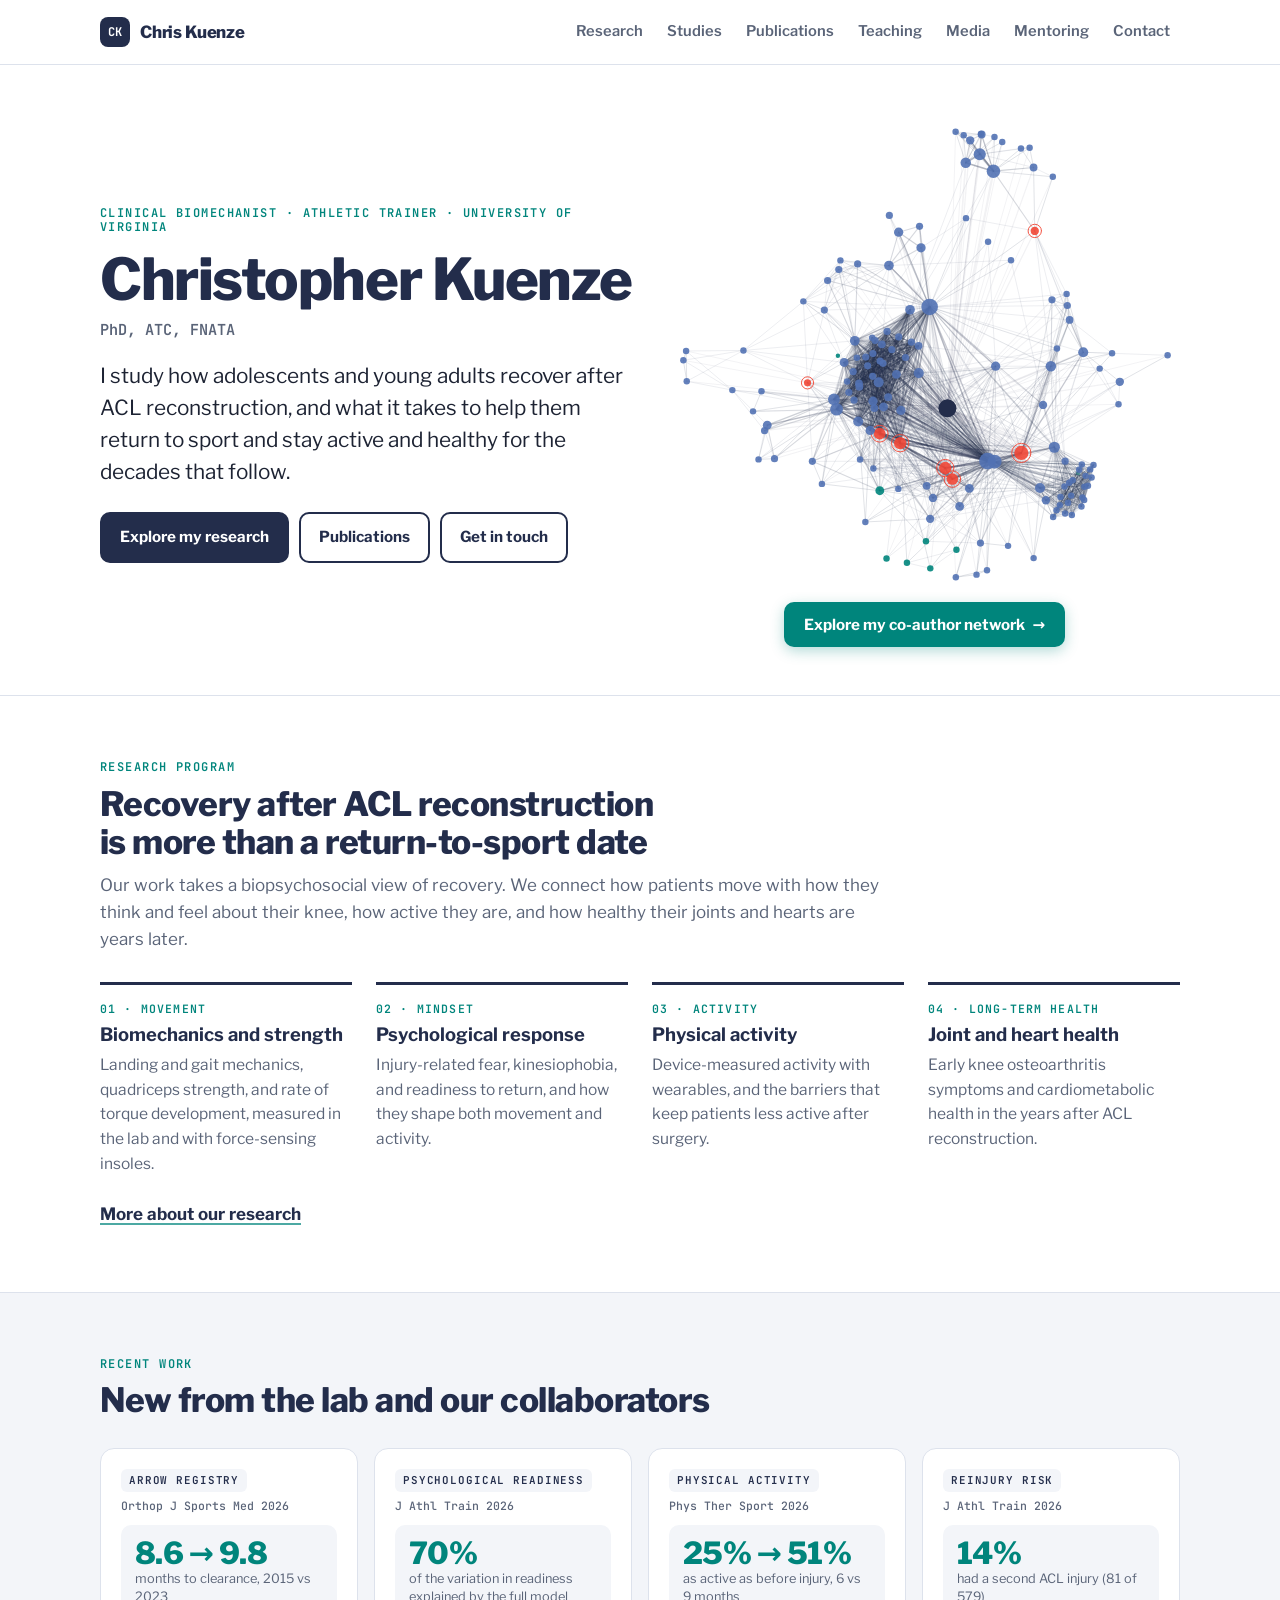
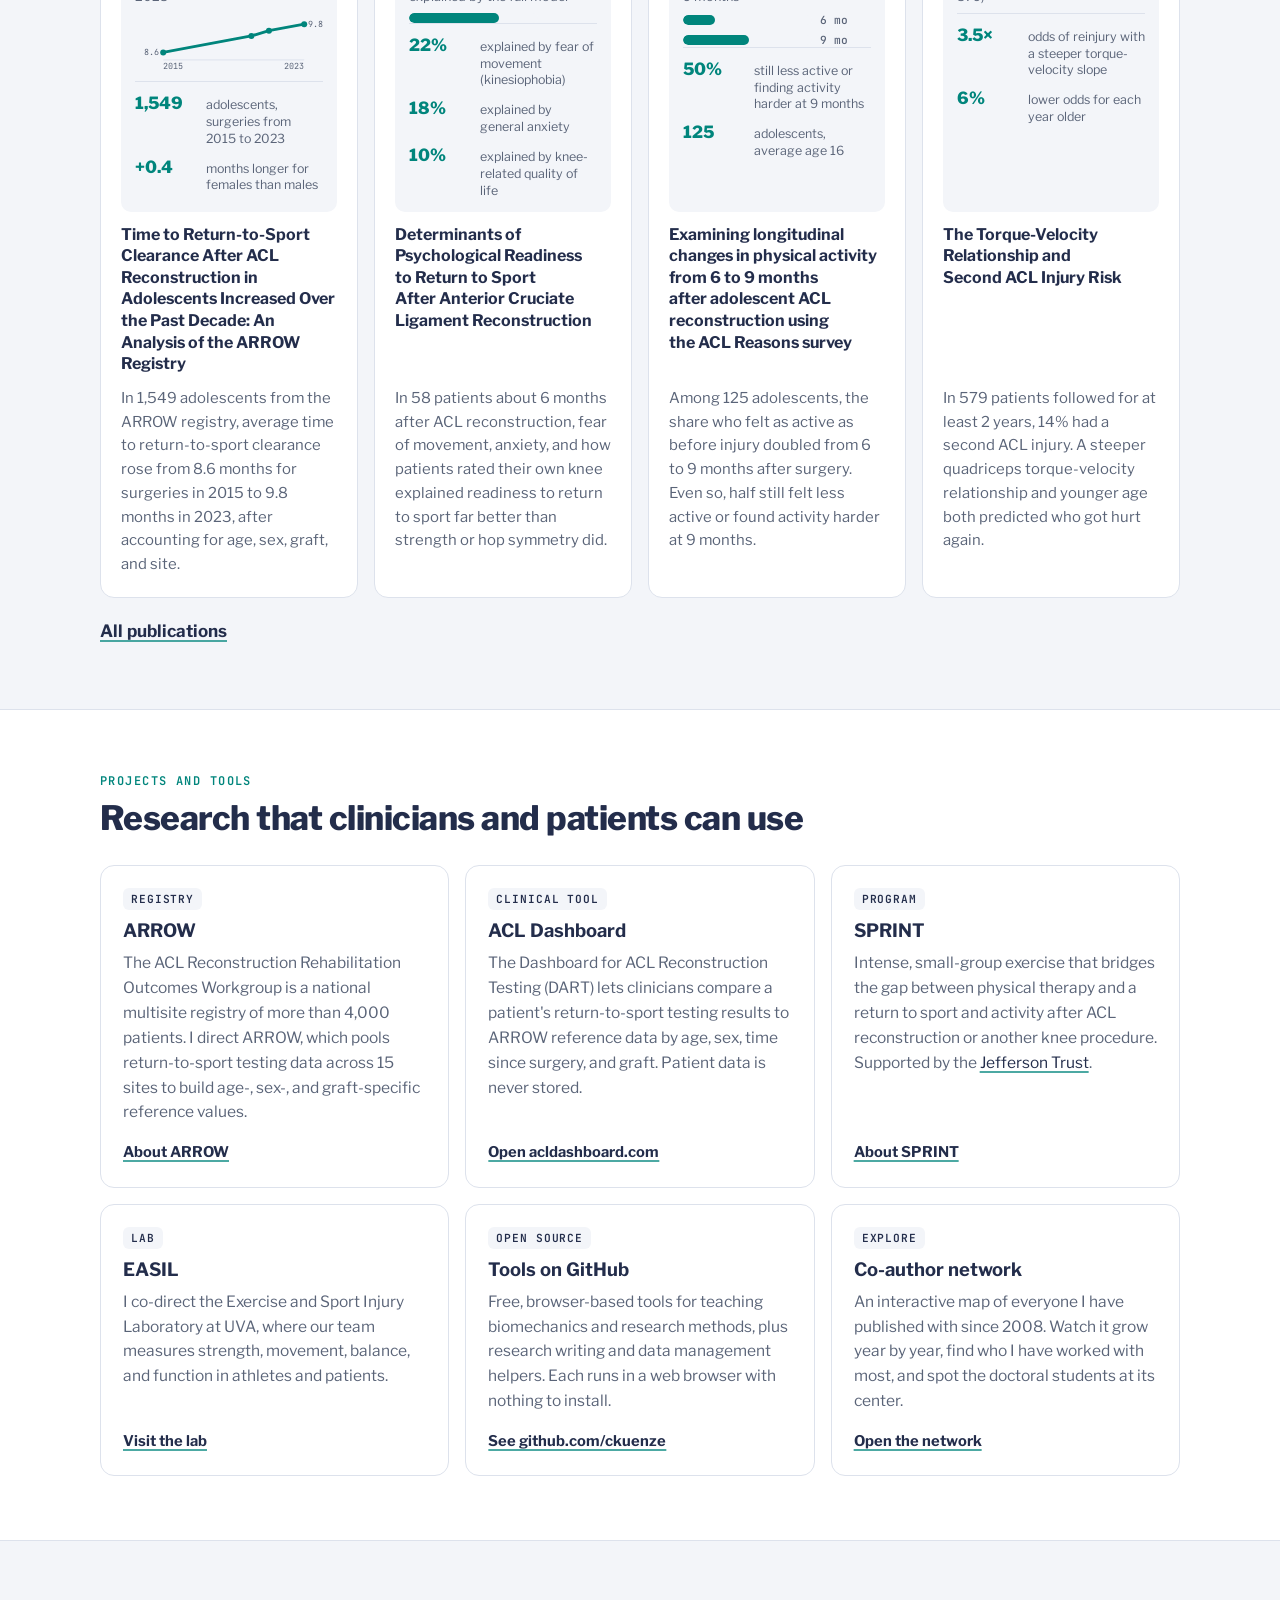
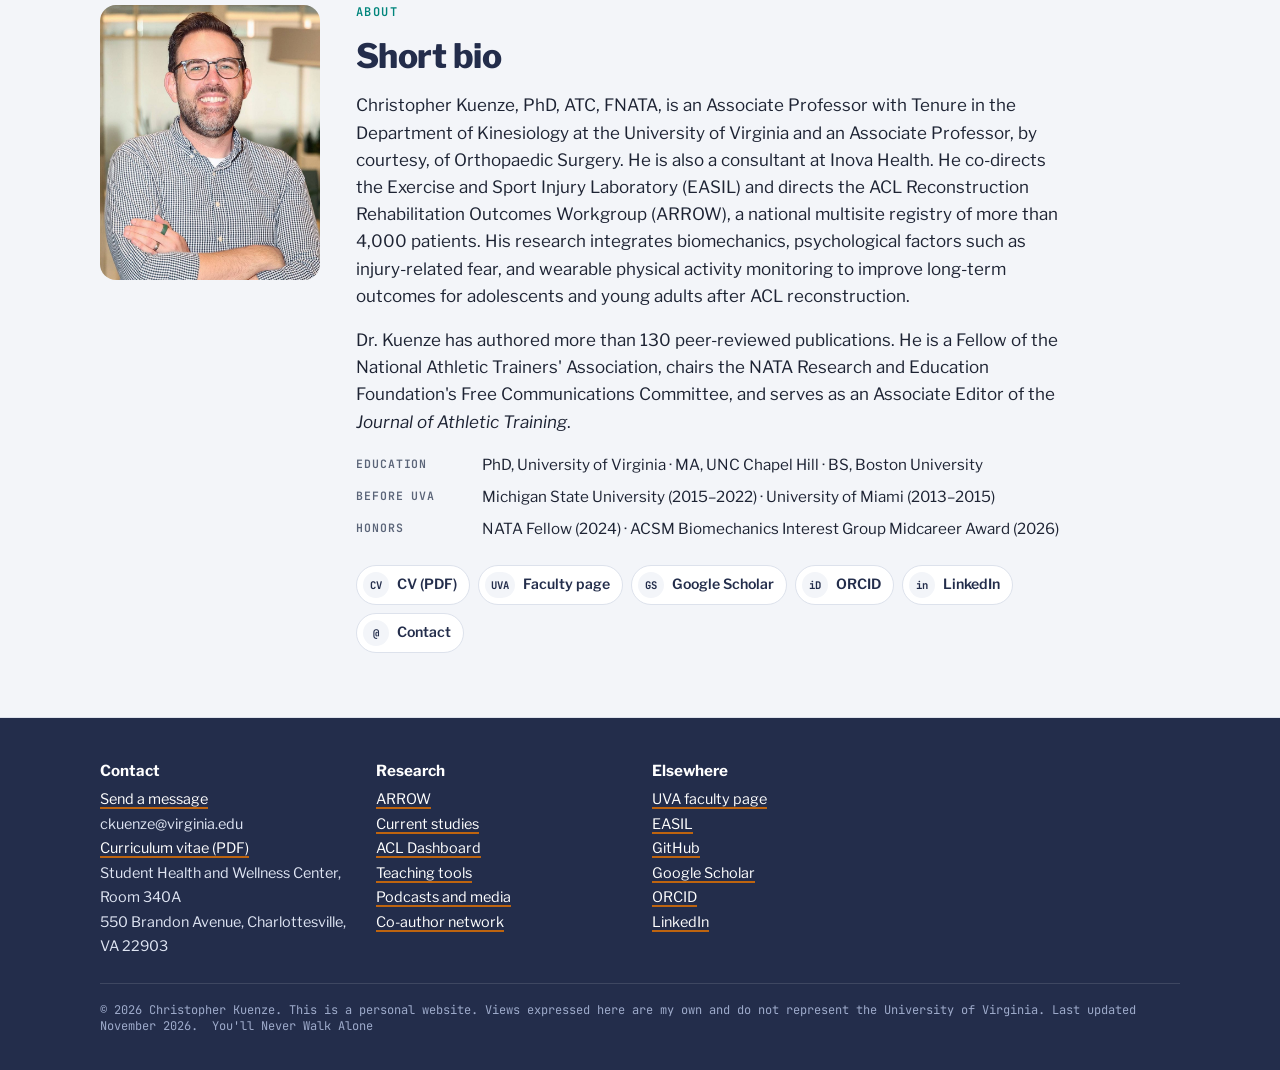
<file: index.html>
<!doctype html>
<html lang="en">
<head>
<meta charset="utf-8">
<meta name="viewport" content="width=device-width, initial-scale=1, viewport-fit=cover">
<title>Christopher Kuenze, PhD, ATC, FNATA</title>
<meta name="description" content="Christopher Kuenze studies recovery after ACL reconstruction at the University of Virginia, integrating biomechanics, psychological factors, and physical activity to improve long-term outcomes for young athletes.">
<meta property="og:title" content="Christopher Kuenze, PhD, ATC, FNATA">
<meta property="og:description" content="Research on recovery after ACL reconstruction: biomechanics, psychological readiness, physical activity, and long-term joint health.">
<meta property="og:type" content="website">
<meta property="og:url" content="https://chriskuenze.com/">
<meta property="og:site_name" content="Christopher Kuenze">
<meta property="og:image" content="https://chriskuenze.com/assets/og-image.png">
<meta property="og:image:width" content="1200">
<meta property="og:image:height" content="630">
<meta property="og:image:alt" content="Christopher Kuenze, PhD, ATC, FNATA. Recovery after ACL reconstruction.">
<meta name="twitter:card" content="summary_large_image">
<link rel="canonical" href="https://chriskuenze.com/">
<script type="application/ld+json">{"@context":"https://schema.org","@type":"Person","name":"Christopher Kuenze","honorificSuffix":"PhD, ATC, FNATA","url":"https://chriskuenze.com/","image":"https://chriskuenze.com/assets/headshot.jpg","jobTitle":"Associate Professor of Kinesiology","worksFor":{"@type":"CollegeOrUniversity","name":"University of Virginia"},"knowsAbout":["ACL reconstruction","Biomechanics","Return to sport","Physical activity","Psychological readiness","Knee osteoarthritis"],"sameAs":["https://orcid.org/0000-0001-9184-4636","https://scholar.google.com/citations?user=qaAtX5cAAAAJ","https://education.virginia.edu/about/directory/chris-kuenze","https://github.com/ckuenze","https://www.linkedin.com/in/chris-kuenze-a08b14a6/"]}</script>
<link rel="icon" href="assets/favicon.svg" type="image/svg+xml">
<link rel="preconnect" href="https://fonts.googleapis.com"><link rel="preconnect" href="https://fonts.gstatic.com" crossorigin>
<link rel="stylesheet" href="https://fonts.googleapis.com/css2?family=Libre+Franklin:wght@400;600;700;800&family=JetBrains+Mono:wght@500;600&display=swap">
<link rel="stylesheet" href="assets/site.css">
<script defer src="https://static.cloudflareinsights.com/beacon.min.js" data-cf-beacon='{"token": "7c189cdaad5f4b2d9b883b14133355eb"}'></script>
</head>
<body data-root="">
<header class="top">
  <div class="wrap">
    <a class="brand" href="./"><i>CK</i>Chris Kuenze</a>
    <nav class="nav" aria-label="Main">
      <a href="research.html">Research</a>
      <a href="studies.html">Studies</a>
      <a href="publications.html">Publications</a>
      <a href="teaching.html">Teaching</a>
      <a href="media.html">Media</a>
      <a href="mentoring.html">Mentoring</a>
      <a href="contact.html">Contact</a>
    </nav>
  </div>
</header>

<main>
  <section class="hero">
    <div class="wrap">
      <div>
        <div class="eyebrow">Clinical biomechanist · Athletic trainer · University of Virginia</div>
        <h1>Christopher Kuenze</h1>
        <div class="cred">PhD, ATC, FNATA</div>
        <p class="lede">I study how adolescents and young adults recover after ACL reconstruction, and what it takes to help them return to sport and stay active and healthy for the decades that follow.</p>
        <div class="btns">
          <a class="btn primary" href="research.html">Explore my research</a>
          <a class="btn" href="publications.html">Publications</a>
          <a class="btn" href="contact.html">Get in touch</a>
        </div>
      </div>
      <figure class="hero-art">
        <a href="network/" class="hero-art-link" aria-label="Explore my co-author network"><canvas id="constellation" aria-hidden="true"></canvas></a>
        <figcaption><a href="network/" class="net-cta">Explore my co-author network <span aria-hidden="true">→</span></a></figcaption>
      </figure>
    </div>
  </section>

  <section class="band">
    <div class="wrap">
      <div class="sec-head">
        <div class="eyebrow">Research program</div>
        <h2>Recovery after ACL reconstruction is more than a return-to-sport date</h2>
        <p class="muted">Our work takes a biopsychosocial view of recovery. We connect how patients move with how they think and feel about their knee, how active they are, and how healthy their joints and hearts are years later.</p>
      </div>
      <div class="grid four">
        <div class="theme"><div class="k">01 · Movement</div><h3>Biomechanics and strength</h3><p>Landing and gait mechanics, quadriceps strength, and rate of torque development, measured in the lab and with force-sensing insoles.</p></div>
        <div class="theme"><div class="k">02 · Mindset</div><h3>Psychological response</h3><p>Injury-related fear, kinesiophobia, and readiness to return, and how they shape both movement and activity.</p></div>
        <div class="theme"><div class="k">03 · Activity</div><h3>Physical activity</h3><p>Device-measured activity with wearables, and the barriers that keep patients less active after surgery.</p></div>
        <div class="theme"><div class="k">04 · Long-term health</div><h3>Joint and heart health</h3><p>Early knee osteoarthritis symptoms and cardiometabolic health in the years after ACL reconstruction.</p></div>
      </div>
      <p style="margin-top:24px"><a href="research.html"><b>More about our research</b></a></p>
    </div>
  </section>

  <section class="band alt">
    <div class="wrap">
      <div class="sec-head">
        <div class="eyebrow">Recent work</div>
        <h2>New from the lab and our collaborators</h2>
      </div>
      <div class="recent-grid" id="recent"></div>
      <p style="margin-top:20px"><a href="publications.html"><b>All publications</b></a></p>
    </div>
  </section>

  <section class="band">
    <div class="wrap">
      <div class="sec-head">
        <div class="eyebrow">Projects and tools</div>
        <h2>Research that clinicians and patients can use</h2>
      </div>
      <div class="grid two">
        <article class="project">
          <span class="tag">Registry</span>
          <h3>ARROW</h3>
          <p>The ACL Reconstruction Rehabilitation Outcomes Workgroup is a national multisite registry of more than 4,000 patients. I direct ARROW, which pools return-to-sport testing data across 15 sites to build age-, sex-, and graft-specific reference values.</p>
          <a class="more" href="research.html#arrow">About ARROW</a>
        </article>
        <article class="project">
          <span class="tag">Clinical tool</span>
          <h3>ACL Dashboard</h3>
          <p>The Dashboard for ACL Reconstruction Testing (DART) lets clinicians compare a patient's return-to-sport testing results to ARROW reference data by age, sex, time since surgery, and graft. Patient data is never stored.</p>
          <a class="more" href="https://acldashboard.com/" rel="noopener">Open acldashboard.com</a>
        </article>
        <article class="project">
          <span class="tag">Program</span>
          <h3>SPRINT</h3>
          <p>Intense, small-group exercise that bridges the gap between physical therapy and a return to sport and activity after ACL reconstruction or another knee procedure. Supported by the <a href="https://jeffersontrust.org/" rel="noopener">Jefferson Trust</a>.</p>
          <a class="more" href="studies.html#sprint">About SPRINT</a>
        </article>
        <article class="project">
          <span class="tag">Lab</span>
          <h3>EASIL</h3>
          <p>I co-direct the Exercise and Sport Injury Laboratory at UVA, where our team measures strength, movement, balance, and function in athletes and patients.</p>
          <a class="more" href="https://education.virginia.edu/research-initiatives/research-centers-labs/research-labs/exercise-and-sport-injury-laboratory" rel="noopener">Visit the lab</a>
        </article>
        <article class="project">
          <span class="tag">Open source</span>
          <h3>Tools on GitHub</h3>
          <p>Free, browser-based tools for teaching biomechanics and research methods, plus research writing and data management helpers. Each runs in a web browser with nothing to install.</p>
          <a class="more" href="https://github.com/ckuenze" rel="noopener">See github.com/ckuenze</a>
        </article>
        <article class="project">
          <span class="tag">Explore</span>
          <h3>Co-author network</h3>
          <p>An interactive map of everyone I have published with since 2008. Watch it grow year by year, find who I have worked with most, and spot the doctoral students at its center.</p>
          <a class="more" href="network/">Open the network</a>
        </article>
      </div>
    </div>
  </section>

  <section class="band alt" id="about">
    <div class="wrap about">
      <div class="portrait"><img src="assets/headshot.jpg" alt="Christopher Kuenze, smiling with arms crossed, in a checked shirt" width="800" height="1000" loading="lazy"></div>
      <div class="prose">
        <div class="eyebrow">About</div>
        <h2>Short bio</h2>
        <p>Christopher Kuenze, PhD, ATC, FNATA, is an Associate Professor with Tenure in the Department of Kinesiology at the University of Virginia and an Associate Professor, by courtesy, of Orthopaedic Surgery. He is also a consultant at Inova Health. He co-directs the Exercise and Sport Injury Laboratory (EASIL) and directs the ACL Reconstruction Rehabilitation Outcomes Workgroup (ARROW), a national multisite registry of more than 4,000 patients. His research integrates biomechanics, psychological factors such as injury-related fear, and wearable physical activity monitoring to improve long-term outcomes for adolescents and young adults after ACL reconstruction.</p>
        <p>Dr. Kuenze has authored more than 130 peer-reviewed publications. He is a Fellow of the National Athletic Trainers' Association, chairs the NATA Research and Education Foundation's Free Communications Committee, and serves as an Associate Editor of the <em>Journal of Athletic Training</em>.</p>
        <ul class="facts-list">
          <li><b>Education</b><span>PhD, University of Virginia · MA, UNC Chapel Hill · BS, Boston University</span></li>
          <li><b>Before UVA</b><span>Michigan State University (2015–2022) · University of Miami (2013–2015)</span></li>
          <li><b>Honors</b><span>NATA Fellow (2024) · ACSM Biomechanics Interest Group Midcareer Award (2026)</span></li>
        </ul>
        <nav class="profile-links" aria-label="Find my work online">
          <a href="assets/cv/Kuenze-CV.pdf"><i>CV</i>CV (PDF)</a>
          <a href="https://education.virginia.edu/about/directory/chris-kuenze" rel="noopener"><i>UVA</i>Faculty page</a>
          <a href="https://scholar.google.com/citations?user=qaAtX5cAAAAJ" rel="noopener"><i>GS</i>Google Scholar</a>
          <a href="https://orcid.org/0000-0001-9184-4636" rel="noopener"><i>iD</i>ORCID</a>
          <a href="https://www.linkedin.com/in/chris-kuenze-a08b14a6/" rel="noopener"><i>in</i>LinkedIn</a>
          <a href="contact.html"><i>@</i>Contact</a>
        </nav>
      </div>
    </div>
  </section>
</main>

<footer>
  <div class="wrap">
    <div>
      <h3>Contact</h3>
      <p><a href="contact.html">Send a message</a><br>ckuenze@virginia.edu<br><a href="assets/cv/Kuenze-CV.pdf">Curriculum vitae (PDF)</a></p>
      <p>Student Health and Wellness Center, Room 340A<br>550 Brandon Avenue, Charlottesville, VA 22903</p>
    </div>
    <div>
      <h3>Research</h3>
      <ul><li><a href="research.html#arrow">ARROW</a></li><li><a href="studies.html">Current studies</a></li><li><a href="https://acldashboard.com/" rel="noopener">ACL Dashboard</a></li><li><a href="teaching.html">Teaching tools</a></li><li><a href="media.html">Podcasts and media</a></li><li><a href="network/">Co-author network</a></li></ul>
    </div>
    <div>
      <h3>Elsewhere</h3>
      <ul><li><a href="https://education.virginia.edu/about/directory/chris-kuenze" rel="noopener">UVA faculty page</a></li><li><a href="https://education.virginia.edu/research-initiatives/research-centers-labs/research-labs/exercise-and-sport-injury-laboratory" rel="noopener">EASIL</a></li><li><a href="https://github.com/ckuenze" rel="noopener">GitHub</a></li><li><a href="https://scholar.google.com/citations?user=qaAtX5cAAAAJ" rel="noopener">Google Scholar</a></li><li><a href="https://orcid.org/0000-0001-9184-4636" rel="noopener">ORCID</a></li><li><a href="https://www.linkedin.com/in/chris-kuenze-a08b14a6/" rel="noopener">LinkedIn</a></li></ul>
    </div>
    <p class="fine">© <span data-year>2026</span> Christopher Kuenze. This is a personal website. Views expressed here are my own and do not represent the University of Virginia. Last updated <span data-updated>November 2026</span>. <a class="ynwa" href="https://www.youtube.com/watch?v=YhqiSO_UFxg" rel="noopener">You'll Never Walk Alone</a></p>
  </div>
</footer>
<script src="assets/site.js"></script>
</body>
</html>
</file>
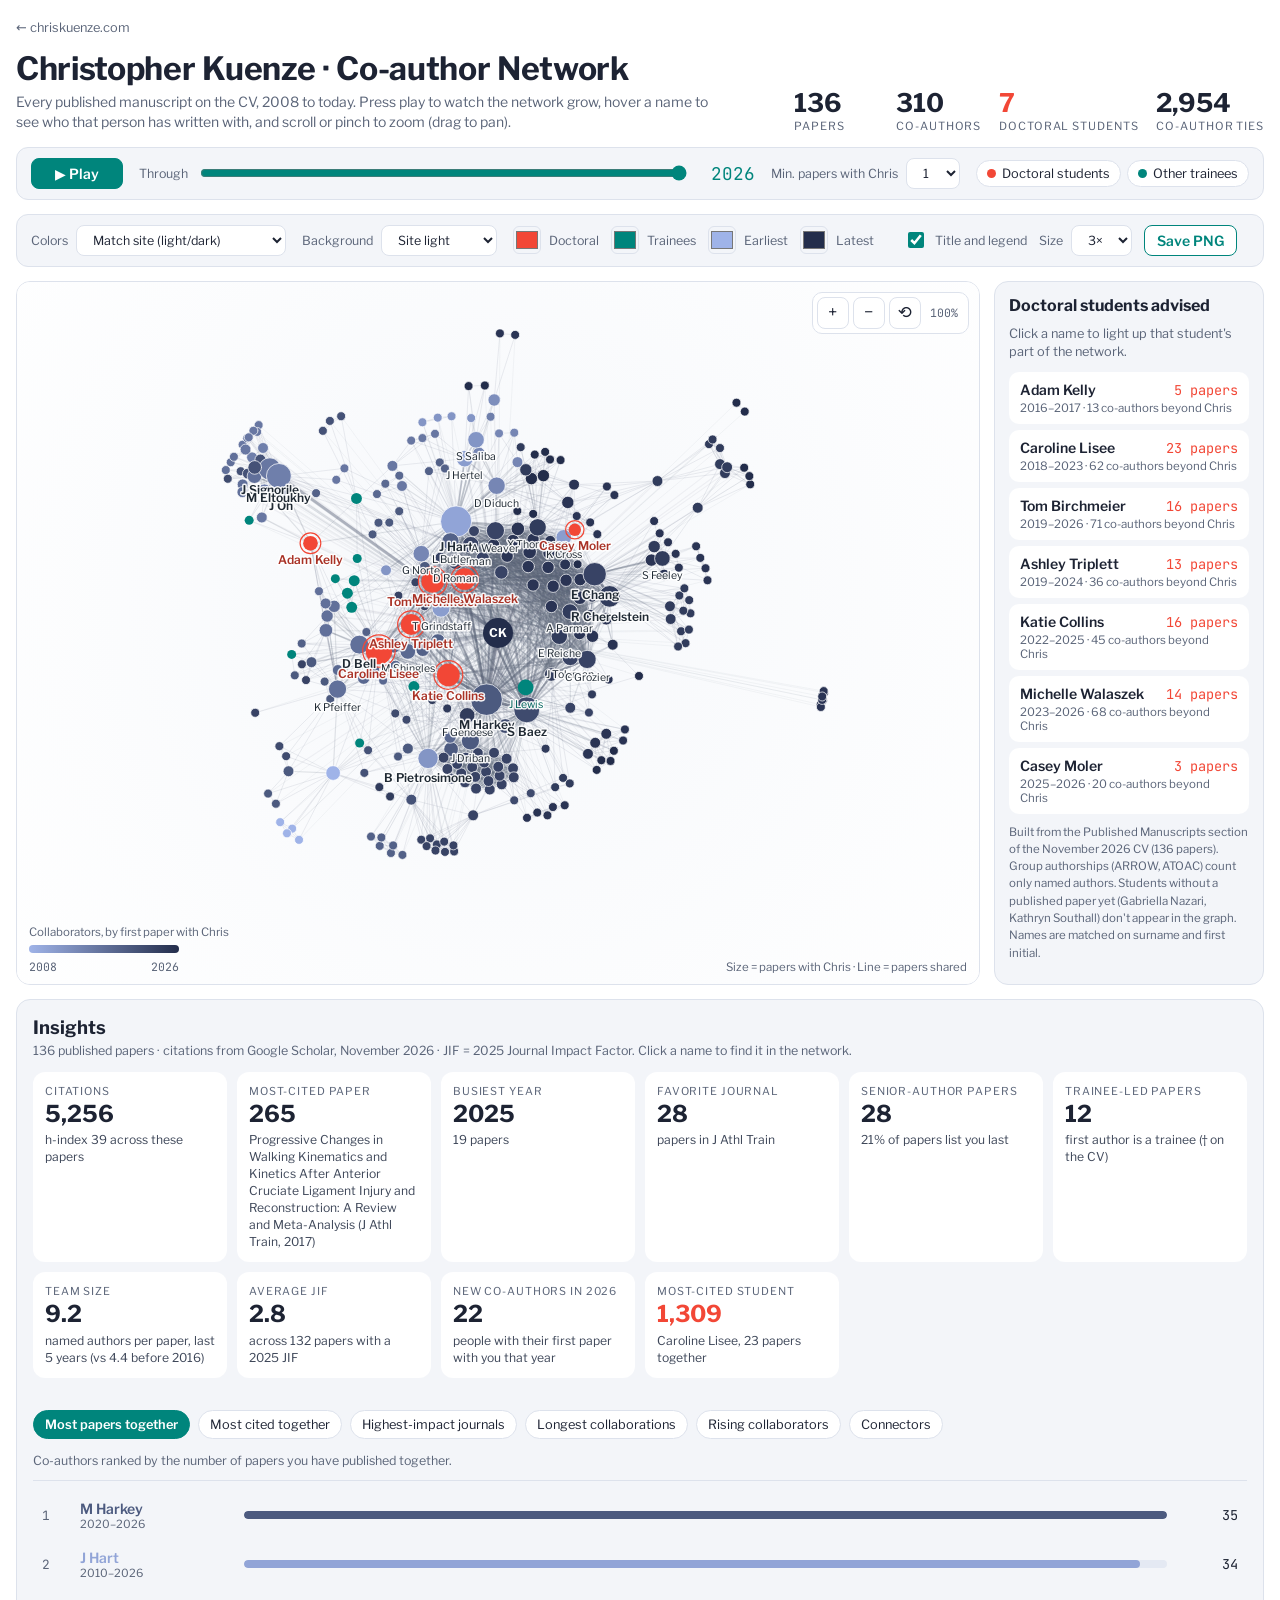
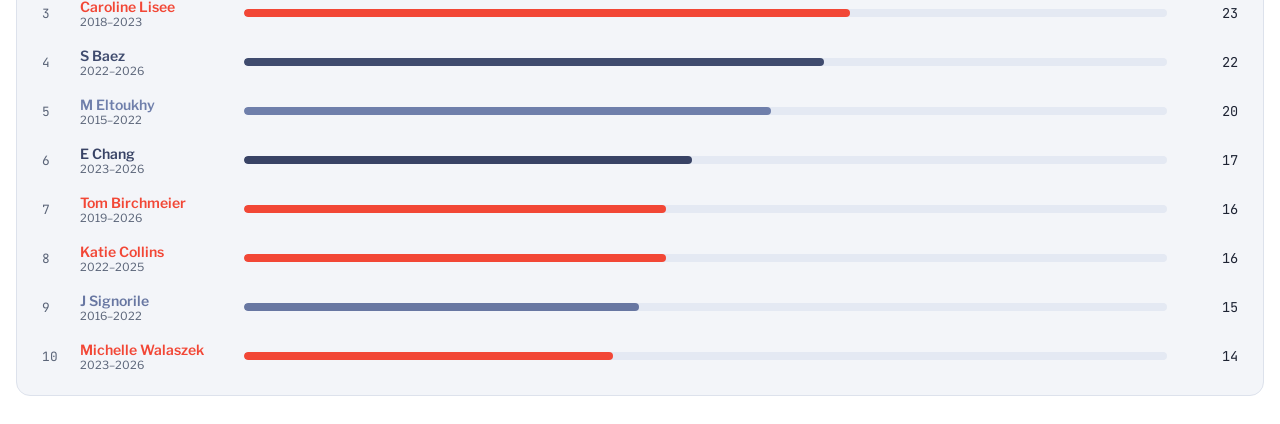
<file: network/index.html>
<!doctype html>
<html lang="en">
<head>
<meta charset="utf-8">
<meta name="viewport" content="width=device-width, initial-scale=1, viewport-fit=cover">
<style>body{margin:0;font-size:14px}[hidden]{display:none!important}</style>
<script defer src="https://static.cloudflareinsights.com/beacon.min.js" data-cf-beacon='{"token": "7c189cdaad5f4b2d9b883b14133355eb"}'></script>
</head>
<body>
<title>Kuenze Co-author Network</title>
<meta name="claude:viewport-fit-sides" content="cover">
<link rel="stylesheet" href="https://fonts.googleapis.com/css2?family=Libre+Franklin:wght@400;600;700;800&family=JetBrains+Mono:wght@400;500&display=swap">
<style>
/* Layout: the network canvas with a slim control bar above and a cohort panel beside it (stacks on phones).
   Theme: follows the viewer's light/dark setting with the same colors and type as chriskuenze.com. */
:root {
  --bg: #ffffff; --panel: #f3f5f9; --line: #dde2ec; --fg: #1d2333; --muted: #5a6478;
  --btn: #ffffff; --btnh: #b9c3d6; --soft: #ffffff; --chipon: #e4e9f3; --chiponline: #9fb0d3; --track: #e4e9f3;
  --factfg: #3d4658; --tipbg: rgba(255, 255, 255, 0.97); --tipline: #cfd6e4; --zoombg: rgba(255, 255, 255, 0.92);
  --stage0: #ffffff; --stage1: #f6f8fb; --ontint: #ffffff; --shadow: rgba(29, 35, 51, 0.12);
  --me: #232d4b; --phd: #f24736; --trainee: #00857c; --early: #9fb3e8; --late: #232d4b; --ui: #00857c;
  --display: "Libre Franklin", "Franklin Gothic Medium", "Segoe UI", system-ui, sans-serif; --body: "Libre Franklin", "Segoe UI", system-ui, sans-serif;
  --mono: "JetBrains Mono", Consolas, monospace;
}
@media (prefers-color-scheme: dark) { :root:not([data-theme="light"]) {
  --bg: #11172a; --panel: #171f36; --line: #2a3555; --fg: #e8ecf5; --muted: #9aa6c2;
  --btn: #1f2947; --btnh: #3a4a76; --soft: #1d2644; --chipon: #2a3760; --chiponline: #5a6da8; --track: #26314f;
  --factfg: #c3cbe0; --tipbg: rgba(13, 19, 38, 0.94); --tipline: #3a4a76; --zoombg: rgba(18, 26, 49, 0.85);
  --stage0: #11172a; --stage1: #1a2446; --ontint: #1a1205; --shadow: rgba(0, 0, 0, 0.4);
  --me: #ffffff; --phd: #f24736; --trainee: #3dd6c8; --early: #5272b4; --late: #c9d4f2; --ui: #3dd6c8; color-scheme: dark } }
:root[data-theme="dark"] {
  --bg: #11172a; --panel: #171f36; --line: #2a3555; --fg: #e8ecf5; --muted: #9aa6c2;
  --btn: #1f2947; --btnh: #3a4a76; --soft: #1d2644; --chipon: #2a3760; --chiponline: #5a6da8; --track: #26314f;
  --factfg: #c3cbe0; --tipbg: rgba(13, 19, 38, 0.94); --tipline: #3a4a76; --zoombg: rgba(18, 26, 49, 0.85);
  --stage0: #11172a; --stage1: #1a2446; --ontint: #1a1205; --shadow: rgba(0, 0, 0, 0.4);
  --me: #ffffff; --phd: #f24736; --trainee: #3dd6c8; --early: #5272b4; --late: #c9d4f2; --ui: #3dd6c8; color-scheme: dark }
* { box-sizing: border-box }
body { background: var(--bg); color: var(--fg); font-family: var(--body); }
.wrap { max-width: 1320px; margin: 0 auto; padding-block: 20px 28px;
  padding-left: max(16px, env(safe-area-inset-left, 0px)); padding-right: max(16px, env(safe-area-inset-right, 0px)); display: grid; gap: 14px }
.wrap > *, header > div { min-width: 0 }
header { display: flex; flex-wrap: wrap; align-items: end; justify-content: space-between; gap: 12px }
h1 { font-family: var(--display); font-size: clamp(1.4rem, 3vw, 2rem); margin: 0; letter-spacing: -0.01em; text-wrap: balance }
.sub { color: var(--muted); margin: 4px 0 0; max-width: 70ch; line-height: 1.45 }
.stats { display: flex; gap: 18px; flex-wrap: wrap }
.stat { min-width: 84px }
.stat b { display: block; font-family: var(--display); font-size: 1.6rem; font-variant-numeric: tabular-nums; line-height: 1 }
.stat span { font-size: 0.7rem; letter-spacing: 0.08em; text-transform: uppercase; color: var(--muted) }
.stat.phd b { color: var(--phd) }
.controls { display: flex; flex-wrap: wrap; gap: 10px 16px; align-items: center; background: var(--panel); border: 1px solid var(--line); border-radius: 12px; padding: 10px 14px }
.controls label { font-size: 0.78rem; color: var(--muted); display: flex; align-items: center; gap: 8px }
button, select { font: inherit; color: var(--fg); background: var(--btn); border: 1px solid var(--line); border-radius: 8px; padding: 6px 12px; cursor: pointer }
button:hover, select:hover { border-color: var(--btnh) }
button:focus-visible, select:focus-visible, input:focus-visible { outline: 2px solid var(--ui); outline-offset: 2px }
#play { background: var(--ui); color: var(--ontint); border-color: var(--ui); font-weight: 600; min-width: 92px }
.yearbox { display: flex; align-items: center; gap: 10px; flex: 1 1 260px; min-width: 0 }
#year { flex: 1; accent-color: var(--ui); min-width: 0 }
#yearLabel { font-family: var(--mono); font-size: 1.1rem; color: var(--ui); min-width: 3.2em; text-align: right }
.chips { display: flex; gap: 6px; flex-wrap: wrap }
.chip { display: inline-flex; align-items: center; gap: 6px; font-size: 0.8rem; padding: 5px 10px; border-radius: 999px }
.chip i { width: 9px; height: 9px; border-radius: 50%; display: inline-block }
.chip[aria-pressed="true"] { background: var(--chipon); border-color: var(--chiponline) }
.main { display: grid; grid-template-columns: minmax(0, 1fr) 270px; gap: 14px }
@media (max-width: 860px) { .main { grid-template-columns: 1fr } }
.stage { position: relative; background: radial-gradient(ellipse at 50% 45%, var(--stage1) 0%, var(--stage0) 70%); border: 1px solid var(--line); border-radius: 14px; overflow: hidden; min-width: 0 }
canvas { display: block; width: 100%; touch-action: none; user-select: none }
@media (max-width: 640px) { .hint { display: none } }
.muted { color: var(--muted) }
.insights { background: var(--panel); border: 1px solid var(--line); border-radius: 14px; padding: 16px; display: grid; gap: 14px; min-width: 0 }
.ins-head h2 { font-family: var(--display); font-size: 1.15rem; margin: 0 }
.ins-head h2 span { font-family: var(--mono); font-size: 0.85rem; font-weight: 400 }
.ins-head p { margin: 4px 0 0; font-size: 0.78rem }
.facts { display: grid; grid-template-columns: repeat(auto-fill, minmax(190px, 1fr)); gap: 10px }
.fact { background: var(--soft); border-radius: 12px; padding: 12px; display: grid; gap: 4px; align-content: start; min-width: 0 }
.fact b { font-family: var(--display); font-size: 1.45rem; font-variant-numeric: tabular-nums; line-height: 1.1; color: var(--fact, var(--fg)) }
.fact span { font-size: 0.68rem; letter-spacing: 0.08em; text-transform: uppercase; color: var(--muted) }
.fact small { font-size: 0.76rem; color: var(--factfg); line-height: 1.4; overflow-wrap: anywhere }
.boards { margin-top: 18px }
.tabs { display: flex; flex-wrap: wrap; gap: 8px }
.tabs button { font-size: 0.8rem; padding: 6px 11px; border-radius: 999px }
.tabs button[aria-selected="true"] { background: var(--ui); border-color: var(--ui); color: var(--ontint); font-weight: 600 }
.board-desc { margin: 14px 0 0; font-size: 0.78rem }
.board { list-style: none; margin: 12px 0 0; padding: 12px 0 0; border-top: 1px solid var(--line, rgba(127,127,127,.25)); display: grid; gap: 4px }
.board li button { width: 100%; display: grid; grid-template-columns: 2em minmax(0, 11em) minmax(60px, 1fr) auto; gap: 10px; align-items: center; text-align: left; background: transparent; border: 1px solid transparent; padding: 6px 8px }
.board li button:hover { background: var(--soft); border-color: var(--line) }
.board .rk { font-family: var(--mono); color: var(--muted); font-size: 0.8rem }
.board .nm { font-weight: 600; overflow: hidden; text-overflow: ellipsis; white-space: nowrap }
.board .nm small { display: block; font-weight: 400; color: var(--muted); font-size: 0.7rem; white-space: nowrap; overflow: hidden; text-overflow: ellipsis }
.board .bar { height: 8px; border-radius: 4px; background: var(--track); overflow: hidden }
.board .bar i { display: block; height: 100%; border-radius: 4px }
.board .vl { font-family: var(--mono); font-size: 0.85rem; font-variant-numeric: tabular-nums; min-width: 4.5em; text-align: right }
@media (max-width: 560px) { .board li button { grid-template-columns: 1.6em minmax(0, 1fr) auto } .board .bar { display: none } }
.swatches, .savegroup { display: flex; flex-wrap: wrap; align-items: center; gap: 8px 12px }
.savegroup { margin-left: auto }
input[type="color"] { width: 28px; height: 28px; padding: 0; border: 1px solid var(--line); border-radius: 6px; background: none; cursor: pointer }
input[type="checkbox"] { accent-color: var(--ui); width: 16px; height: 16px }
#savePng { background: var(--btn); border-color: var(--ui); color: var(--ui); font-weight: 600 }
#savePng:disabled { opacity: 0.45; cursor: not-allowed }
.note { font-size: 0.75rem; color: var(--muted); max-width: 32ch }

.stage[data-bg="none"] { background: repeating-conic-gradient(#d9dde5 0 25%, #ffffff 0 50%) 0 0 / 18px 18px }
.stage[data-bg="white"] .legend, .stage[data-bg="light"] .legend, .stage[data-bg="none"] .legend,
.stage[data-bg="white"] .hint, .stage[data-bg="light"] .hint, .stage[data-bg="none"] .hint { color: #52606d }
.zoom { position: absolute; top: 10px; right: 10px; display: flex; align-items: center; gap: 4px; background: var(--zoombg); border: 1px solid var(--line); border-radius: 10px; padding: 4px }
.zoom button { width: 32px; height: 32px; padding: 0; font-size: 1.05rem; line-height: 1 }
.zoom span { font-family: var(--mono); font-size: 0.72rem; color: var(--muted); min-width: 3.4em; text-align: center }
.tip { position: absolute; pointer-events: none; background: var(--tipbg); border: 1px solid var(--tipline); border-radius: 10px; padding: 10px 12px; font-size: 0.8rem; line-height: 1.45; max-width: 250px; box-shadow: 0 8px 24px var(--shadow) }
.tip h3 { margin: 0 0 2px; font-family: var(--display); font-size: 0.95rem }
.tip .role { font-size: 0.68rem; letter-spacing: 0.08em; text-transform: uppercase }
.tip .k { color: var(--muted) }
.legend { position: absolute; left: 12px; bottom: 10px; font-size: 0.72rem; color: var(--muted); display: grid; gap: 6px }
.ramp { width: 150px; height: 8px; border-radius: 4px; background: linear-gradient(90deg, var(--early), var(--late)) }
.ramprow { display: flex; justify-content: space-between; width: 150px; font-family: var(--mono) }
.hint { position: absolute; right: 12px; bottom: 10px; font-size: 0.72rem; color: var(--muted) }
aside { background: var(--panel); border: 1px solid var(--line); border-radius: 14px; padding: 14px; display: grid; gap: 10px; align-content: start; min-width: 0 }
aside h2 { font-family: var(--display); font-size: 1rem; margin: 0 }
aside p { margin: 0; color: var(--muted); font-size: 0.8rem; line-height: 1.45 }
.cohort { display: grid; gap: 6px }
.stu { display: grid; grid-template-columns: 1fr auto; gap: 2px 8px; text-align: left; padding: 8px 10px; background: var(--soft); border-radius: 10px; border: 1px solid transparent }
.stu:hover, .stu[aria-pressed="true"] { border-color: var(--ui) }
.stu b { font-weight: 600 }
.stu em { font-style: normal; font-family: var(--mono); color: var(--phd); font-size: 0.85rem }
.stu small { color: var(--muted); grid-column: 1 / -1; font-size: 0.72rem }
.stu.dim { opacity: 0.35 }
.foot { color: var(--muted); font-size: 0.72rem; line-height: 1.5 }
body.anfield .stat b { color: #e0182f }
body.anfield h1 { color: #e0182f }
body.anfield .stat.phd b { color: #e0182f }
/* Anfield view: its own fixed red look in both themes */
#anfieldView { display: grid; gap: 14px }
#anfieldView[hidden] { display: none }
.af-bar { display: flex; flex-wrap: wrap; gap: 10px 16px; align-items: center; background: #2a0710; border: 1px solid #5a1222; border-radius: 12px; padding: 10px 14px; color: #f3dfe2 }
.af-bar button { background: #c8102e; color: #fff; border-color: #c8102e; font-weight: 600 }
.af-bar button.ghost { background: transparent; color: #f3dfe2; border-color: #7a2234 }
.af-bar label { font-size: 0.78rem; color: #e3b8c0; display: flex; gap: 8px; align-items: center }
.af-bar input[type="range"] { accent-color: #c8102e; flex: 1; min-width: 0 }
.af-bar .yr { font-family: var(--mono); color: #ff6b7d; min-width: 3.2em; text-align: right }
.af-main { display: grid; grid-template-columns: minmax(0, 1fr) 270px; gap: 14px }
@media (max-width: 860px) { .af-main { grid-template-columns: 1fr } }
.af-stage { position: relative; border-radius: 14px; overflow: hidden; border: 1px solid #5a1222; background: #3a0510; min-width: 0 }
.af-stage canvas { display: block; width: 100% }
.af-tip { position: absolute; pointer-events: none; background: rgba(30, 4, 10, 0.95); color: #fff; border: 1px solid #7a2234; border-radius: 10px; padding: 9px 12px; font-size: 0.8rem; line-height: 1.45; max-width: 240px }
.af-tip b { display: block; font-size: 0.95rem }
.af-tip span { color: #e3b8c0 }
.af-legend { position: absolute; left: 12px; bottom: 10px; display: flex; flex-wrap: wrap; gap: 6px 14px; font-size: 0.72rem; color: #f3dfe2 }
.af-legend i { display: inline-block; width: 10px; height: 10px; border-radius: 50%; margin-right: 6px; vertical-align: -1px }
.af-side, .af-honours { background: #2a0710; border: 1px solid #5a1222; border-radius: 14px; padding: 14px; color: #f3dfe2; display: grid; gap: 8px; align-content: start; min-width: 0 }
.af-side h2, .af-honours h2 { font-family: var(--display); font-size: 1rem; margin: 0; color: #fff }
.af-side p, .af-honours p { margin: 0; font-size: 0.78rem; color: #e3b8c0; line-height: 1.45 }
.af-mgr { display: grid; grid-template-columns: 1fr auto; gap: 2px 8px; text-align: left; background: #3a0b16; color: #fff; border: 1px solid transparent; border-radius: 10px; padding: 7px 10px }
.af-mgr:hover, .af-mgr[aria-pressed="true"] { border-color: #00b2a9 }
.af-mgr em { font-style: normal; font-family: var(--mono); color: #4fd6cc; font-size: 0.8rem }
.af-honours .grid { display: grid; grid-template-columns: repeat(auto-fill, minmax(150px, 1fr)); gap: 10px }
.af-honours .h { background: #3a0b16; border-radius: 12px; padding: 12px; display: grid; gap: 2px }
.af-honours .h b { font-family: var(--display); font-size: 1.6rem; color: #ff4d5e; line-height: 1.1 }
.af-honours .h span { font-size: 0.68rem; letter-spacing: 0.08em; text-transform: uppercase; color: #e3b8c0 }
.af-top { list-style: none; margin: 0; padding: 0; display: grid; grid-template-columns: repeat(auto-fill, minmax(210px, 1fr)); gap: 4px 16px; font-size: 0.86rem }
.af-top li { display: grid; grid-template-columns: 2em minmax(0, 1fr) auto; gap: 8px; padding: 4px 0; border-bottom: 1px solid #4a0d1a }
.af-top .rk { font-family: var(--mono); color: #ff6b7d }
.af-top .yrs { font-family: var(--mono); color: #c99aa3; font-size: 0.74rem }
@media (prefers-reduced-motion: reduce) { * { transition: none !important } }
.sitelink{color:var(--muted);font-size:.8rem;text-decoration:none}.sitelink:hover{color:var(--fg)}</style>

<div class="wrap"><a class="sitelink" href="../">&larr; chriskuenze.com</a>
  <header>
    <div>
      <h1>Christopher Kuenze · Co-author Network</h1>
      <p class="sub">Every published manuscript on the CV, 2008 to today. Press play to watch the network grow, hover a name to see who that person has written with, and scroll or pinch to zoom (drag to pan).</p>
    </div>
    <div class="stats" aria-live="polite">
      <div class="stat"><b id="sPapers">0</b><span>Papers</span></div>
      <div class="stat"><b id="sAuthors">0</b><span>Co-authors</span></div>
      <div class="stat phd"><b id="sPhd">0</b><span>Doctoral students</span></div>
      <div class="stat"><b id="sTies">0</b><span>Co-author ties</span></div>
    </div>
  </header>

  <div class="controls">
    <button id="play" type="button">▶ Play</button>
    <div class="yearbox"><label for="year">Through</label><input id="year" type="range" min="2008" max="2026" step="1" value="2026"><span id="yearLabel">2026</span></div>
    <label for="minp">Min. papers with Chris
      <select id="minp"><option value="1">1</option><option value="2">2</option><option value="3">3</option><option value="5">5</option></select>
    </label>
    <div class="chips" role="group" aria-label="Spotlight">
      <button class="chip" id="cPhd" type="button" aria-pressed="false"><i style="background:var(--phd)"></i>Doctoral students</button>
      <button class="chip" id="cTr" type="button" aria-pressed="false"><i style="background:var(--trainee)"></i>Other trainees</button>
    </div>
  </div>

  <div class="controls export" role="group" aria-label="Colors and image">
    <label for="preset">Colors
      <select id="preset">
        <option value="site" selected>Match site (light/dark)</option>
        <option value="constellation">Constellation</option>
        <option value="classic">Classic green</option>
        <option value="uvablue">UVA Blue (secondary colors)</option>
        <option value="uva">UVA navy and orange</option>
        <option value="print">Print (gray and gold)</option>
        <option value="custom" hidden>Custom</option>
      </select>
    </label>
    <label for="bg">Background
      <select id="bg">
        <option value="sitelight">Site light</option>
        <option value="sitedark">Site dark</option>
        <option value="night">Night sky</option>
        <option value="uvablue">UVA Blue</option>
        <option value="navy">Navy</option>
        <option value="white">White</option>
        <option value="light">Light gray</option>
        <option value="none">Transparent</option>
      </select>
    </label>
    <div class="swatches">
      <label for="col-phd"><input type="color" id="col-phd" value="#ffb547">Doctoral</label>
      <label for="col-trainee"><input type="color" id="col-trainee" value="#ff6f91">Trainees</label>
      <label for="col-early"><input type="color" id="col-early" value="#2dd4bf">Earliest</label>
      <label for="col-late"><input type="color" id="col-late" value="#8b7bff">Latest</label>
    </div>
    <div class="savegroup">
      <label for="withLegend"><input type="checkbox" id="withLegend" checked>Title and legend</label>
      <label for="scale">Size
        <select id="scale"><option value="2">2×</option><option value="3" selected>3×</option><option value="4">4×</option></select>
      </label>
      <button id="savePng" type="button">Save PNG</button>
      <span id="saveNote" class="note" aria-live="polite"></span>
    </div>
  </div>

  <div class="main">
    <div class="stage" id="stage">
      <canvas id="cv" aria-label="Co-author network graph"></canvas>
      <div class="tip" id="tip" hidden></div>
      <div class="legend">
        <div>Collaborators, by first paper with Chris</div>
        <div class="ramp"></div>
        <div class="ramprow"><span>2008</span><span>2026</span></div>
      </div>
      <div class="hint">Size = papers with Chris · Line = papers shared</div>
      <div class="zoom" role="group" aria-label="Zoom">
        <button id="zIn" type="button" aria-label="Zoom in">+</button>
        <button id="zOut" type="button" aria-label="Zoom out">−</button>
        <button id="zReset" type="button" aria-label="Reset zoom">⟲</button>
        <span id="zoomLevel">100%</span>
      </div>
    </div>
    <aside>
      <h2>Doctoral students advised</h2>
      <p>Click a name to light up that student's part of the network.</p>
      <div class="cohort" id="cohort"></div>
      <p class="foot">Built from the Published Manuscripts section of the November 2026 CV (136 papers). Group authorships (ARROW, ATOAC) count only named authors. Students without a published paper yet (Gabriella Nazari, Kathryn Southall) don't appear in the graph. Names are matched on surname and first initial.</p>
    </aside>
  </div>

  <section class="insights" aria-labelledby="insH">
    <div class="ins-head">
      <h2 id="insH">Insights <span id="insYear" class="muted"></span></h2>
      <p class="muted" id="insNote"></p>
    </div>
    <div class="facts" id="facts"></div>
    <div class="boards">
      <div class="tabs" role="tablist" aria-label="Leaderboards" id="tabs"></div>
      <p class="muted board-desc" id="boardDesc"></p>
      <ol class="board" id="board"></ol>
    </div>
  </section>

  <section id="anfieldView" hidden aria-label="Anfield mode">
    <div class="af-bar">
      <button id="afPlay" type="button">▶ Play history</button>
      <label for="afYear" style="flex:1 1 240px">Through <input id="afYear" type="range" min="1896" max="2026" value="2026"></label>
      <span class="yr" id="afYearLabel">2026</span>
      <button id="afExit" type="button" class="ghost">Back to the research</button>
    </div>
    <div class="af-main">
      <div class="af-stage" id="afStage">
        <canvas id="afCanvas" aria-label="Network of Liverpool's greatest players and managers"></canvas>
        <div class="af-tip" id="afTip" hidden></div>
        <div class="af-legend"><span><i style="background:#ff4d5e"></i>Top 100 player</span><span><i style="background:#00b2a9"></i>Manager</span><span><i style="background:#ffffff"></i>Player and manager</span><span><i style="background:#ffa3b0"></i>Future all-timer</span></div>
      </div>
      <aside class="af-side">
        <h2>Managers</h2>
        <p>Click a manager to light up the players who played under them.</p>
        <div id="afManagers" style="display:grid;gap:6px"></div>
      </aside>
    </div>
    <section class="af-honours">
      <h2>Major honours</h2>
      <div class="grid" id="afHonours"></div>
      <h2 style="margin-top:8px">The Top 100, as voted in 2026</h2>
      <ol class="af-top" id="afTop"></ol>
      <p>Ranking from liverpoolfc.com, "Liverpool's Greatest: The results." Honours from liverpoolfc.com/history/honours. Years at the club are approximate.</p>
    </section>
  </section>
</div>

<script>
(async function () {
  // ---- colors and backgrounds (live view and PNG use the same settings) ----
  const PRESETS = {
    constellation: { phd: '#ffb547', trainee: '#ff6f91', early: '#2dd4bf', late: '#8b7bff', bg: 'night' },
    classic:       { phd: '#f0a020', trainee: '#e8506f', early: '#1f9e6e', late: '#1f9e6e', bg: 'white' },
    // UVA Blue ground; UVA Orange for doctoral students; UVA secondary Magenta, Green and Cyan (brand.virginia.edu)
    uvablue:       { phd: '#e57200', trainee: '#ef3f6b', early: '#62bb46', late: '#009fdf', bg: 'uvablue' },
    uva:           { phd: '#e57200', trainee: '#d6457a', early: '#4fb3e8', late: '#232d4b', bg: 'white' },
    print:         { phd: '#d99000', trainee: '#9b4d6b', early: '#b8bec9', late: '#3f4756', bg: 'white' },
  };
  const BGS = {
    night: { dark: true, paint: (g, w, h) => { const gr = g.createRadialGradient(w / 2, h * 0.45, 0, w / 2, h * 0.45, Math.max(w, h) * 0.7); gr.addColorStop(0, '#16224a'); gr.addColorStop(1, '#0b1020'); g.fillStyle = gr; g.fillRect(0, 0, w, h); } },
    uvablue: { dark: true, paint: (g, w, h) => { g.fillStyle = '#232d4b'; g.fillRect(0, 0, w, h); } },
    navy:  { dark: true, paint: (g, w, h) => { g.fillStyle = '#1b2547'; g.fillRect(0, 0, w, h); } },
    white: { dark: false, paint: (g, w, h) => { g.fillStyle = '#ffffff'; g.fillRect(0, 0, w, h); } },
    light: { dark: false, paint: (g, w, h) => { g.fillStyle = '#eef1f6'; g.fillRect(0, 0, w, h); } },
    none:  { dark: false, paint: null },
  };
  BGS.sitelight = { dark: false, paint: (g, w, h) => { const gr = g.createRadialGradient(w / 2, h * 0.45, 0, w / 2, h * 0.45, Math.max(w, h) * 0.7); gr.addColorStop(0, '#f6f8fb'); gr.addColorStop(1, '#ffffff'); g.fillStyle = gr; g.fillRect(0, 0, w, h); } };
  BGS.anfield = { dark: true, paint: (g, w, h) => { const gr = g.createRadialGradient(w / 2, h * 0.45, 0, w / 2, h * 0.45, Math.max(w, h) * 0.7); gr.addColorStop(0, '#a10d24'); gr.addColorStop(1, '#3a0510'); g.fillStyle = gr; g.fillRect(0, 0, w, h); } };
  BGS.sitedark = { dark: true, paint: (g, w, h) => { const gr = g.createRadialGradient(w / 2, h * 0.45, 0, w / 2, h * 0.45, Math.max(w, h) * 0.7); gr.addColorStop(0, '#1a2446'); gr.addColorStop(1, '#11172a'); g.fillStyle = gr; g.fillRect(0, 0, w, h); } };
  // "Match site": chriskuenze.com colors, switching with the viewer's light/dark setting
  const darkMQ = matchMedia('(prefers-color-scheme: dark)');
  const siteDark = () => { const t = document.documentElement.dataset.theme; return t ? t === 'dark' : darkMQ.matches; };
  const SITE = { light: { phd: '#f24736', trainee: '#00857c', early: '#9fb3e8', late: '#232d4b', bg: 'sitelight' },
                 dark:  { phd: '#f24736', trainee: '#3dd6c8', early: '#5272b4', late: '#c9d4f2', bg: 'sitedark' } };
  const presetFor = k => k === 'site' ? SITE[siteDark() ? 'dark' : 'light'] : PRESETS[k];
  const P = { ...presetFor('site') }; let bgKey = P.bg;
  const hex = h => [1, 3, 5].map(i => parseInt(h.slice(i, i + 2), 16));
  const mix = (a, b, f) => { const [x, y] = [hex(a), hex(b)]; return `rgb(${x.map((v, i) => Math.round(v + (y[i] - v) * f)).join(',')})`; };
  const ramp = f => mix(P.early, P.late, f);
  const ink = () => BGS[bgKey].dark
    ? { hub: '#ffffff', hubText: '#0b1020', edge: '#a9b6dc', label: '#dfe5f5', halo: 'rgba(11,16,32,0.85)', title: '#e8ecf7', muted: '#93a0bf', phdLabel: P.phd, trLabel: P.trainee }
    : { hub: '#232d4b', hubText: '#ffffff', edge: '#5b6478', label: '#1f2933', halo: 'rgba(255,255,255,0.92)', title: '#1f2933', muted: '#52606d', phdLabel: mix(P.phd, '#000000', 0.3), trLabel: mix(P.trainee, '#000000', 0.25) };
  const Y0 = 2008, Y1 = 2026;
  const inline = document.getElementById('netdata');
  const raw = inline ? JSON.parse(inline.textContent) : await (await fetch('network.json')).json();

  // n.yrs = publication years; n.x / n.y are layout coordinates
  const nodes = raw.nodes.map(n => ({ id: n.id, label: n.label, role: n.role, yrs: n.y, first: n.y[0] || Y1 }));
  const byId = new Map(nodes.map(n => [n.id, n]));
  const me = byId.get('Kuenze C');
  const links = raw.links.map(([s, t, y]) => ({ source: byId.get(s), target: byId.get(t), y, hub: s === me.id || t === me.id }));
  nodes.forEach(n => { n.nb = []; });
  links.forEach(l => { l.source.nb.push(l); l.target.nb.push(l); });
  const papersByYear = {}; (raw.paperYears || me.yrs).forEach(y => papersByYear[y] = (papersByYear[y] || 0) + 1);

  // Force layout, computed once on the full network (Fruchterman-Reingold). The hub is pinned at the center and
  // its own ties don't pull, so research groups spread out around it instead of collapsing onto it.
  (function layout() {
    const N = nodes.length, k = 2.2 / Math.sqrt(N);
    nodes.forEach((n, i) => { const a = i * 2.39996, r = Math.sqrt((i + 1) / N); n.x = r * Math.cos(a); n.y = r * Math.sin(a); n.i = i; });
    me.x = 0; me.y = 0;
    const E = links.filter(l => !l.hub).map(l => [l.source.i, l.target.i, Math.log1p(l.y.length)]);
    const dx = new Float64Array(N), dy = new Float64Array(N);
    let t = 0.25;
    for (let it = 0; it < 500; it++) {
      dx.fill(0); dy.fill(0);
      for (let i = 0; i < N; i++) for (let j = i + 1; j < N; j++) {
        const a = nodes[i], b = nodes[j]; let ex = a.x - b.x, ey = a.y - b.y; const d2 = ex * ex + ey * ey + 1e-9;
        const f = k * k / d2; dx[i] += ex * f; dy[i] += ey * f; dx[j] -= ex * f; dy[j] -= ey * f;
      }
      for (const [i, j, w] of E) {
        const a = nodes[i], b = nodes[j]; const ex = a.x - b.x, ey = a.y - b.y; const d = Math.hypot(ex, ey) + 1e-9;
        const f = w * d / k; dx[i] -= ex * f; dy[i] -= ey * f; dx[j] += ex * f; dy[j] += ey * f;
      }
      for (let i = 0; i < N; i++) {
        const n = nodes[i]; if (n === me) continue;
        const r = Math.hypot(n.x, n.y); dx[i] -= 0.08 * n.x * r; dy[i] -= 0.08 * n.y * r;
        const L = Math.hypot(dx[i], dy[i]) + 1e-9, s = Math.min(L, t) / L; n.x += dx[i] * s; n.y += dy[i] * s;
      }
      t = Math.max(0.002, t * 0.992);
    }
    // nudge apart overlapping circles
    const rad = n => 0.012 + 0.0045 * Math.sqrt(n.yrs.length);
    for (let it = 0; it < 120; it++) for (let i = 0; i < N; i++) for (let j = i + 1; j < N; j++) {
      const a = nodes[i], b = nodes[j]; const ex = a.x - b.x, ey = a.y - b.y, d = Math.hypot(ex, ey) + 1e-9, need = (rad(a) + rad(b)) * 1.5;
      if (d < need) { const p = (need - d) / d * 0.3; if (a !== me) { a.x += ex * p; a.y += ey * p; } if (b !== me) { b.x -= ex * p; b.y -= ey * p; } }
    }
  })();
  // spread the crowded core: scale to the 95th-percentile radius and apply a gentle radial fisheye
  {
    const rs = nodes.map(n => Math.hypot(n.x, n.y)).sort((a, b) => a - b), r95 = rs[Math.floor(rs.length * 0.95)] || 1;
    nodes.forEach(n => { const r = Math.hypot(n.x, n.y); if (!r) return; const rn = Math.pow(Math.min(1, r / r95), 0.6) * (r > r95 ? 1 + Math.min(0.08, (r - r95) / r95 * 0.05) : 1); n.x = n.x / r * rn; n.y = n.y / r * rn; });
  }
  const ext = 1.0;

  const cv = document.getElementById('cv'), stage = document.getElementById('stage'), tip = document.getElementById('tip');
  let ctx = cv.getContext('2d'), W = 0, H = 0, S = 1, dpr = 1;
  function resize() {
    W = stage.clientWidth; H = Math.max(420, Math.min(window.innerHeight * 0.78, W * 0.82));
    dpr = window.devicePixelRatio || 1; cv.width = W * dpr; cv.height = H * dpr; cv.style.height = H + 'px';
    S = (Math.min(W, H) / 2 - 34) / ext; draw();
  }
  let zk = 1, zx = 0, zy = 0; // zoom factor and pan offset (screen px)
  const sx = n => W / 2 + zx + n.x * S * zk, sy = n => H / 2 + zy + n.y * S * zk;

  let year = Y1, minP = 1, spot = null, hover = null, focus = null, born = new Map();
  const count = (n, yr) => { let c = 0; for (const y of n.yrs) if (y <= yr) c++; return c; };
  const lcount = (l, yr) => { let c = 0; for (const y of l.y) if (y <= yr) c++; return c; };
  const visible = n => n === me || count(n, year) >= minP;
  const colorOf = n => n.role === 'me' ? ink().hub : n.role === 'phd' ? P.phd : n.role === 'trainee' ? P.trainee : ramp((n.first - Y0) / (Y1 - Y0));
  const radius = n => (n === me ? 15 : 2.2 + Math.sqrt(count(n, year)) * 2.3) * Math.pow(zk, 0.35);

  function draw(t = performance.now()) {
    ctx.setTransform(dpr, 0, 0, dpr, 0, 0); ctx.clearRect(0, 0, W, H);
    const K = ink(), dark = BGS[bgKey].dark;
    if (BGS[bgKey].paint) BGS[bgKey].paint(ctx, W, H);
    const act = hover || focus;
    const nbSet = act ? new Set(act.nb.filter(l => lcount(l, year)).flatMap(l => [l.source, l.target])) : null;
    const lit = n => (!act || nbSet.has(n)) && (!spot || n === me || n.role === spot || (act && nbSet.has(n)));
    // ties
    ctx.lineCap = 'round';
    for (const l of links) {
      const c = lcount(l, year); if (!c || !visible(l.source) || !visible(l.target)) continue;
      const on = act ? (l.source === act || l.target === act) : true;
      let a = l.hub ? 0.05 + 0.012 * c : 0.07 + 0.05 * c;
      if (act) a = on ? 0.55 : 0.015;
      else if (spot) a = (l.source.role === spot || l.target.role === spot) ? Math.min(0.6, a * 3) : a * 0.25;
      ctx.strokeStyle = on && act ? colorOf(act === me ? (l.source === me ? l.target : l.source) : act) : K.edge;
      ctx.globalAlpha = Math.min(0.7, a); ctx.lineWidth = 0.4 + Math.sqrt(c) * 0.55;
      ctx.beginPath(); ctx.moveTo(sx(l.source), sy(l.source)); ctx.lineTo(sx(l.target), sy(l.target)); ctx.stroke();
    }
    // nodes
    const order = nodes.filter(visible).sort((a, b) => (a.role === 'collab') - (b.role === 'collab') || 0).reverse();
    for (const n of order) {
      const r = radius(n), on = lit(n), col = colorOf(n);
      const b = born.get(n); const age = b ? (t - b) / 900 : 9;
      ctx.globalAlpha = on ? 1 : 0.12;
      if (age < 1) { ctx.beginPath(); ctx.arc(sx(n), sy(n), r + 14 * age, 0, 7); ctx.strokeStyle = col; ctx.lineWidth = 2; ctx.globalAlpha = (1 - age) * 0.8; ctx.stroke(); ctx.globalAlpha = on ? 1 : 0.12; }
      if (dark && n.role !== 'collab' && on) { ctx.shadowColor = col; ctx.shadowBlur = (n === me ? 28 : 14) * dpr; }
      ctx.beginPath(); ctx.arc(sx(n), sy(n), r * Math.min(1, 0.3 + age), 0, 7); ctx.fillStyle = col; ctx.fill();
      ctx.shadowBlur = 0;
      if (!dark && n.role === 'collab') { ctx.strokeStyle = 'rgba(255,255,255,0.9)'; ctx.lineWidth = 0.8; ctx.stroke(); }
      if (n.role === 'phd') { ctx.beginPath(); ctx.arc(sx(n), sy(n), r + 3, 0, 7); ctx.strokeStyle = col; ctx.lineWidth = 1.2; ctx.stroke(); }
    }
    // labels
    ctx.textAlign = 'center'; ctx.textBaseline = 'top';
    for (const n of order) {
      if (n === me) continue;
      const c = count(n, year), on = lit(n);
      const show = (act && nbSet.has(n)) || (!act && on && (n.role === 'phd' || c >= Math.max(1, (W < 600 ? 10 : 6) / (zk * zk)) || (spot && n.role === spot)));
      if (!show) continue;
      const big = n.role === 'phd' || c >= 10;
      ctx.font = `${big ? 600 : 400} ${big ? 12 : 10.5}px "Libre Franklin", system-ui, sans-serif`;
      ctx.globalAlpha = 1; ctx.lineWidth = 3; ctx.lineJoin = 'round'; ctx.strokeStyle = K.halo;
      const y0 = sy(n) + radius(n) + 4; ctx.strokeText(n.label, sx(n), y0);
      ctx.fillStyle = n.role === 'phd' ? K.phdLabel : n.role === 'trainee' ? K.trLabel : K.label; ctx.fillText(n.label, sx(n), y0);
    }
    ctx.globalAlpha = 1; ctx.font = '700 12px "Libre Franklin", system-ui, sans-serif'; ctx.textBaseline = 'middle'; ctx.fillStyle = K.hubText;
    ctx.fillText('CK', sx(me), sy(me));
    if (!exporting && [...born.values()].some(b => t - b < 900)) requestAnimationFrame(() => draw());
  }

  // ---- PNG export: redraw the current view (zoom, year, highlights) at high resolution ----
  let exporting = false;
  function exportPng() {
    const scale = +document.getElementById('scale').value, withLegend = document.getElementById('withLegend').checked;
    const off = document.createElement('canvas'); off.width = Math.round(W * scale); off.height = Math.round(H * scale);
    const saved = [ctx, dpr]; ctx = off.getContext('2d'); dpr = scale; exporting = true;
    try {
      draw(performance.now() + 1e7);
      if (withLegend) drawLegend(ctx);
    } finally { [ctx, dpr] = saved; exporting = false; }
    const filename = `Kuenze-coauthor-network-${year}${bgKey === 'none' ? '-transparent' : ''}.png`;
    const note = document.getElementById('saveNote');
    off.toBlob(async blob => {
      const size = `${off.width} × ${off.height} px`;
      if (dl) { // inside claude.ai: the viewer confirms the save
        try { await dl.save({ filename, data: blob }); note.textContent = `Saved ${size}`; }
        catch (e) { note.textContent = e && e.code === 'declined' ? 'Save cancelled.' : e && e.code === 'rate_limited' ? 'Another save is open; try again in a moment.' : 'Saving isn’t available here. Use the standalone HTML file.'; }
        return;
      }
      const a = document.createElement('a'); a.href = URL.createObjectURL(blob); a.download = filename;
      document.body.appendChild(a); a.click(); a.remove(); setTimeout(() => URL.revokeObjectURL(a.href), 4000);
      note.textContent = `Saved ${size}`;
    }, 'image/png');
  }
  function drawLegend(g) {
    const K = ink(), vis = nodes.filter(n => n !== me && visible(n));
    let p = 0; for (const y in papersByYear) if (+y <= year) p += papersByYear[y];
    g.setTransform(dpr, 0, 0, dpr, 0, 0); g.globalAlpha = 1; g.textAlign = 'left'; g.textBaseline = 'top';
    g.fillStyle = K.title; g.font = '700 18px "Libre Franklin", system-ui, sans-serif'; g.fillText('Christopher Kuenze · Co-author Network', 18, 16);
    g.fillStyle = K.muted; g.font = '400 11.5px "Libre Franklin", system-ui, sans-serif';
    g.fillText(`${p} published papers, 2008–${year} · ${vis.length} co-authors · size = papers with Chris, line = papers shared`, 18, 42);
    const items = [[ink().hub, 'Dr. Kuenze'], [P.phd, 'Doctoral student advised'], [P.trainee, 'Other trainee']];
    let y = H - 92;
    for (const [c, t] of items) {
      g.beginPath(); g.arc(24, y + 6, 5.5, 0, 7); g.fillStyle = c; g.fill();
      if (!BGS[bgKey].dark) { g.strokeStyle = 'rgba(0,0,0,0.15)'; g.lineWidth = 0.6; g.stroke(); }
      g.fillStyle = K.label; g.font = '400 11px "Libre Franklin", system-ui, sans-serif'; g.fillText(t, 36, y); y += 18;
    }
    const gr = g.createLinearGradient(18, 0, 168, 0); gr.addColorStop(0, P.early); gr.addColorStop(1, P.late);
    g.fillStyle = gr; g.fillRect(18, y + 2, 150, 7);
    g.fillStyle = K.muted; g.font = '400 10px "Libre Franklin", system-ui, sans-serif';
    g.fillText('Collaborators by first paper:  2008', 18, y + 13); g.textAlign = 'right'; g.fillText('2026', 168, y + 13);
  }

  // ---- Insights: leaderboards + fun facts, recomputed for the selected year ----
  const PL = (raw.paperList || []).map(p => ({ ...p, au: p.a.map(id => byId.get(id)).filter(Boolean) }));
  const citesAsOf = (raw.meta && raw.meta.citesAsOf) || '';
  const esc = s => String(s).replace(/[&<>"']/g, c => ({ '&': '&amp;', '<': '&lt;', '>': '&gt;', '"': '&quot;', "'": '&#39;' }[c]));
  const BOARDS = [
    { key: 'papers', tab: 'Most papers together', desc: 'Co-authors ranked by the number of papers you have published together.',
      val: s => s.n, fmt: v => v, sub: s => `${s.y0}–${s.y1}` },
    { key: 'cites', tab: 'Most cited together', desc: () => `Total Google Scholar citations of the papers you share${citesAsOf ? ` (counts as of ${citesAsOf})` : ''}.`,
      val: s => s.c, fmt: v => v.toLocaleString(), sub: s => `${s.n} paper${s.n === 1 ? '' : 's'} · ${Math.round(s.c / s.n)} per paper` },
    { key: 'jif', tab: 'Highest-impact journals', desc: 'Average 2025 Journal Impact Factor of your shared papers (co-authors with 3 or more shared papers that have a JIF).',
      val: s => s.jn >= 3 ? s.js / s.jn : null, fmt: v => v.toFixed(1), sub: s => `${s.n} papers · top: ${s.topJ}` },
    { key: 'span', tab: 'Longest collaborations', desc: 'Years from your first to your most recent paper together.',
      val: s => s.y1 - s.y0 + 1, fmt: v => `${v} yr`, sub: s => `${s.y0}–${s.y1} · ${s.n} papers` },
    { key: 'rising', tab: 'Rising collaborators', desc: () => `Most papers together in the last three years (${year - 2}–${year}).`,
      val: s => s.recent || null, fmt: v => v, sub: s => `${s.n} total · since ${s.y0}` },
    { key: 'bridge', tab: 'Connectors', desc: 'How many of your other co-authors each person has also published with. Connectors tie your research groups together.',
      val: s => s.deg || null, fmt: v => v, sub: s => `${s.n} papers with you` },
  ];
  let board = 'papers';
  const tabs = document.getElementById('tabs');
  BOARDS.forEach(b => {
    const t = document.createElement('button'); t.type = 'button'; t.role = 'tab'; t.textContent = b.tab; t.dataset.key = b.key;
    t.setAttribute('aria-selected', String(b.key === board));
    t.addEventListener('click', () => { board = b.key; tabs.querySelectorAll('button').forEach(x => x.setAttribute('aria-selected', String(x === t))); renderInsights(); });
    tabs.appendChild(t);
  });
  function collabStats() {
    const ps = PL.filter(p => p.y && p.y <= year), S = new Map();
    for (const p of ps) for (const n of p.au) {
      if (n === me) continue;
      let s = S.get(n); if (!s) S.set(n, s = { node: n, n: 0, c: 0, js: 0, jn: 0, y0: 9999, y1: 0, recent: 0, jc: {}, co: new Set() });
      s.n++; s.c += p.c; if (p.f) { s.js += p.f; s.jn++; } s.y0 = Math.min(s.y0, p.y); s.y1 = Math.max(s.y1, p.y);
      if (p.y >= year - 2) s.recent++; if (p.j) s.jc[p.j] = (s.jc[p.j] || 0) + 1;
      for (const m of p.au) if (m !== n && m !== me) s.co.add(m);
    }
    for (const s of S.values()) { s.deg = s.co.size; s.topJ = Object.entries(s.jc).sort((a, b) => b[1] - a[1])[0]?.[0] || '—'; }
    return { ps, S };
  }
  function renderInsights() {
    const { ps, S } = collabStats();
    document.getElementById('insYear').textContent = year < Y1 ? `through ${year}` : '';
    document.getElementById('insNote').textContent = `${ps.length} published papers${citesAsOf ? ` · citations from Google Scholar, ${citesAsOf}` : ''} · JIF = 2025 Journal Impact Factor. Click a name to find it in the network.`;
    // leaderboard
    const B = BOARDS.find(b => b.key === board);
    document.getElementById('boardDesc').textContent = typeof B.desc === 'function' ? B.desc() : B.desc;
    const rows = [...S.values()].map(s => ({ s, v: B.val(s) })).filter(r => r.v != null && r.v > 0)
      .sort((a, b) => b.v - a.v || b.s.n - a.s.n).slice(0, 10);
    const max = rows.length ? rows[0].v : 1, ol = document.getElementById('board'); ol.innerHTML = '';
    rows.forEach((r, i) => {
      const li = document.createElement('li'), b = document.createElement('button'); b.type = 'button';
      const col = colorOf(r.s.node);
      b.innerHTML = `<span class="rk">${i + 1}</span><span class="nm" style="color:${col}">${esc(r.s.node.label)}<small>${esc(B.sub(r.s))}</small></span>`
        + `<span class="bar"><i style="width:${Math.max(4, r.v / max * 100)}%;background:${col}"></i></span><span class="vl">${esc(B.fmt(r.v))}</span>`;
      b.addEventListener('click', () => { focus = r.s.node; draw(); stage.scrollIntoView({ behavior: 'smooth', block: 'center' });
        document.querySelectorAll('.stu').forEach(x => x.setAttribute('aria-pressed', String(x.dataset.id === focus.id))); });
      li.appendChild(b); ol.appendChild(li);
    });
    if (!rows.length) ol.innerHTML = '<li class="muted" style="padding:8px">Not enough papers yet for this list.</li>';
    // fun facts
    const cites = ps.map(p => p.c).sort((a, b) => b - a), total = cites.reduce((a, b) => a + b, 0);
    let h = 0; while (h < cites.length && cites[h] >= h + 1) h++;
    const top = ps.slice().sort((a, b) => b.c - a.c)[0];
    const byYear = {}; ps.forEach(p => byYear[p.y] = (byYear[p.y] || 0) + 1);
    const busiest = Object.entries(byYear).sort((a, b) => b[1] - a[1] || b[0] - a[0])[0];
    const jc = {}; ps.forEach(p => { if (p.j) jc[p.j] = (jc[p.j] || 0) + 1; });
    const favJ = Object.entries(jc).sort((a, b) => b[1] - a[1])[0];
    const senior = ps.filter(p => p.s).length, trFirst = ps.filter(p => p.ft).length;
    const team = arr => arr.length ? (arr.reduce((a, p) => a + p.a.length, 0) / arr.length) : 0;
    const early = ps.filter(p => p.y < Y0 + 8), late = ps.filter(p => p.y > year - 5);
    const withJ = ps.filter(p => p.f), avgJ = withJ.length ? withJ.reduce((a, p) => a + p.f, 0) / withJ.length : 0;
    const newbies = [...S.values()].filter(s => s.y0 === year).length;
    const students = [...S.values()].filter(s => s.node.role === 'phd').sort((a, b) => b.c - a.c)[0];
    const F = [
      ['Citations', total.toLocaleString(), `h-index ${h} across these papers`],
      ['Most-cited paper', top ? top.c.toLocaleString() : '—', top ? `${top.t} (${top.j}, ${top.y})` : ''],
      ['Busiest year', busiest ? busiest[0] : '—', busiest ? `${busiest[1]} papers` : ''],
      ['Favorite journal', favJ ? favJ[1] : '—', favJ ? `papers in ${favJ[0]}` : ''],
      ['Senior-author papers', senior, `${ps.length ? Math.round(senior / ps.length * 100) : 0}% of papers list you last`],
      ['Trainee-led papers', trFirst, 'first author is a trainee († on the CV)'],
      ['Team size', team(late).toFixed(1), `named authors per paper, last 5 years (vs ${team(early).toFixed(1)} before ${Y0 + 8})`],
      ['Average JIF', avgJ.toFixed(1), `across ${withJ.length} papers with a 2025 JIF`],
      [`New co-authors in ${year}`, newbies, 'people with their first paper with you that year'],
      ['Most-cited student', students ? students.c.toLocaleString() : '—', students ? `${students.node.label}, ${students.n} papers together` : ''],
    ];
    const box = document.getElementById('facts'); box.innerHTML = '';
    F.forEach(([k, v, s], i) => {
      const d = document.createElement('div'); d.className = 'fact';
      if (i === 9) d.style.setProperty('--fact', P.phd);
      d.innerHTML = `<span>${esc(k)}</span><b>${esc(v)}</b><small>${esc(s)}</small>`; box.appendChild(d);
    });
  }

  // ---- color / background controls ----
  const root = document.documentElement;
  function applyColors() {
    for (const k of ['phd', 'trainee', 'early', 'late']) { root.style.setProperty('--' + k, P[k]); document.getElementById('col-' + k).value = P[k]; }
    stage.dataset.bg = bgKey; document.getElementById('bg').value = bgKey; draw(); renderInsights();
  }
  document.getElementById('preset').addEventListener('change', e => { const p = presetFor(e.target.value); Object.assign(P, p); bgKey = p.bg; applyColors(); });
  const followTheme = () => { if (document.getElementById('preset').value === 'site') { const p = presetFor('site'); Object.assign(P, p); bgKey = p.bg; applyColors(); } };
  darkMQ.addEventListener('change', followTheme);
  new MutationObserver(followTheme).observe(document.documentElement, { attributes: true, attributeFilter: ['data-theme'] });
  document.getElementById('bg').addEventListener('change', e => { bgKey = e.target.value; applyColors(); });
  for (const k of ['phd', 'trainee', 'early', 'late'])
    document.getElementById('col-' + k).addEventListener('input', e => { P[k] = e.target.value; document.getElementById('preset').value = 'custom'; applyColors(); });
  // standalone file: plain browser download. Inside claude.ai: the "downloads" capability (viewer confirms).
  let dl = null, inFrame = true; try { inFrame = window.top !== window.self; } catch (e) { inFrame = true; }
  const saveBtn = document.getElementById('savePng');
  saveBtn.addEventListener('click', exportPng);
  if (inFrame) {
    saveBtn.disabled = true;
    const off = () => { document.getElementById('saveNote').textContent = 'Saving isn’t available in this view. Use the standalone HTML file.'; };
    if (window.claude && window.claude.use) window.claude.use('downloads').then(d => { dl = d; if (d) saveBtn.disabled = false; else off(); }).catch(off);
    else off();
  }

  function stats() {
    const vis = nodes.filter(n => n !== me && visible(n));
    let p = 0; for (const y in papersByYear) if (+y <= year) p += papersByYear[y];
    const ties = links.filter(l => lcount(l, year) && visible(l.source) && visible(l.target)).length;
    const set = (id, v) => { document.getElementById(id).textContent = v; };
    set('sPapers', p); set('sAuthors', vis.length); set('sPhd', vis.filter(n => n.role === 'phd').length); set('sTies', ties.toLocaleString());
    document.querySelectorAll('.stu').forEach(b => b.classList.toggle('dim', !visible(byId.get(b.dataset.id))));
    if (anfield) LFC.forEach(([v, k], i) => { const s = document.querySelectorAll('header .stat')[i]; s.querySelector('b').textContent = v; s.querySelector('span').textContent = k; });
  }

  // ---- hidden: Anfield mode. Click the CK node three times quickly (or type "ynwa") to switch; again to switch back. ----
  // Liverpool FC honours as listed at liverpoolfc.com/history/honours (checked Nov 2026).
  const LFC = [['1892', 'Founded'], ['20', 'League titles'], ['6', 'European Cups'], ['52', 'Major honours']];
  const STAT_LABELS = [...document.querySelectorAll('header .stat span')].map(s => s.textContent);
  let anfield = false, beforeAnfield = null;
  function setAnfield(on) {
    if (on === anfield) return;
    const h1 = document.querySelector('header h1'), sub = document.querySelector('header .sub');
    if (on) {
      beforeAnfield = { h1: h1.textContent, sub: sub.textContent };
      h1.textContent = 'This is Anfield';
      sub.textContent = "You'll Never Walk Alone. The club's 100 greatest players (2026 fan poll) and eleven great managers, linked when their years at Liverpool overlapped.";
    } else {
      h1.textContent = beforeAnfield.h1; sub.textContent = beforeAnfield.sub;
      document.querySelectorAll('header .stat span').forEach((s, i) => s.textContent = STAT_LABELS[i]);
    }
    anfield = on; document.body.classList.toggle('anfield', on);
    // swap every panel: research panels hide, the Anfield view shows
    document.querySelectorAll('.wrap > .controls, .wrap > .main, .wrap > .insights').forEach(el => el.hidden = on);
    document.getElementById('anfieldView').hidden = !on;
    document.dispatchEvent(new CustomEvent('anfield', { detail: on }));
    stats(); if (!on) { resize(); }
  }
  document.addEventListener('anfield-exit', () => setAnfield(false));
  let hubClicks = [], typed = '';
  window.addEventListener('keydown', ev => {
    if (ev.target.closest && ev.target.closest('input, select, textarea')) return;
    typed = (typed + ev.key.toLowerCase()).slice(-4); if (typed === 'ynwa') { setAnfield(!anfield); typed = ''; }
  });
  function setYear(y, animate) {
    const before = new Set(nodes.filter(visible));
    year = y; document.getElementById('year').value = y; document.getElementById('yearLabel').textContent = y;
    if (animate) { const t = performance.now(); nodes.filter(visible).forEach(n => { if (!before.has(n)) born.set(n, t); }); }
    stats(); draw(); renderInsights();
  }

  // cohort panel
  const cohort = document.getElementById('cohort');
  nodes.filter(n => n.role === 'phd').sort((a, b) => a.first - b.first).forEach(n => {
    const b = document.createElement('button'); b.className = 'stu'; b.type = 'button'; b.dataset.id = n.id; b.setAttribute('aria-pressed', 'false');
    const co = new Set(n.nb.flatMap(l => [l.source, l.target])); co.delete(n); co.delete(me);
    b.innerHTML = `<b>${n.label}</b><em>${n.yrs.length} papers</em><small>${n.first}–${n.yrs[n.yrs.length - 1]} · ${co.size} co-authors beyond Chris</small>`;
    b.addEventListener('click', () => { focus = focus === n ? null : n; document.querySelectorAll('.stu').forEach(x => x.setAttribute('aria-pressed', String(x === b && !!focus))); draw(); });
    cohort.appendChild(b);
  });

  // hover / tap
  function pick(ev) {
    const r = cv.getBoundingClientRect(), x = ev.clientX - r.left, y = ev.clientY - r.top;
    let best = null, bd = 14;
    for (const n of nodes) { if (!visible(n)) continue; const d = Math.hypot(sx(n) - x, sy(n) - y) - radius(n); if (d < bd) { bd = d; best = n; } }
    return { n: best, x, y };
  }
  function showTip({ n, x, y }) {
    if (!n) { tip.hidden = true; return; }
    const c = count(n, year), yrs = n.yrs.filter(v => v <= year);
    const roleTxt = { me: 'Hub', phd: 'Doctoral student', trainee: 'Trainee', collab: 'Collaborator' }[n.role];
    const top = n.nb.filter(l => !l.hub && lcount(l, year)).sort((a, b) => lcount(b, year) - lcount(a, year)).slice(0, 3)
      .map(l => (l.source === n ? l.target : l.source).label);
    tip.innerHTML = n === me
      ? `<h3>Christopher Kuenze</h3><div class="k">${nodes.filter(v => v !== me && visible(v)).length} co-authors through ${year}</div>`
      : `<div class="role" style="color:${colorOf(n)}">${roleTxt}</div><h3>${n.label}</h3>
         <div>${c} paper${c === 1 ? '' : 's'} with Chris <span class="k">(${yrs[0]}–${yrs[yrs.length - 1]})</span></div>
         ${top.length ? `<div class="k">Most often also with: ${top.join(', ')}</div>` : ''}`;
    tip.hidden = false;
    const tw = tip.offsetWidth, th = tip.offsetHeight;
    tip.style.left = Math.min(W - tw - 8, Math.max(8, x + 14)) + 'px';
    tip.style.top = Math.min(H - th - 8, Math.max(8, y + 14)) + 'px';
  }
  // zoom and pan: wheel / pinch / buttons zoom around a point; drag pans; double-click zooms in
  const ZMIN = 1, ZMAX = 14;
  function zoomAt(f, px, py) {
    const nk = Math.max(ZMIN, Math.min(ZMAX, zk * f)); if (nk === zk) return;
    const ox = px - W / 2, oy = py - H / 2;
    zx = ox - (ox - zx) * nk / zk; zy = oy - (oy - zy) * nk / zk; zk = nk;
    if (zk === 1) { zx = 0; zy = 0; }
    clampPan(); document.getElementById('zoomLevel').textContent = Math.round(zk * 100) + '%'; draw();
  }
  function clampPan() { const lim = Math.min(W, H) / 2 * zk; zx = Math.max(-lim, Math.min(lim, zx)); zy = Math.max(-lim, Math.min(lim, zy)); }
  const local = ev => { const r = cv.getBoundingClientRect(); return [ev.clientX - r.left, ev.clientY - r.top]; };
  cv.addEventListener('wheel', ev => { ev.preventDefault(); const [x, y] = local(ev); zoomAt(Math.exp(-ev.deltaY * 0.0018), x, y); }, { passive: false });
  cv.addEventListener('dblclick', ev => { const [x, y] = local(ev); zoomAt(ev.shiftKey ? 0.5 : 2, x, y); });
  document.getElementById('zIn').addEventListener('click', () => zoomAt(1.6, W / 2, H / 2));
  document.getElementById('zOut').addEventListener('click', () => zoomAt(1 / 1.6, W / 2, H / 2));
  document.getElementById('zReset').addEventListener('click', () => { zk = 1; zx = 0; zy = 0; document.getElementById('zoomLevel').textContent = '100%'; draw(); });

  const ptrs = new Map(); let drag = null, pinch = null, moved = false;
  cv.addEventListener('pointerdown', ev => {
    cv.setPointerCapture(ev.pointerId); ptrs.set(ev.pointerId, local(ev)); moved = false;
    if (ptrs.size === 1) drag = { start: local(ev), zx, zy };
    if (ptrs.size === 2) { const [a, b] = [...ptrs.values()]; pinch = { d: Math.hypot(a[0] - b[0], a[1] - b[1]), k: zk }; drag = null; }
  });
  cv.addEventListener('pointermove', ev => {
    const p = local(ev);
    if (ptrs.has(ev.pointerId)) ptrs.set(ev.pointerId, p);
    if (pinch && ptrs.size === 2) {
      const [a, b] = [...ptrs.values()], d = Math.hypot(a[0] - b[0], a[1] - b[1]);
      zoomAt(pinch.k * d / pinch.d / zk, (a[0] + b[0]) / 2, (a[1] + b[1]) / 2); moved = true; tip.hidden = true; return;
    }
    if (drag) {
      const dx = p[0] - drag.start[0], dy = p[1] - drag.start[1];
      if (Math.hypot(dx, dy) > 4) moved = true;
      if (moved && zk > 1) { zx = drag.zx + dx; zy = drag.zy + dy; clampPan(); tip.hidden = true; cv.style.cursor = 'grabbing'; draw(); return; }
    }
    const q = pick(ev); if (q.n !== hover) { hover = q.n; draw(); } showTip(q); cv.style.cursor = q.n ? 'pointer' : (zk > 1 ? 'grab' : 'default');
  });
  const endPtr = ev => { ptrs.delete(ev.pointerId); if (ptrs.size < 2) pinch = null; if (!ptrs.size) drag = null; };
  cv.addEventListener('pointerup', endPtr); cv.addEventListener('pointercancel', endPtr);
  cv.addEventListener('pointerleave', () => { hover = null; tip.hidden = true; draw(); });
  cv.addEventListener('click', ev => { if (moved) return; const p = pick(ev);
    if (p.n === me) { const t = performance.now(); hubClicks = hubClicks.filter(c => t - c < 1200).concat(t); if (hubClicks.length >= 3) { hubClicks = []; setAnfield(!anfield); return; } }
    focus = p.n && p.n !== focus ? p.n : null; hover = null; draw(); showTip(p);
    document.querySelectorAll('.stu').forEach(x => x.setAttribute('aria-pressed', String(!!focus && x.dataset.id === focus.id))); });
  window.addEventListener('keydown', ev => {
    if (ev.target.closest && ev.target.closest('input, select')) return;
    if (ev.key === '+' || ev.key === '=') zoomAt(1.4, W / 2, H / 2);
    else if (ev.key === '-' || ev.key === '_') zoomAt(1 / 1.4, W / 2, H / 2);
    else if (ev.key === '0') document.getElementById('zReset').click();
  });

  // controls
  document.getElementById('year').addEventListener('input', e => { stopPlay(); setYear(+e.target.value, true); });
  document.getElementById('minp').addEventListener('change', e => { minP = +e.target.value; stats(); draw(); });
  const chip = (id, role) => document.getElementById(id).addEventListener('click', e => {
    spot = spot === role ? null : role;
    document.querySelectorAll('.chip').forEach(c => c.setAttribute('aria-pressed', 'false'));
    if (spot) e.currentTarget.setAttribute('aria-pressed', 'true'); draw(); });
  chip('cPhd', 'phd'); chip('cTr', 'trainee');
  let timer = null; const playBtn = document.getElementById('play');
  function stopPlay() { clearInterval(timer); timer = null; playBtn.textContent = '▶ Play'; }
  playBtn.addEventListener('click', () => {
    if (timer) return stopPlay();
    playBtn.textContent = '❚❚ Pause';
    if (year >= Y1) setYear(Y0, false);
    timer = setInterval(() => { if (year >= Y1) return stopPlay(); setYear(year + 1, true); }, 900);
  });

  new ResizeObserver(resize).observe(stage);
  resize(); setYear(Y1, false); applyColors();
})();
</script>

<script>
// ---- Anfield mode: Liverpool's 100 greatest players (2026 fan poll, liverpoolfc.com) and eleven great managers ----
// Linked when their years at the club overlapped (weight = overlapping seasons). Years are approximate.
(function () {
  const RANKED = [
    ['Steven Gerrard',1998,2015],['Kenny Dalglish',1977,1990],['Ian Rush',1980,1996],['Mohamed Salah',2017,2026],['John Barnes',1987,1997],
    ['Graeme Souness',1978,1984],['Alan Hansen',1977,1991],['Virgil van Dijk',2018,2026],['Roger Hunt',1958,1969],['Ian Callaghan',1960,1978],
    ['Billy Liddell',1938,1961],['Robbie Fowler',1993,2001],['Ray Clemence',1967,1981],['Kevin Keegan',1971,1977],['Luis Suarez',2011,2014],
    ['Alisson Becker',2018,2026],['Emlyn Hughes',1967,1979],['Phil Neal',1974,1985],['Sadio Mane',2016,2022],['Ian St John',1961,1971],
    ['Phil Thompson',1971,1985],['Roberto Firmino',2015,2023],['Jamie Carragher',1996,2013],['Michael Owen',1996,2004],['Jordan Henderson',2011,2023],
    ['Andy Robertson',2017,2026],['Ron Yeats',1961,1971],['Trent Alexander-Arnold',2016,2025],['Sami Hyypia',1999,2009],['Steve Heighway',1970,1981],
    ['Gordon Hodgson',1925,1936],['Elisha Scott',1912,1934],['Ronnie Whelan',1979,1994],['Terry McDermott',1974,1982],['Mark Lawrenson',1981,1988],
    ['Ray Kennedy',1974,1982],['Tommy Smith',1962,1978],['Steve McManaman',1990,1999],['Alan Kennedy',1978,1985],['Harry Chambers',1919,1928],
    ['Steve Nicol',1981,1994],['Bruce Grobbelaar',1981,1994],['Jan Molby',1984,1996],['Fernando Torres',2007,2011],['Chris Lawler',1960,1975],
    ['Steve McMahon',1985,1991],['Alex Raisbeck',1898,1909],['James Milner',2015,2023],['Jimmy Case',1973,1981],['John Toshack',1970,1978],
    ['Jack Balmer',1935,1952],['Donald MacKinlay',1910,1928],['Peter Beardsley',1987,1991],['Xabi Alonso',2004,2009],['Divock Origi',2014,2022],
    ['Jamie Redknapp',1991,2002],['Diogo Jota',2020,2025],['Bob Paisley',1939,1954],['Sammy Lee',1976,1986],['Ephraim Longworth',1910,1928],
    ['Craig Johnston',1981,1988],['Peter Thompson',1963,1974],['John Arne Riise',2001,2008],['Pepe Reina',2005,2014],['John Aldridge',1987,1989],
    ['Joe Gomez',2015,2026],['David Fairclough',1975,1983],['Fabinho',2018,2023],['Georginio Wijnaldum',2016,2021],['Albert Stubbins',1946,1953],
    ['Emile Heskey',2000,2004],['Joel Matip',2016,2024],['Tom Bromilow',1919,1930],['Dietmar Hamann',1999,2006],["Alan A'Court",1952,1964],
    ['Luis Diaz',2022,2025],['Ronnie Moran',1952,1965],['Tommy Lawrence',1957,1971],['Daniel Sturridge',2013,2019],['Ray Houghton',1987,1992],
    ['Dirk Kuyt',2006,2012],['Matt Busby',1936,1940],['Vladimir Smicer',1999,2005],['Gerry Byrne',1955,1969],['Phil Taylor',1936,1954],
    ['Jerzy Dudek',2001,2007],['Philippe Coutinho',2013,2018],['Sam Raybould',1900,1907],['Jack Parkinson',1903,1914],['David Johnson',1976,1982],
    ['Danny Murphy',1997,2004],['Dick Forshaw',1919,1927],['Curtis Jones',2019,2026],['Lucas Leiva',2007,2017],['Adam Lallana',2014,2020],
    ['Bobby Robinson',1904,1912],['Jack Cox',1898,1909],['Luis Garcia',2004,2007],['Dominik Szoboszlai',2023,2026],['Alexis Mac Allister',2023,2026],
  ];
  const MANAGERS = [ // name, from, to (managerial spell); Paisley and Dalglish merge with their player nodes
    ['Tom Watson',1896,1915],['George Kay',1936,1951],['Bill Shankly',1959,1974],['Bob Paisley',1974,1983],['Joe Fagan',1983,1985],
    ['Kenny Dalglish',1985,1991],['Gerard Houllier',1998,2004],['Rafael Benitez',2004,2010],['Jurgen Klopp',2015,2024],['Arne Slot',2024,2026],['Andoni Iraola',2026,2027,'current'],
  ];
  const HONOURS = [['20','League titles'],['6','European Cups'],['8','FA Cups'],['10','League Cups'],['3','UEFA Cups'],['4','UEFA Super Cups'],['1','Club World Cup'],['16','Charity / Community Shields']];
  const RED = '#ff4d5e', DEEP = '#c8102e', GREEN = '#00b2a9', WHITE = '#ffffff';

  const nodes = RANKED.map(([name, a, b], i) => ({ name, rank: i + 1, pa: a, pb: b, ma: null, mb: null }));
  const byName = new Map(nodes.map(n => [n.name, n]));
  // Current squad (ESPN 2026-27 squad page): Top 100 players still at the club play on under Iraola.
  const CURRENT = ['Virgil van Dijk', 'Alisson Becker', 'Joe Gomez', 'Dominik Szoboszlai', 'Alexis Mac Allister'];
  CURRENT.forEach(name => { const n = byName.get(name); if (n) { n.pb = 2027; n.cur = true; } });
  // Chris's picks: future all-timers (current squad, not yet in the Top 100)
  const FUTURE = [['Florian Wirtz', 2025], ['Jérémy Jacquet', 2026], ['Rio Ngumoha', 2025]];
  FUTURE.forEach(([name, a]) => { const n = { name, rank: null, pa: a, pb: 2027, ma: null, mb: null, cur: true, future: true }; nodes.push(n); byName.set(name, n); });
  for (const [name, a, b, cur] of MANAGERS) {
    const n = byName.get(name);
    if (n) { n.ma = a; n.mb = b; n.mcur = !!cur; } else { const m = { name, rank: null, pa: null, pb: null, ma: a, mb: b, mcur: !!cur }; nodes.push(m); byName.set(name, m); }
  }
  nodes.forEach(n => { n.a = Math.min(...[n.pa, n.ma].filter(v => v != null)); n.b = Math.max(...[n.pb, n.mb].filter(v => v != null));
    n.kind = n.future ? 'future' : n.rank && n.ma ? 'both' : n.rank ? 'player' : 'manager'; });
  const ov = (a1, b1, a2, b2) => (a1 == null || a2 == null) ? 0 : Math.min(b1, b2) - Math.max(a1, a2);
  const links = [];
  for (let i = 0; i < nodes.length; i++) for (let j = i + 1; j < nodes.length; j++) {
    const x = nodes[i], y = nodes[j];
    const team = ov(x.pa, x.pb, y.pa, y.pb), boss = Math.max(ov(x.ma, x.mb, y.pa, y.pb), ov(y.ma, y.mb, x.pa, x.pb));
    const w = Math.max(team, boss); if (w >= 1) links.push({ s: x, t: y, w, boss: boss >= 1 && boss >= team });
  }
  nodes.forEach(n => n.nb = links.filter(l => l.s === n || l.t === n));

  // layout: a timeline. x = middle of the person's years at the club (1896 -> 2026); managers ride along the top,
  // players spread vertically (higher-ranked nearer the middle) and are nudged apart so nobody overlaps.
  (function layout() {
    const X0 = 1893, X1 = 2029;
    nodes.forEach((n, i) => {
      n.x = ((n.a + n.b) / 2 - X0) / (X1 - X0) * 2 - 1;
      n.y = n.kind === 'manager' ? (MANAGERS.findIndex(m => m[0] === n.name) % 2 ? -0.7 : -0.9) : n.kind === 'both' ? -0.52 : ((i % 2 ? 1 : -1) * (0.05 + (n.rank || 50) / 100 * 0.55));
    });
    const r = n => (n.kind !== 'player' ? 0.05 : 0.022 + (101 - n.rank) / 100 * 0.03);
    for (let it = 0; it < 400; it++) for (let i = 0; i < nodes.length; i++) for (let j = i + 1; j < nodes.length; j++) {
      const p = nodes[i], q = nodes[j], dx = (p.x - q.x) * 1.6, dy = p.y - q.y, d = Math.hypot(dx, dy) + 1e-9, need = r(p) + r(q) + 0.03;
      if (d < need) { const m = (need - d) / 2, uy = dy / d || (i % 2 ? 1 : -1);
        if (p.kind !== 'manager') p.y = Math.max(-0.95, Math.min(0.95, p.y + uy * m));
        if (q.kind !== 'manager') q.y = Math.max(-0.95, Math.min(0.95, q.y - uy * m)); }
    }
  })();

  const cv = document.getElementById('afCanvas'), ctx = cv.getContext('2d'), stage = document.getElementById('afStage'), tip = document.getElementById('afTip');
  let W = 0, H = 0, dpr = 1, year = 2026, hover = null, focus = null, timer = null, built = false;
  const sx = n => W / 2 + n.x * (W / 2 - 60), sy = n => H / 2 + 6 + n.y * (H / 2 - 44);
  const vis = n => n.a <= year;
  const FUT = '#ffa3b0';
  const rad = n => n.kind === 'future' ? 6.5 : n.kind !== 'player' ? 9 : 3 + (101 - n.rank) / 100 * 7;
  const col = n => n.kind === 'future' ? FUT : n.kind === 'manager' ? GREEN : n.kind === 'both' ? WHITE : n.rank <= 25 ? RED : DEEP;
  function resize() { W = stage.clientWidth; H = Math.max(420, Math.min(innerHeight * 0.75, W * 0.8)); dpr = devicePixelRatio || 1;
    cv.width = W * dpr; cv.height = H * dpr; cv.style.height = H + 'px'; draw(); }
  function draw() {
    if (!W) return;
    ctx.setTransform(dpr, 0, 0, dpr, 0, 0);
    const g = ctx.createRadialGradient(W / 2, H * 0.45, 0, W / 2, H * 0.45, Math.max(W, H) * 0.7); g.addColorStop(0, '#a10d24'); g.addColorStop(1, '#3a0510');
    ctx.fillStyle = g; ctx.fillRect(0, 0, W, H);
    ctx.font = '500 10px "JetBrains Mono", monospace'; ctx.textAlign = 'center'; ctx.textBaseline = 'top';
    for (let y = 1900; y <= 2020; y += 20) { const x = sx({ x: ((y - 1893) / 136) * 2 - 1 }); ctx.globalAlpha = 0.18; ctx.strokeStyle = '#ffd6dc'; ctx.lineWidth = 1; ctx.beginPath(); ctx.moveTo(x, 22); ctx.lineTo(x, H - 30); ctx.stroke(); ctx.globalAlpha = 0.7; ctx.fillStyle = '#ffd6dc'; ctx.fillText(y, x, 6); }
    ctx.globalAlpha = 1;
    const act = hover || focus, nb = act ? new Set(act.nb.flatMap(l => [l.s, l.t])) : null;
    for (const l of links) { if (!vis(l.s) || !vis(l.t)) continue;
      const on = act ? (l.s === act || l.t === act) : true;
      ctx.globalAlpha = act ? (on ? 0.6 : 0.03) : Math.min(0.3, 0.03 + 0.015 * l.w);
      ctx.strokeStyle = l.boss ? GREEN : '#ffd6dc'; ctx.lineWidth = 0.4 + Math.sqrt(l.w) * 0.35;
      ctx.beginPath(); ctx.moveTo(sx(l.s), sy(l.s)); ctx.lineTo(sx(l.t), sy(l.t)); ctx.stroke(); }
    for (const n of nodes) { if (!vis(n)) continue; ctx.globalAlpha = !act || nb.has(n) ? 1 : 0.15;
      ctx.beginPath(); ctx.arc(sx(n), sy(n), rad(n), 0, 7); ctx.fillStyle = col(n); ctx.fill();
      if (n.kind !== 'player') { ctx.beginPath(); ctx.arc(sx(n), sy(n), rad(n) + 3, 0, 7); ctx.strokeStyle = col(n); ctx.lineWidth = 1.2; ctx.stroke(); } }
    ctx.textAlign = 'center'; ctx.textBaseline = 'top';
    for (const n of nodes) { if (!vis(n)) continue;
      const show = act ? nb.has(n) : (n.kind !== 'player' || n.rank <= 20 || n.cur);
      if (!show) continue; const big = n.kind !== 'player' || n.rank <= 10;
      ctx.globalAlpha = 1; ctx.font = `${big ? 700 : 500} ${big ? 12 : 10.5}px "Libre Franklin", system-ui, sans-serif`;
      ctx.lineWidth = 3; ctx.strokeStyle = 'rgba(40,4,12,0.85)'; const y0 = sy(n) + rad(n) + 4;
      ctx.strokeText(n.name, sx(n), y0); ctx.fillStyle = n.kind === 'manager' ? '#7ff0e6' : '#ffffff'; ctx.fillText(n.name, sx(n), y0); }
    ctx.globalAlpha = 1;
  }
  function pick(ev) { const r = cv.getBoundingClientRect(), x = ev.clientX - r.left, y = ev.clientY - r.top; let best = null, bd = 12;
    for (const n of nodes) { if (!vis(n)) continue; const d = Math.hypot(sx(n) - x, sy(n) - y) - rad(n); if (d < bd) { bd = d; best = n; } } return { n: best, x, y }; }
  const pyrs = n => n.pa == null ? '' : n.cur ? `${n.pa}–present` : `${n.pa}–${n.pb}`;
  const myrs = n => n.mcur ? `${n.ma}–present` : `${n.ma}–${n.mb}`;
  function showTip({ n, x, y }) { if (!n) { tip.hidden = true; return; }
    const lines = [];
    if (n.rank) lines.push(`No. ${n.rank} in the Top 100 · player ${pyrs(n)}`);
    if (n.future) lines.push(`Future all-timer · at Liverpool ${pyrs(n)}`);
    if (n.ma) lines.push(`Manager ${myrs(n)}`);
    lines.push(`${n.nb.length} connections`);
    tip.innerHTML = ''; const b = document.createElement('b'); b.textContent = n.name; tip.appendChild(b);
    lines.forEach(t => { const s = document.createElement('span'); s.textContent = t; tip.appendChild(document.createElement('br')); tip.appendChild(s); });
    tip.hidden = false; tip.style.left = Math.min(W - tip.offsetWidth - 8, x + 14) + 'px'; tip.style.top = Math.min(H - tip.offsetHeight - 8, y + 14) + 'px'; }
  cv.addEventListener('pointermove', ev => { const p = pick(ev); if (p.n !== hover) { hover = p.n; draw(); } showTip(p); cv.style.cursor = p.n ? 'pointer' : 'default'; });
  cv.addEventListener('pointerleave', () => { hover = null; tip.hidden = true; draw(); });
  cv.addEventListener('click', ev => { const p = pick(ev); focus = p.n && p.n !== focus ? p.n : null; draw(); markMgr(); });

  function setYear(y) { year = y; document.getElementById('afYear').value = y; document.getElementById('afYearLabel').textContent = y; draw(); }
  document.getElementById('afYear').addEventListener('input', e => { stop(); setYear(+e.target.value); });
  const playBtn = document.getElementById('afPlay');
  function stop() { clearInterval(timer); timer = null; playBtn.textContent = '▶ Play history'; }
  playBtn.addEventListener('click', () => { if (timer) return stop(); playBtn.textContent = '❚❚ Pause'; if (year >= 2026) setYear(1896);
    timer = setInterval(() => { if (year >= 2026) return stop(); setYear(Math.min(2026, year + 2)); }, 220); });
  document.getElementById('afExit').addEventListener('click', () => { stop(); document.dispatchEvent(new CustomEvent('anfield-exit')); });

  const mgrBox = document.getElementById('afManagers');
  function markMgr() { mgrBox.querySelectorAll('button').forEach(b => b.setAttribute('aria-pressed', String(!!focus && b.dataset.name === focus.name))); }
  function build() {
    if (built) return; built = true;
    nodes.filter(n => n.ma).sort((a, b) => a.ma - b.ma).forEach(n => {
      const b = document.createElement('button'); b.type = 'button'; b.className = 'af-mgr'; b.dataset.name = n.name;
      const nm = document.createElement('b'); nm.textContent = n.name; const em = document.createElement('em'); em.textContent = myrs(n);
      b.append(nm, em); b.addEventListener('click', () => { focus = focus === n ? null : n; draw(); markMgr(); }); mgrBox.appendChild(b); });
    const hg = document.getElementById('afHonours');
    HONOURS.forEach(([v, k]) => { const d = document.createElement('div'); d.className = 'h'; const b = document.createElement('b'); b.textContent = v; const s = document.createElement('span'); s.textContent = k; d.append(b, s); hg.appendChild(d); });
    const top = document.getElementById('afTop');
    nodes.filter(n => n.rank).sort((a, b) => a.rank - b.rank).forEach(n => { const li = document.createElement('li');
      li.innerHTML = '<span class="rk"></span><span class="nm"></span><span class="yrs"></span>';
      li.children[0].textContent = n.rank; li.children[1].textContent = n.name; li.children[2].textContent = pyrs(n); top.appendChild(li); });
    const fut = document.createElement('p'); fut.style.marginTop = '6px';
    fut.textContent = 'Future all-timers: ' + nodes.filter(n => n.future).map(n => n.name).join(', ') + '.';
    top.after(fut);
    new ResizeObserver(resize).observe(stage);
  }
  document.addEventListener('anfield', e => { if (e.detail) { build(); requestAnimationFrame(resize); } else { stop(); focus = hover = null; } });
})();
</script>

</body>
</html>
</file>
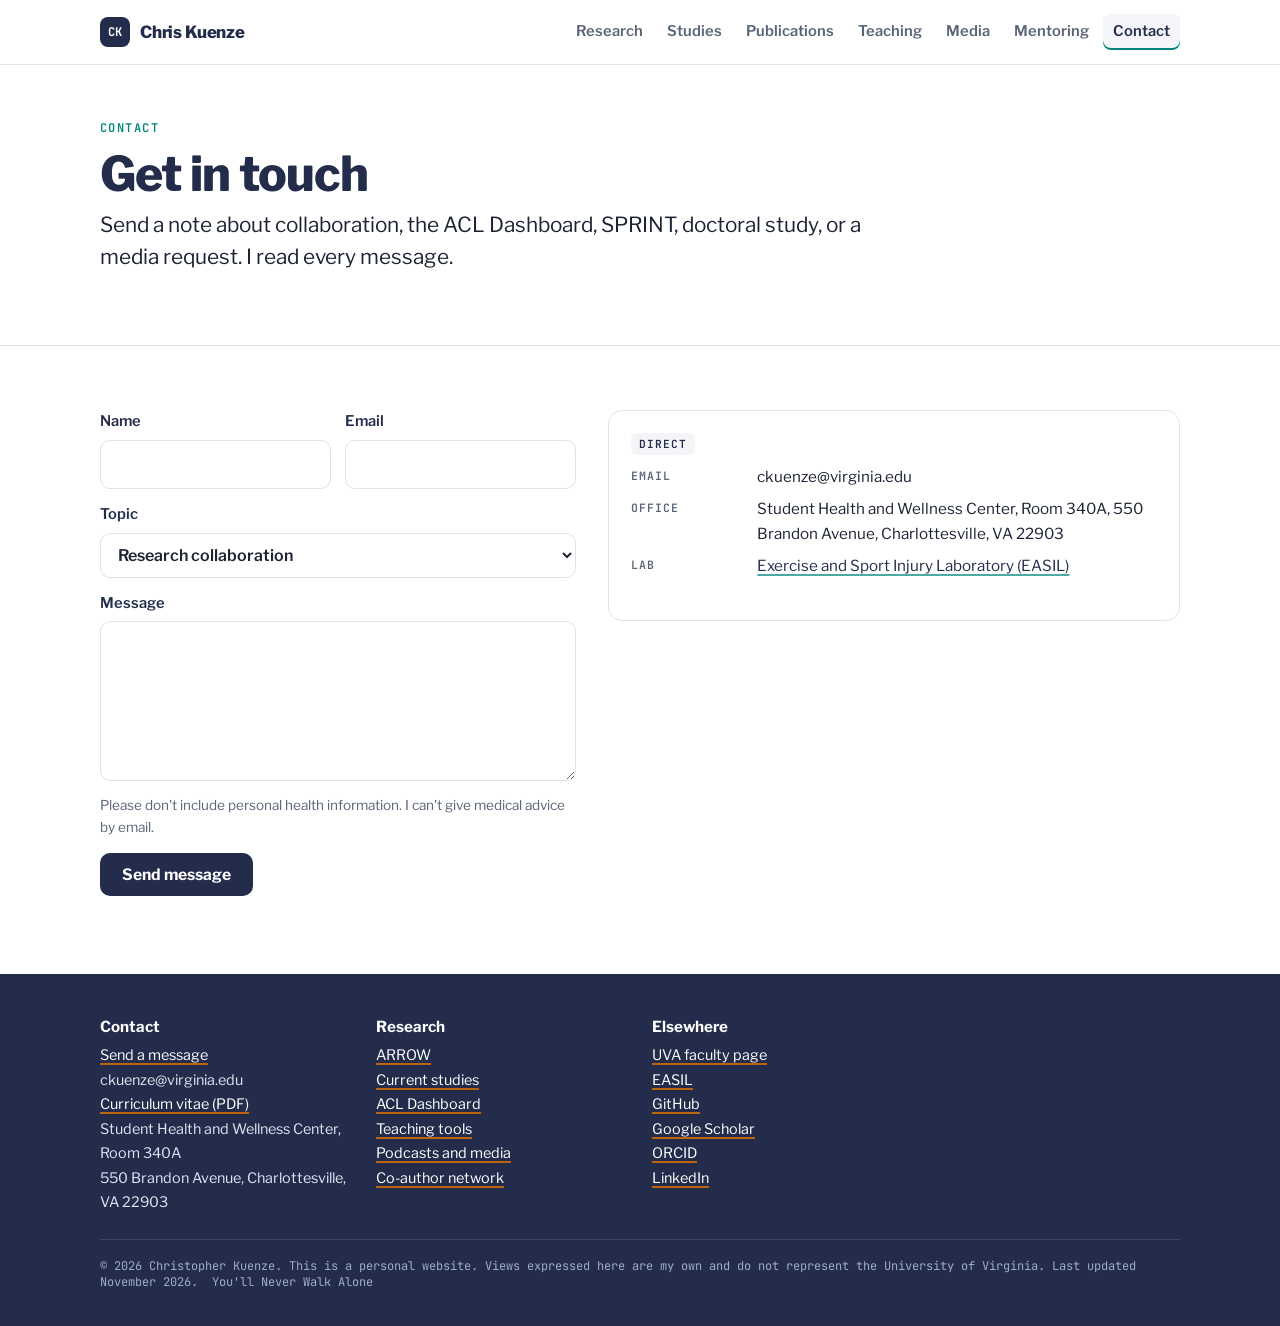
<file: contact.html>
<!doctype html>
<html lang="en">
<head>
<meta charset="utf-8">
<meta name="viewport" content="width=device-width, initial-scale=1, viewport-fit=cover">
<title>Contact · Christopher Kuenze</title>
<meta name="description" content="Contact Christopher Kuenze about research collaboration, the ACL Dashboard, the SPRINT program, prospective doctoral study, or media requests.">
<meta property="og:title" content="Contact · Christopher Kuenze">
<meta property="og:description" content="Contact Christopher Kuenze about research collaboration, the ACL Dashboard, the SPRINT program, prospective doctoral study, or media requests.">
<meta property="og:type" content="website">
<meta property="og:url" content="https://chriskuenze.com/contact.html">
<meta property="og:site_name" content="Christopher Kuenze">
<meta property="og:image" content="https://chriskuenze.com/assets/og-image.png">
<meta property="og:image:width" content="1200">
<meta property="og:image:height" content="630">
<meta property="og:image:alt" content="Christopher Kuenze, PhD, ATC, FNATA. Recovery after ACL reconstruction.">
<meta name="twitter:card" content="summary_large_image">
<link rel="canonical" href="https://chriskuenze.com/contact.html">
<link rel="icon" href="assets/favicon.svg" type="image/svg+xml">
<link rel="preconnect" href="https://fonts.googleapis.com"><link rel="preconnect" href="https://fonts.gstatic.com" crossorigin>
<link rel="stylesheet" href="https://fonts.googleapis.com/css2?family=Libre+Franklin:wght@400;600;700;800&family=JetBrains+Mono:wght@500;600&display=swap">
<link rel="stylesheet" href="assets/site.css">
<script defer src="https://static.cloudflareinsights.com/beacon.min.js" data-cf-beacon='{"token": "7c189cdaad5f4b2d9b883b14133355eb"}'></script>
</head>
<body data-root="">
<header class="top">
  <div class="wrap">
    <a class="brand" href="./"><i>CK</i>Chris Kuenze</a>
    <nav class="nav" aria-label="Main">
      <a href="research.html">Research</a>
      <a href="studies.html">Studies</a>
      <a href="publications.html">Publications</a>
      <a href="teaching.html">Teaching</a>
      <a href="media.html">Media</a>
      <a href="mentoring.html">Mentoring</a>
      <a href="contact.html" aria-current="page">Contact</a>
    </nav>
  </div>
</header>

<main>
<section class="hero">
  <div class="wrap" style="grid-template-columns:1fr">
    <div>
      <div class="eyebrow">Contact</div>
      <h1 style="font-size:clamp(2rem,4.4vw,3rem)">Get in touch</h1>
      <p class="lede">Send a note about collaboration, the ACL Dashboard, SPRINT, doctoral study, or a media request. I read every message.</p>
    </div>
  </div>
</section>
<section class="band">
  <div class="wrap figure-row" style="align-items:start">
    <form class="form" id="contactForm" action="https://chriskuenze-contact.cmk7sq.workers.dev/" method="POST">
      <div class="row2">
        <label for="cname">Name<input id="cname" name="name" autocomplete="name" required></label>
        <label for="cemail">Email<input id="cemail" name="email" type="email" autocomplete="email" required></label>
      </div>
      <label for="ctopic">Topic
        <select id="ctopic" name="topic">
          <option value="collaboration">Research collaboration</option>
          <option value="student">Prospective doctoral student</option>
          <option value="dashboard">ACL Dashboard</option>
          <option value="sprint">SPRINT program</option>
          <option value="mind">Mind in Motion study</option>
          <option value="media">Media or speaking request</option>
          <option value="other">Something else</option>
        </select>
      </label>
      <label for="cmsg">Message<textarea id="cmsg" name="message" required></textarea></label>
      <input class="hp" type="text" name="hpx_7c" tabindex="-1" autocomplete="off" aria-hidden="true">
      <p class="muted" style="font-size:.85rem">Please don't include personal health information. I can't give medical advice by email.</p>
      <button type="submit">Send message</button>
      <p class="form-status" id="formStatus" aria-live="polite"></p>
    </form>
    <div class="project">
      <span class="tag">Direct</span>
      <ul class="facts-list">
        <li><b>Email</b><span>ckuenze@virginia.edu</span></li>
        <li><b>Office</b><span>Student Health and Wellness Center, Room 340A, 550 Brandon Avenue, Charlottesville, VA 22903</span></li>
        <li><b>Lab</b><span><a href="https://education.virginia.edu/research-initiatives/research-centers-labs/research-labs/exercise-and-sport-injury-laboratory" rel="noopener">Exercise and Sport Injury Laboratory (EASIL)</a></span></li>
      </ul>
    </div>
  </div>
</section>
<script>
(function () {
  const f = document.getElementById('contactForm'), s = document.getElementById('formStatus');
  const t = new URLSearchParams(location.search).get('topic'); if (t) { const o = f.topic.querySelector(`option[value="${CSS.escape(t)}"]`); if (o) f.topic.value = t; }
  // Sends to Chris's UVA email through the Cloudflare Worker "chriskuenze-contact" (source: tools/website/contact-worker.js).
  f.addEventListener('submit', async e => {
    e.preventDefault();
    const btn = f.querySelector('button[type="submit"]');
    const data = Object.fromEntries(new FormData(f));
    data.topic_label = f.topic.options[f.topic.selectedIndex].text;
    s.textContent = 'Sending…'; btn.disabled = true;
    try {
      const r = await fetch(f.action, { method: 'POST', headers: { 'Content-Type': 'application/json' }, body: JSON.stringify(data) });
      const j = await r.json().catch(() => ({}));
      if (r.ok && j.success === true) { f.reset(); s.textContent = 'Thanks. Your message was sent.'; }
      else s.textContent = (j.message && r.status === 400 ? j.message + ' ' : '') + (r.status === 400 ? '' : 'Your message could not be delivered right now. Please email ckuenze@virginia.edu instead.');
    } catch { s.textContent = 'Could not send. Please email ckuenze@virginia.edu instead.'; }
    btn.disabled = false;
  });
})();
</script>
</main>

<footer>
  <div class="wrap">
    <div>
      <h3>Contact</h3>
      <p><a href="contact.html">Send a message</a><br>ckuenze@virginia.edu<br><a href="assets/cv/Kuenze-CV.pdf">Curriculum vitae (PDF)</a></p>
      <p>Student Health and Wellness Center, Room 340A<br>550 Brandon Avenue, Charlottesville, VA 22903</p>
    </div>
    <div>
      <h3>Research</h3>
      <ul><li><a href="research.html#arrow">ARROW</a></li><li><a href="studies.html">Current studies</a></li><li><a href="https://acldashboard.com/" rel="noopener">ACL Dashboard</a></li><li><a href="teaching.html">Teaching tools</a></li><li><a href="media.html">Podcasts and media</a></li><li><a href="network/">Co-author network</a></li></ul>
    </div>
    <div>
      <h3>Elsewhere</h3>
      <ul><li><a href="https://education.virginia.edu/about/directory/chris-kuenze" rel="noopener">UVA faculty page</a></li><li><a href="https://education.virginia.edu/research-initiatives/research-centers-labs/research-labs/exercise-and-sport-injury-laboratory" rel="noopener">EASIL</a></li><li><a href="https://github.com/ckuenze" rel="noopener">GitHub</a></li><li><a href="https://scholar.google.com/citations?user=qaAtX5cAAAAJ" rel="noopener">Google Scholar</a></li><li><a href="https://orcid.org/0000-0001-9184-4636" rel="noopener">ORCID</a></li><li><a href="https://www.linkedin.com/in/chris-kuenze-a08b14a6/" rel="noopener">LinkedIn</a></li></ul>
    </div>
    <p class="fine">© <span data-year>2026</span> Christopher Kuenze. This is a personal website. Views expressed here are my own and do not represent the University of Virginia. Last updated <span data-updated>November 2026</span>. <a class="ynwa" href="https://www.youtube.com/watch?v=YhqiSO_UFxg" rel="noopener">You'll Never Walk Alone</a></p>
  </div>
</footer>
<script src="assets/site.js"></script>
</body>
</html>
</file>
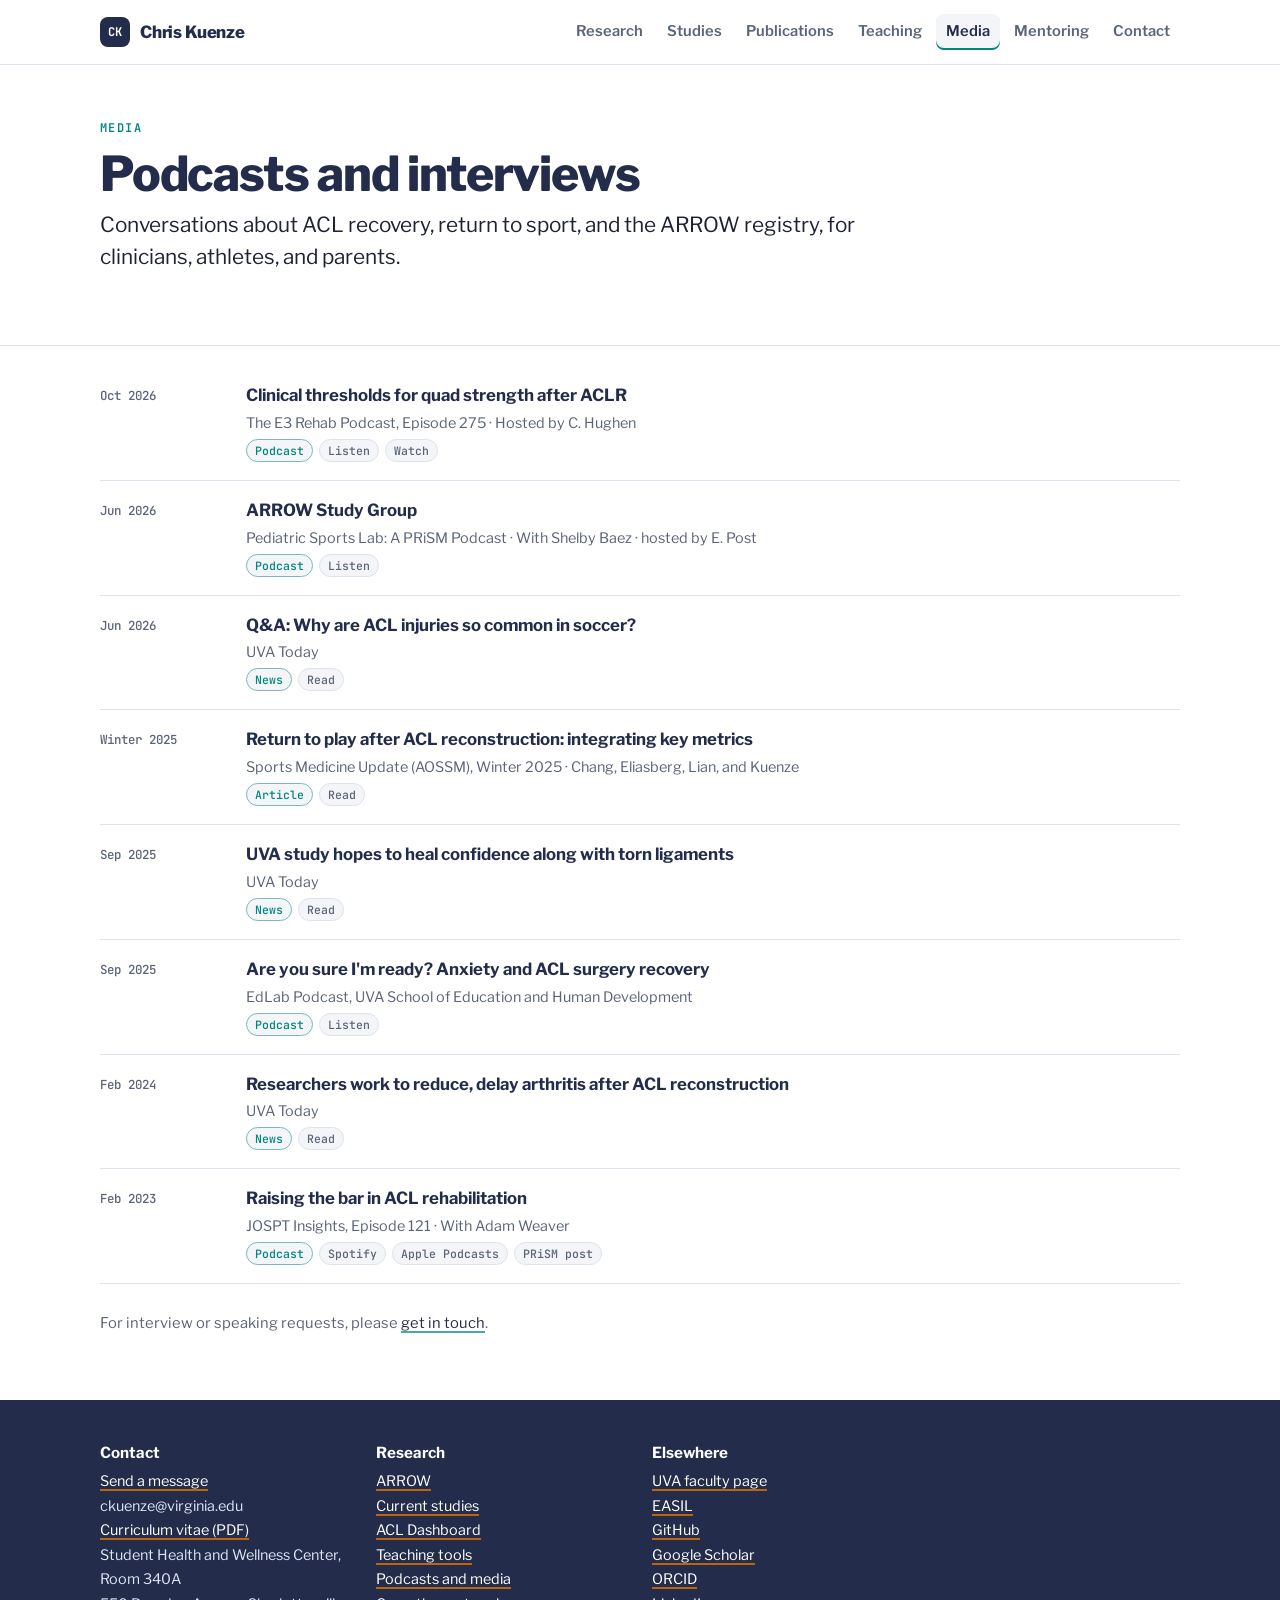
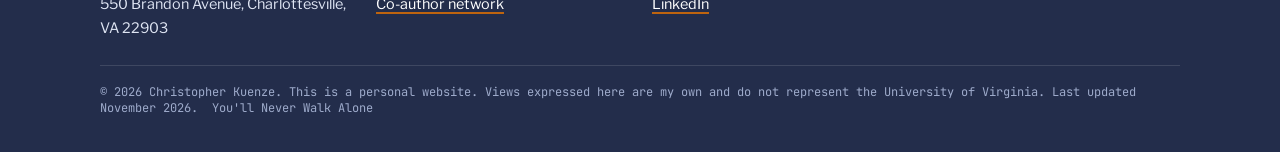
<file: media.html>
<!doctype html>
<html lang="en">
<head>
<meta charset="utf-8">
<meta name="viewport" content="width=device-width, initial-scale=1, viewport-fit=cover">
<title>Media · Christopher Kuenze</title>
<meta name="description" content="Podcasts, interviews, and news stories featuring Christopher Kuenze's research on ACL reconstruction recovery.">
<meta property="og:title" content="Media · Christopher Kuenze">
<meta property="og:description" content="Podcasts, interviews, and news stories featuring Christopher Kuenze's research on ACL reconstruction recovery.">
<meta property="og:type" content="website">
<meta property="og:url" content="https://chriskuenze.com/media.html">
<meta property="og:site_name" content="Christopher Kuenze">
<meta property="og:image" content="https://chriskuenze.com/assets/og-image.png">
<meta property="og:image:width" content="1200">
<meta property="og:image:height" content="630">
<meta property="og:image:alt" content="Christopher Kuenze, PhD, ATC, FNATA. Recovery after ACL reconstruction.">
<meta name="twitter:card" content="summary_large_image">
<link rel="canonical" href="https://chriskuenze.com/media.html">
<link rel="icon" href="assets/favicon.svg" type="image/svg+xml">
<link rel="preconnect" href="https://fonts.googleapis.com"><link rel="preconnect" href="https://fonts.gstatic.com" crossorigin>
<link rel="stylesheet" href="https://fonts.googleapis.com/css2?family=Libre+Franklin:wght@400;600;700;800&family=JetBrains+Mono:wght@500;600&display=swap">
<link rel="stylesheet" href="assets/site.css">
<script defer src="https://static.cloudflareinsights.com/beacon.min.js" data-cf-beacon='{"token": "7c189cdaad5f4b2d9b883b14133355eb"}'></script>
</head>
<body data-root="">
<header class="top">
  <div class="wrap">
    <a class="brand" href="./"><i>CK</i>Chris Kuenze</a>
    <nav class="nav" aria-label="Main">
      <a href="research.html">Research</a>
      <a href="studies.html">Studies</a>
      <a href="publications.html">Publications</a>
      <a href="teaching.html">Teaching</a>
      <a href="media.html" aria-current="page">Media</a>
      <a href="mentoring.html">Mentoring</a>
      <a href="contact.html">Contact</a>
    </nav>
  </div>
</header>

<main>
<section class="hero">
  <div class="wrap" style="grid-template-columns:1fr">
    <div>
      <div class="eyebrow">Media</div>
      <h1 style="font-size:clamp(2rem,4.4vw,3rem)">Podcasts and interviews</h1>
      <p class="lede">Conversations about ACL recovery, return to sport, and the ARROW registry, for clinicians, athletes, and parents.</p>
    </div>
  </div>
</section>
<section class="band" style="padding-top:20px">
  <div class="wrap">
    <div id="medialist"></div>
    <p class="muted" style="margin-top:28px;font-size:.92rem">For interview or speaking requests, please <a href="contact.html?topic=media">get in touch</a>.</p>
  </div>
</section>
</main>

<footer>
  <div class="wrap">
    <div>
      <h3>Contact</h3>
      <p><a href="contact.html">Send a message</a><br>ckuenze@virginia.edu<br><a href="assets/cv/Kuenze-CV.pdf">Curriculum vitae (PDF)</a></p>
      <p>Student Health and Wellness Center, Room 340A<br>550 Brandon Avenue, Charlottesville, VA 22903</p>
    </div>
    <div>
      <h3>Research</h3>
      <ul><li><a href="research.html#arrow">ARROW</a></li><li><a href="studies.html">Current studies</a></li><li><a href="https://acldashboard.com/" rel="noopener">ACL Dashboard</a></li><li><a href="teaching.html">Teaching tools</a></li><li><a href="media.html">Podcasts and media</a></li><li><a href="network/">Co-author network</a></li></ul>
    </div>
    <div>
      <h3>Elsewhere</h3>
      <ul><li><a href="https://education.virginia.edu/about/directory/chris-kuenze" rel="noopener">UVA faculty page</a></li><li><a href="https://education.virginia.edu/research-initiatives/research-centers-labs/research-labs/exercise-and-sport-injury-laboratory" rel="noopener">EASIL</a></li><li><a href="https://github.com/ckuenze" rel="noopener">GitHub</a></li><li><a href="https://scholar.google.com/citations?user=qaAtX5cAAAAJ" rel="noopener">Google Scholar</a></li><li><a href="https://orcid.org/0000-0001-9184-4636" rel="noopener">ORCID</a></li><li><a href="https://www.linkedin.com/in/chris-kuenze-a08b14a6/" rel="noopener">LinkedIn</a></li></ul>
    </div>
    <p class="fine">© <span data-year>2026</span> Christopher Kuenze. This is a personal website. Views expressed here are my own and do not represent the University of Virginia. Last updated <span data-updated>November 2026</span>. <a class="ynwa" href="https://www.youtube.com/watch?v=YhqiSO_UFxg" rel="noopener">You'll Never Walk Alone</a></p>
  </div>
</footer>
<script src="assets/site.js"></script>
</body>
</html>
</file>
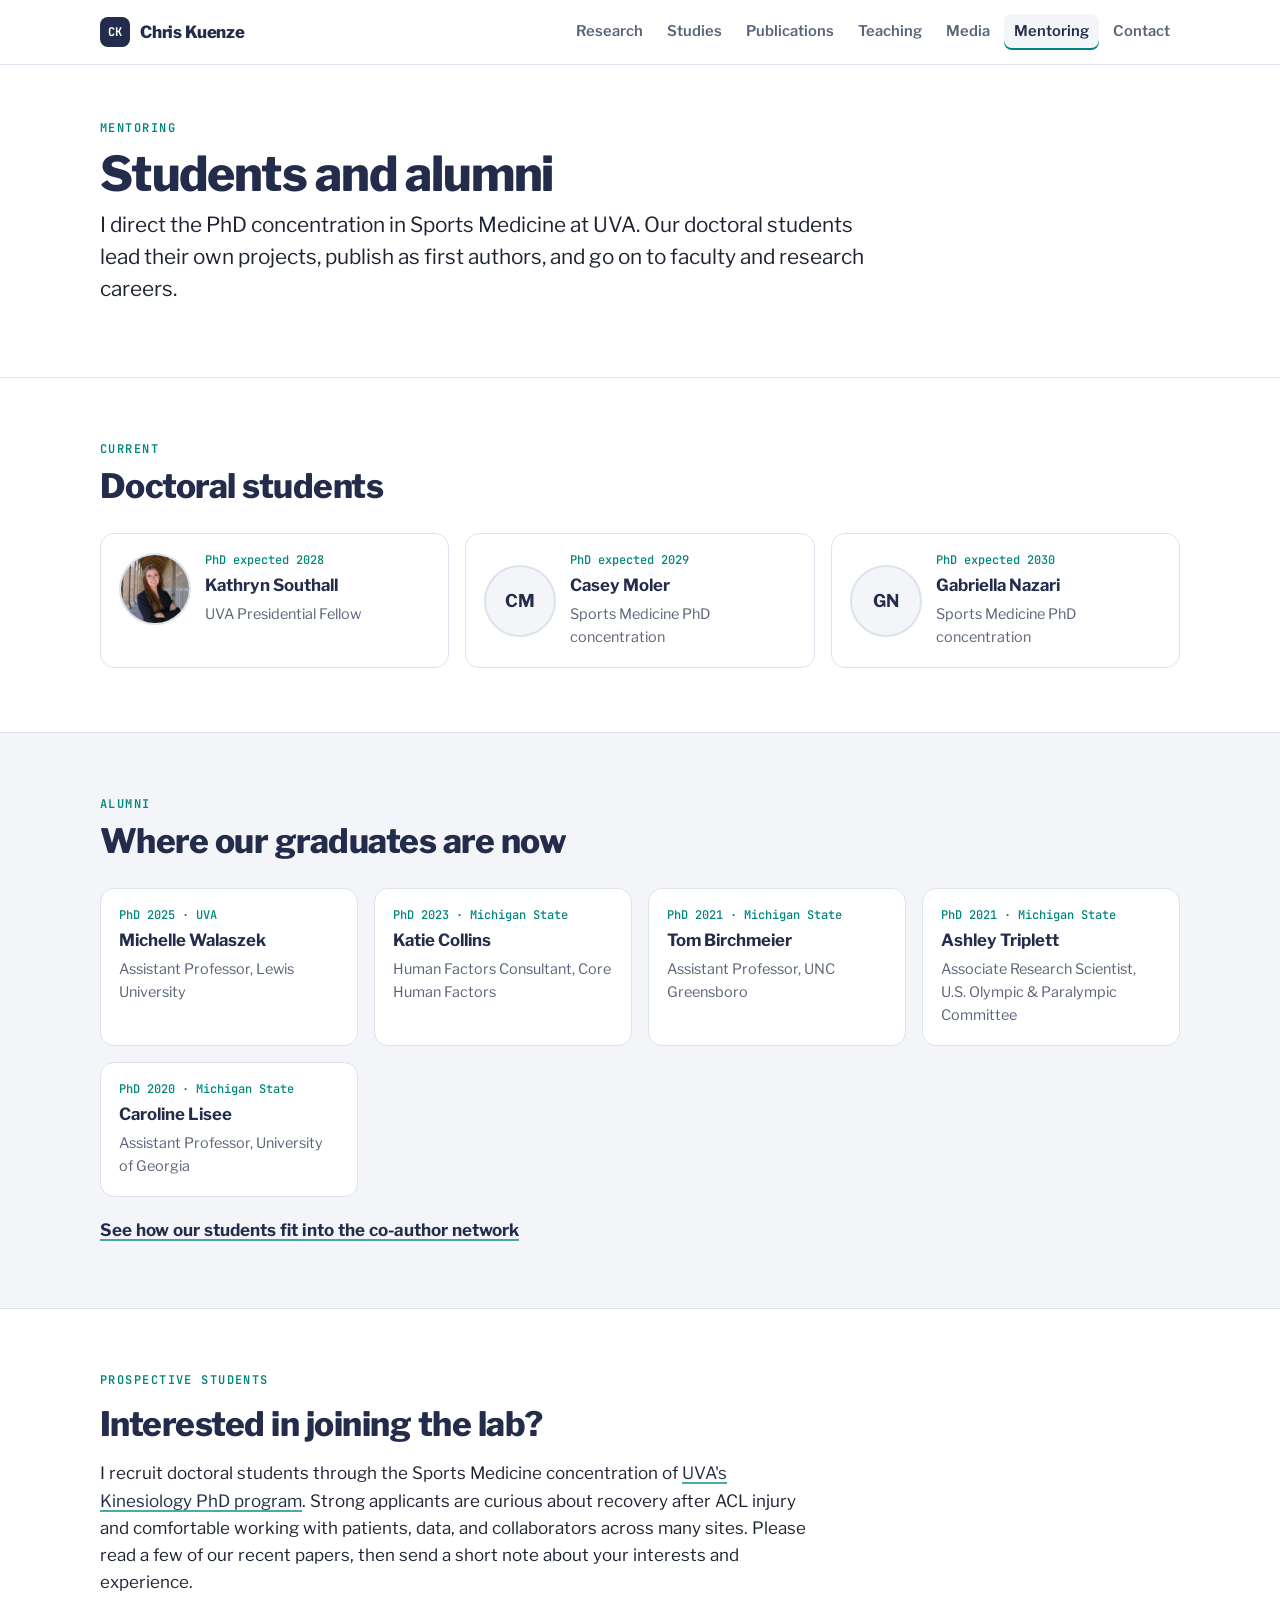
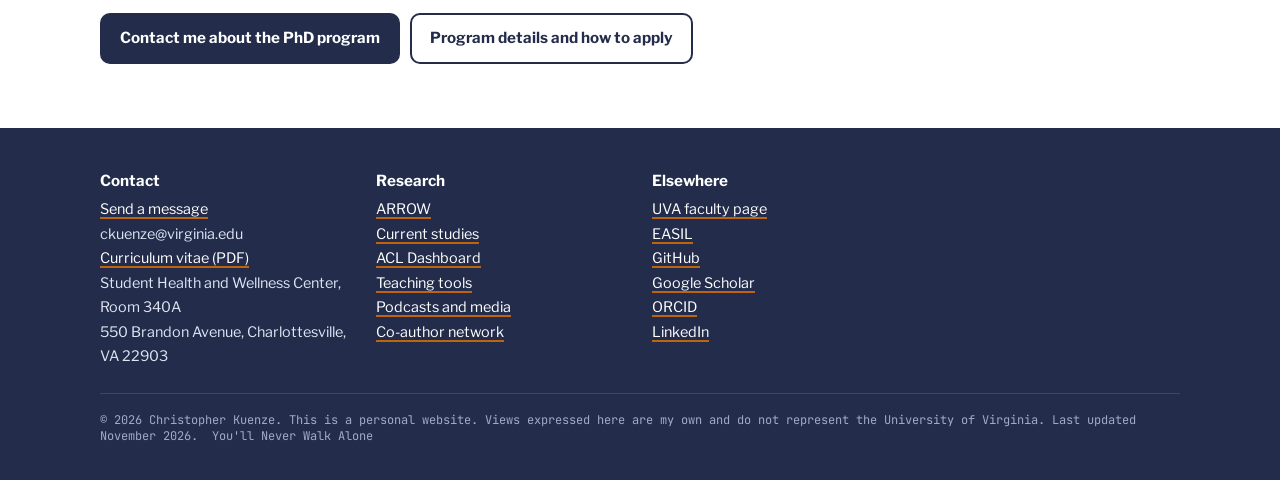
<file: mentoring.html>
<!doctype html>
<html lang="en">
<head>
<meta charset="utf-8">
<meta name="viewport" content="width=device-width, initial-scale=1, viewport-fit=cover">
<title>Mentoring · Christopher Kuenze</title>
<meta name="description" content="Doctoral students and alumni mentored by Christopher Kuenze at the University of Virginia and Michigan State University.">
<meta property="og:title" content="Mentoring · Christopher Kuenze">
<meta property="og:description" content="Doctoral students and alumni mentored by Christopher Kuenze at the University of Virginia and Michigan State University.">
<meta property="og:type" content="website">
<meta property="og:url" content="https://chriskuenze.com/mentoring.html">
<meta property="og:site_name" content="Christopher Kuenze">
<meta property="og:image" content="https://chriskuenze.com/assets/og-image.png">
<meta property="og:image:width" content="1200">
<meta property="og:image:height" content="630">
<meta property="og:image:alt" content="Christopher Kuenze, PhD, ATC, FNATA. Recovery after ACL reconstruction.">
<meta name="twitter:card" content="summary_large_image">
<link rel="canonical" href="https://chriskuenze.com/mentoring.html">
<link rel="icon" href="assets/favicon.svg" type="image/svg+xml">
<link rel="preconnect" href="https://fonts.googleapis.com"><link rel="preconnect" href="https://fonts.gstatic.com" crossorigin>
<link rel="stylesheet" href="https://fonts.googleapis.com/css2?family=Libre+Franklin:wght@400;600;700;800&family=JetBrains+Mono:wght@500;600&display=swap">
<link rel="stylesheet" href="assets/site.css">
<script defer src="https://static.cloudflareinsights.com/beacon.min.js" data-cf-beacon='{"token": "7c189cdaad5f4b2d9b883b14133355eb"}'></script>
</head>
<body data-root="">
<header class="top">
  <div class="wrap">
    <a class="brand" href="./"><i>CK</i>Chris Kuenze</a>
    <nav class="nav" aria-label="Main">
      <a href="research.html">Research</a>
      <a href="studies.html">Studies</a>
      <a href="publications.html">Publications</a>
      <a href="teaching.html">Teaching</a>
      <a href="media.html">Media</a>
      <a href="mentoring.html" aria-current="page">Mentoring</a>
      <a href="contact.html">Contact</a>
    </nav>
  </div>
</header>

<main>
<section class="hero">
  <div class="wrap" style="grid-template-columns:1fr">
    <div>
      <div class="eyebrow">Mentoring</div>
      <h1 style="font-size:clamp(2rem,4.4vw,3rem)">Students and alumni</h1>
      <p class="lede">I direct the PhD concentration in Sports Medicine at UVA. Our doctoral students lead their own projects, publish as first authors, and go on to faculty and research careers.</p>
    </div>
  </div>
</section>

<section class="band">
  <div class="wrap">
    <div class="sec-head"><div class="eyebrow">Current</div><h2>Doctoral students</h2></div>
    <div class="grid three">
      <div class="person has-photo"><div class="avatar" data-photo="assets/people/kathryn-southall.jpg">KS</div><div><span class="yr">PhD expected 2028</span><b>Kathryn Southall</b><span>UVA Presidential Fellow</span></div></div>
      <div class="person has-photo"><div class="avatar">CM</div><div><span class="yr">PhD expected 2029</span><b>Casey Moler</b><span>Sports Medicine PhD concentration</span></div></div>
      <div class="person has-photo"><div class="avatar">GN</div><div><span class="yr">PhD expected 2030</span><b>Gabriella Nazari</b><span>Sports Medicine PhD concentration</span></div></div>
    </div>
  </div>
</section>

<section class="band alt">
  <div class="wrap">
    <div class="sec-head"><div class="eyebrow">Alumni</div><h2>Where our graduates are now</h2></div>
    <div class="grid three">
      <div class="person"><span class="yr">PhD 2025 · UVA</span><b>Michelle Walaszek</b><span>Assistant Professor, Lewis University</span></div>
      <div class="person"><span class="yr">PhD 2023 · Michigan State</span><b>Katie Collins</b><span>Human Factors Consultant, Core Human Factors</span></div>
      <div class="person"><span class="yr">PhD 2021 · Michigan State</span><b>Tom Birchmeier</b><span>Assistant Professor, UNC Greensboro</span></div>
      <div class="person"><span class="yr">PhD 2021 · Michigan State</span><b>Ashley Triplett</b><span>Associate Research Scientist, U.S. Olympic &amp; Paralympic Committee</span></div>
      <div class="person"><span class="yr">PhD 2020 · Michigan State</span><b>Caroline Lisee</b><span>Assistant Professor, University of Georgia</span></div>
    </div>
    <p style="margin-top:20px"><a href="network/"><b>See how our students fit into the co-author network</b></a></p>
  </div>
</section>

<section class="band">
  <div class="wrap"><div class="prose">
    <div class="eyebrow">Prospective students</div>
    <h2>Interested in joining the lab?</h2>
    <p>I recruit doctoral students through the Sports Medicine concentration of <a href="https://education.virginia.edu/academics/programs/kinesiology-phd-doctor-philosophy-education" rel="noopener">UVA's Kinesiology PhD program</a>. Strong applicants are curious about recovery after ACL injury and comfortable working with patients, data, and collaborators across many sites. Please read a few of our recent papers, then send a short note about your interests and experience.</p>
    <div class="btns"><a class="btn primary" href="contact.html?topic=student">Contact me about the PhD program</a><a class="btn" href="https://education.virginia.edu/academics/programs/kinesiology-phd-doctor-philosophy-education" rel="noopener">Program details and how to apply</a></div>
  </div></div>
</section>
</main>

<footer>
  <div class="wrap">
    <div>
      <h3>Contact</h3>
      <p><a href="contact.html">Send a message</a><br>ckuenze@virginia.edu<br><a href="assets/cv/Kuenze-CV.pdf">Curriculum vitae (PDF)</a></p>
      <p>Student Health and Wellness Center, Room 340A<br>550 Brandon Avenue, Charlottesville, VA 22903</p>
    </div>
    <div>
      <h3>Research</h3>
      <ul><li><a href="research.html#arrow">ARROW</a></li><li><a href="studies.html">Current studies</a></li><li><a href="https://acldashboard.com/" rel="noopener">ACL Dashboard</a></li><li><a href="teaching.html">Teaching tools</a></li><li><a href="media.html">Podcasts and media</a></li><li><a href="network/">Co-author network</a></li></ul>
    </div>
    <div>
      <h3>Elsewhere</h3>
      <ul><li><a href="https://education.virginia.edu/about/directory/chris-kuenze" rel="noopener">UVA faculty page</a></li><li><a href="https://education.virginia.edu/research-initiatives/research-centers-labs/research-labs/exercise-and-sport-injury-laboratory" rel="noopener">EASIL</a></li><li><a href="https://github.com/ckuenze" rel="noopener">GitHub</a></li><li><a href="https://scholar.google.com/citations?user=qaAtX5cAAAAJ" rel="noopener">Google Scholar</a></li><li><a href="https://orcid.org/0000-0001-9184-4636" rel="noopener">ORCID</a></li><li><a href="https://www.linkedin.com/in/chris-kuenze-a08b14a6/" rel="noopener">LinkedIn</a></li></ul>
    </div>
    <p class="fine">© <span data-year>2026</span> Christopher Kuenze. This is a personal website. Views expressed here are my own and do not represent the University of Virginia. Last updated <span data-updated>November 2026</span>. <a class="ynwa" href="https://www.youtube.com/watch?v=YhqiSO_UFxg" rel="noopener">You'll Never Walk Alone</a></p>
  </div>
</footer>
<script src="assets/site.js"></script>
</body>
</html>
</file>
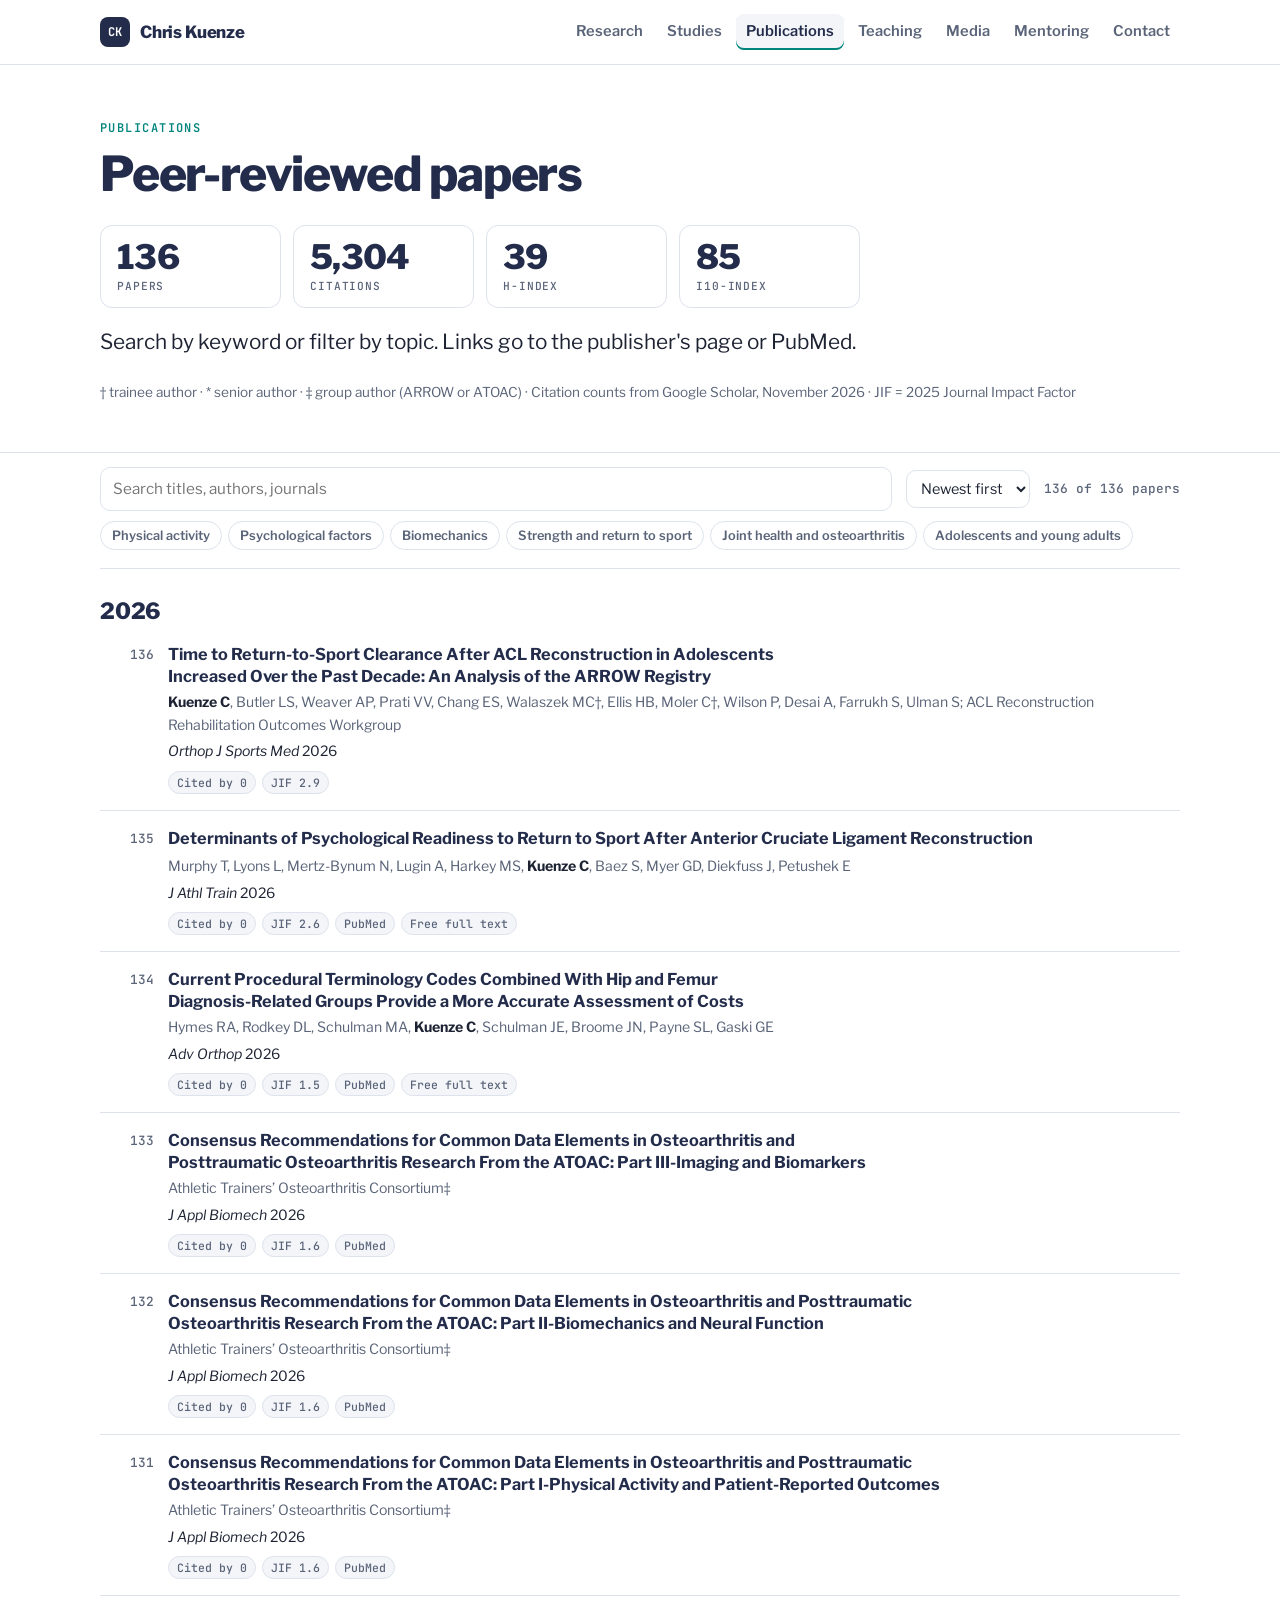
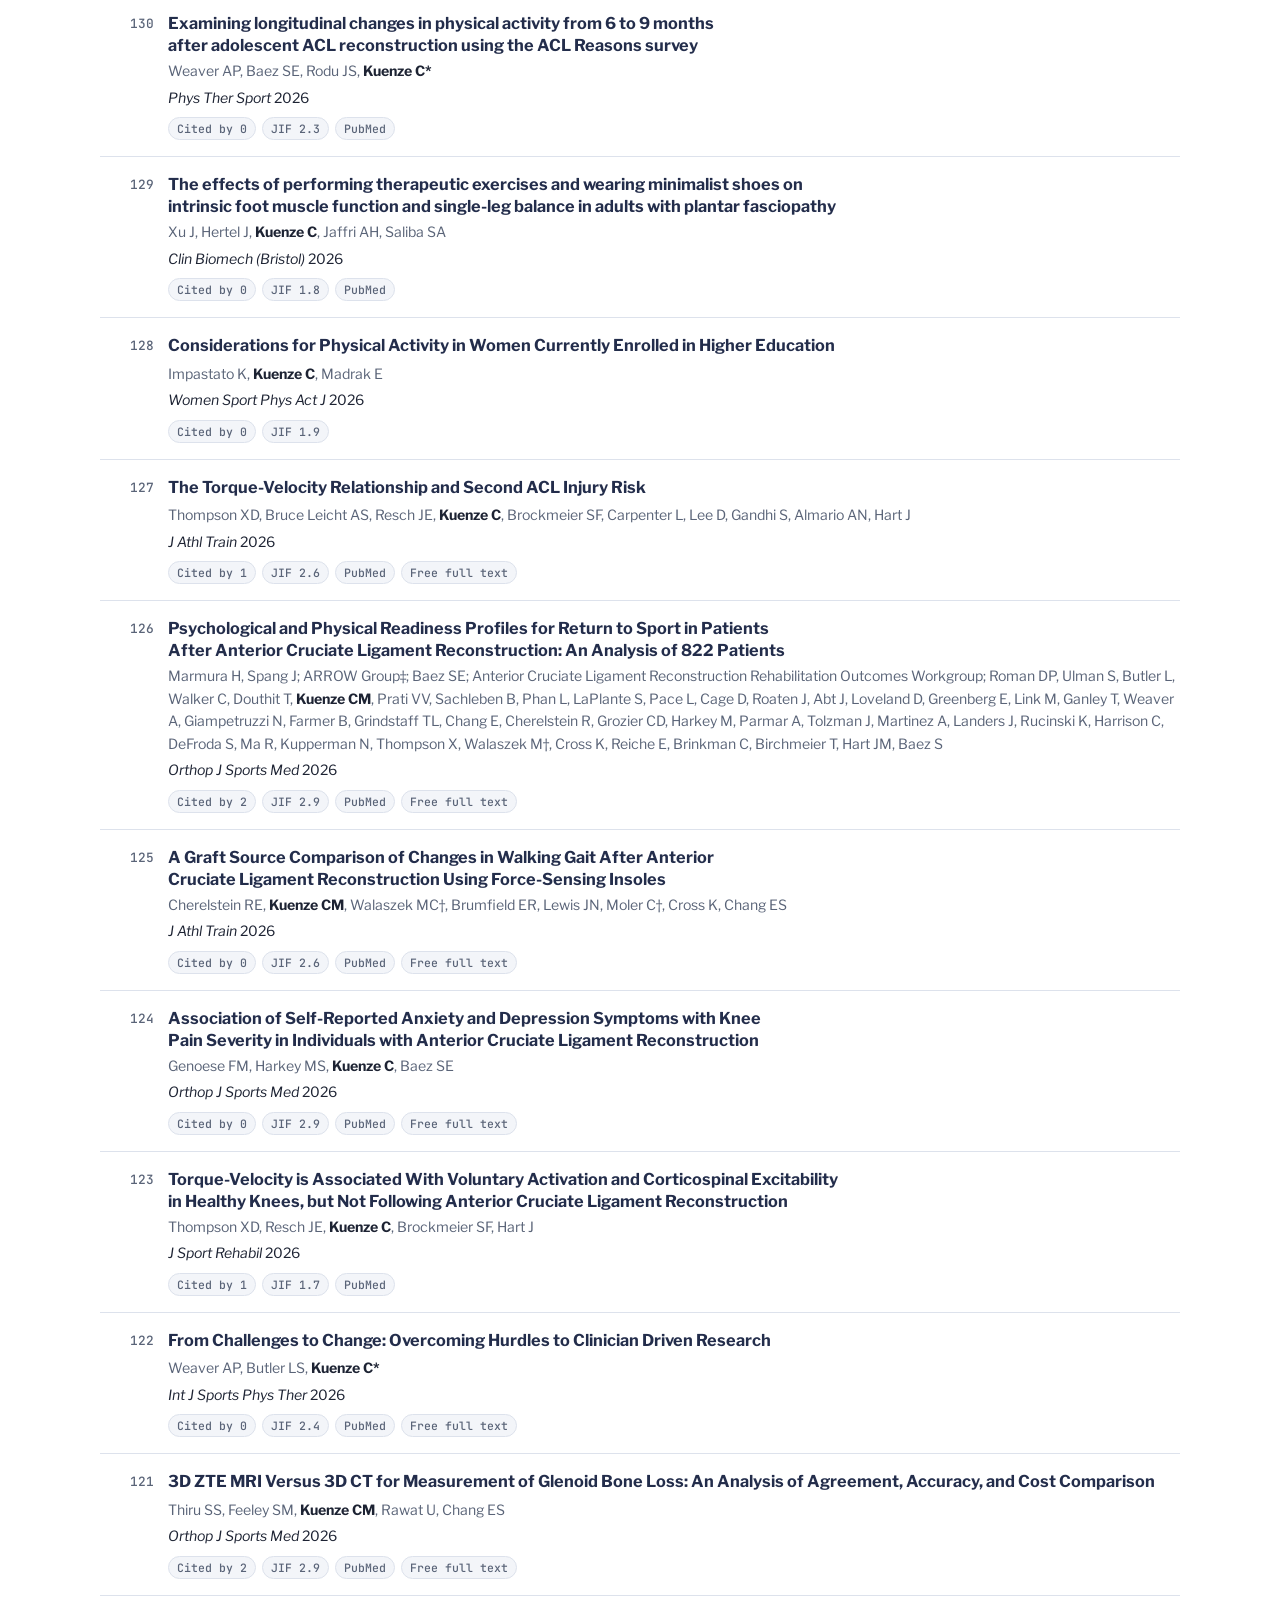
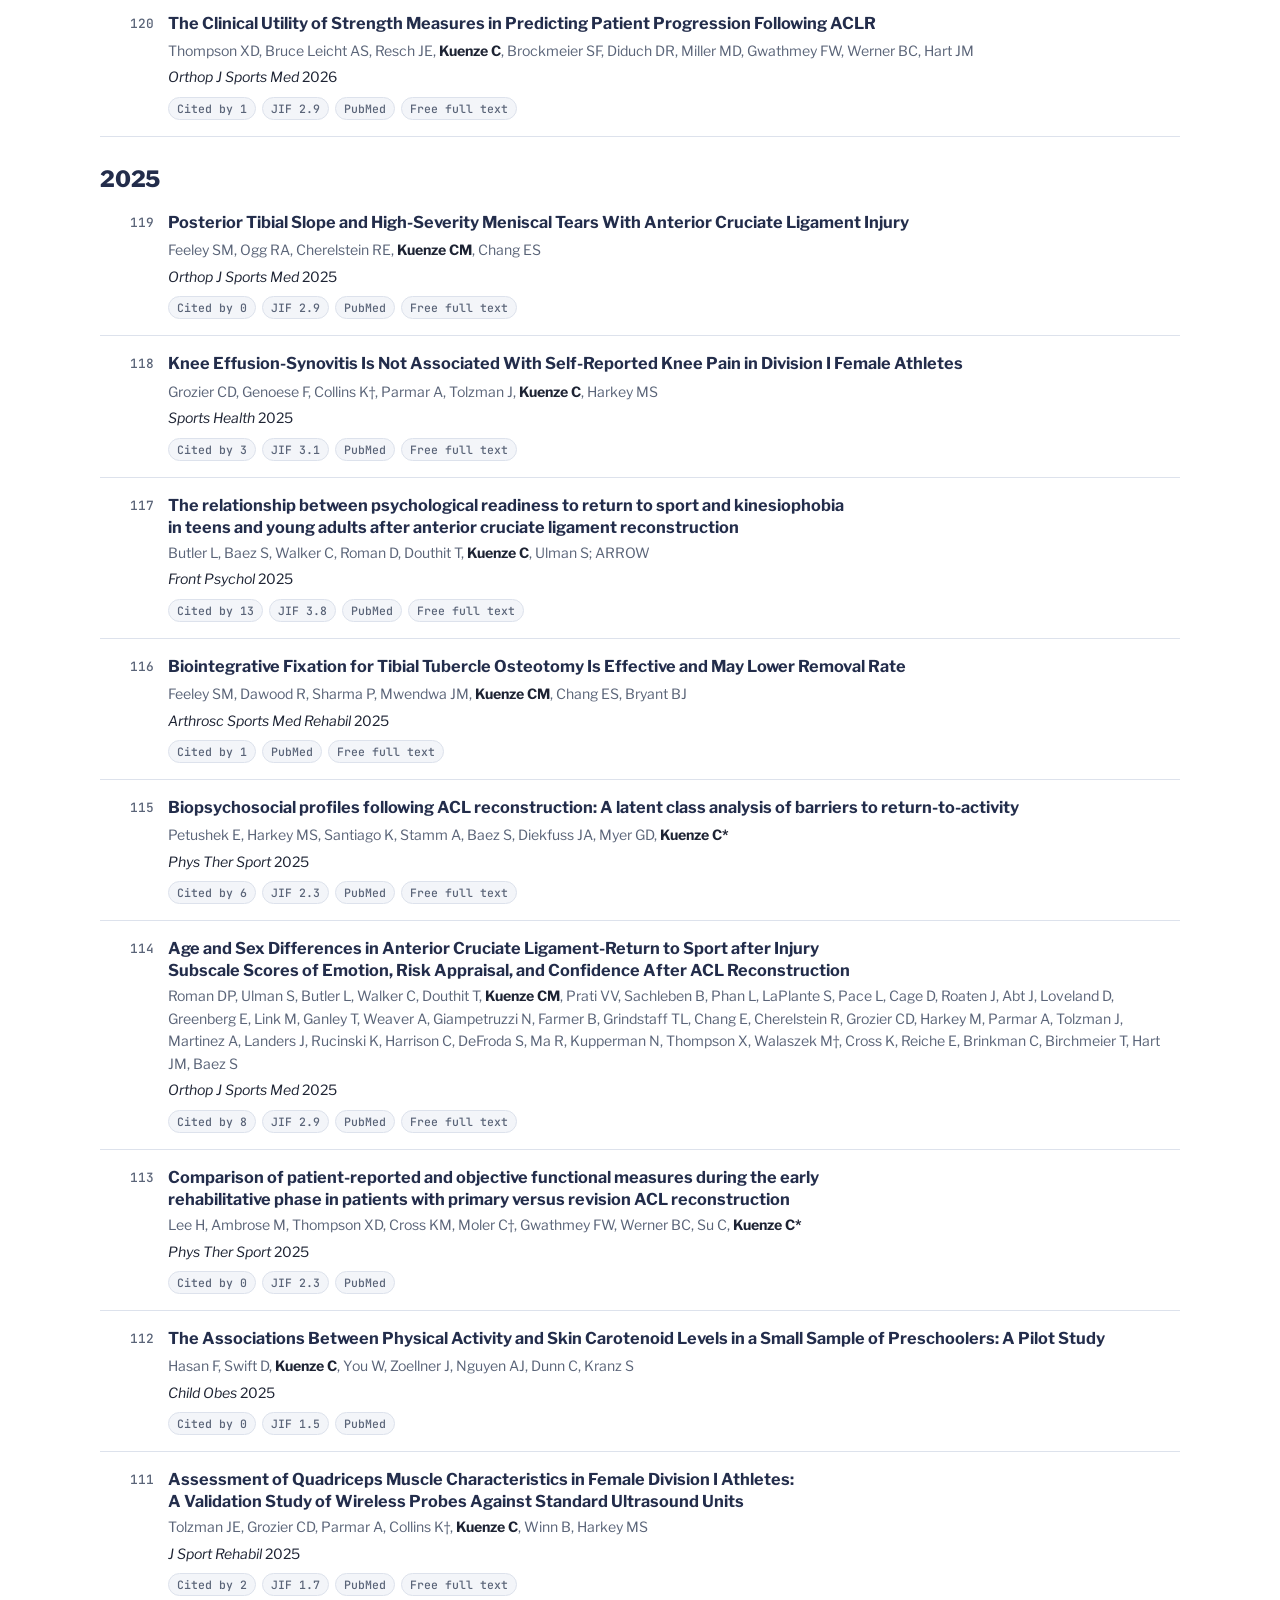
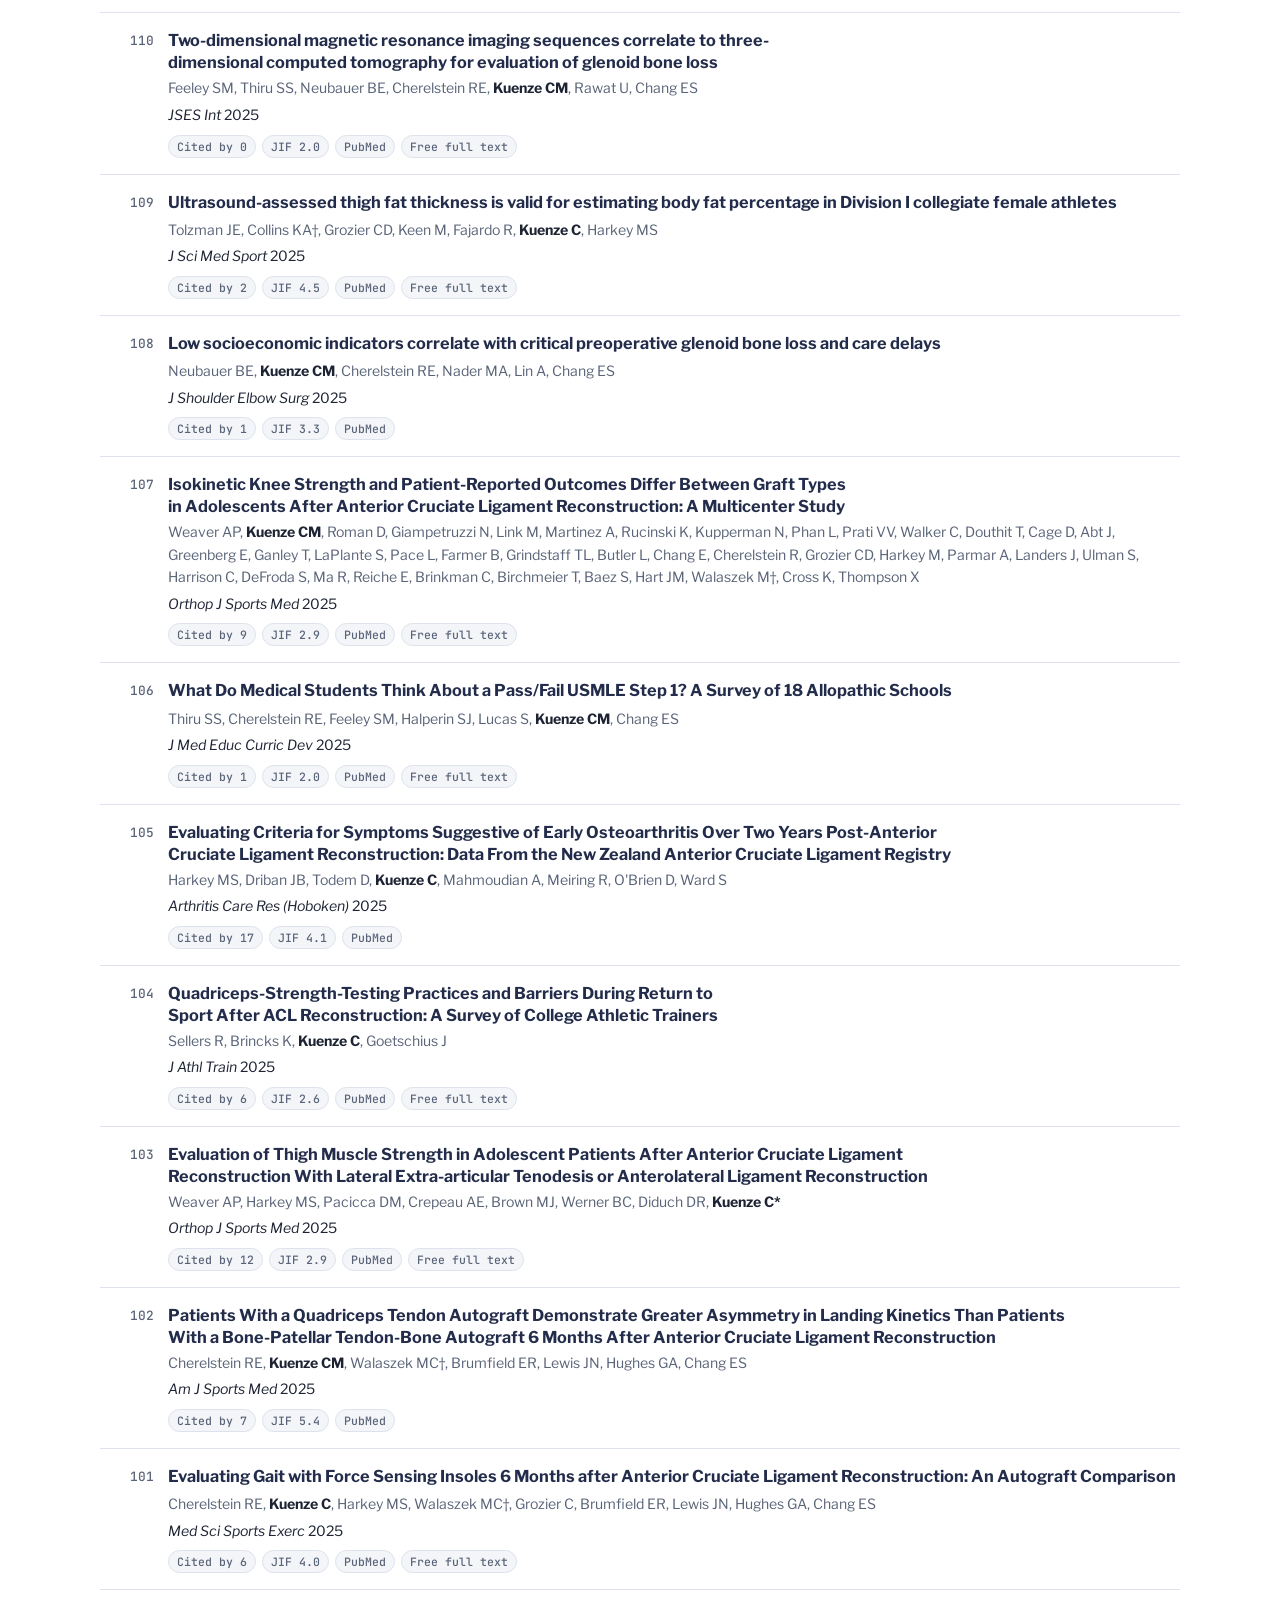
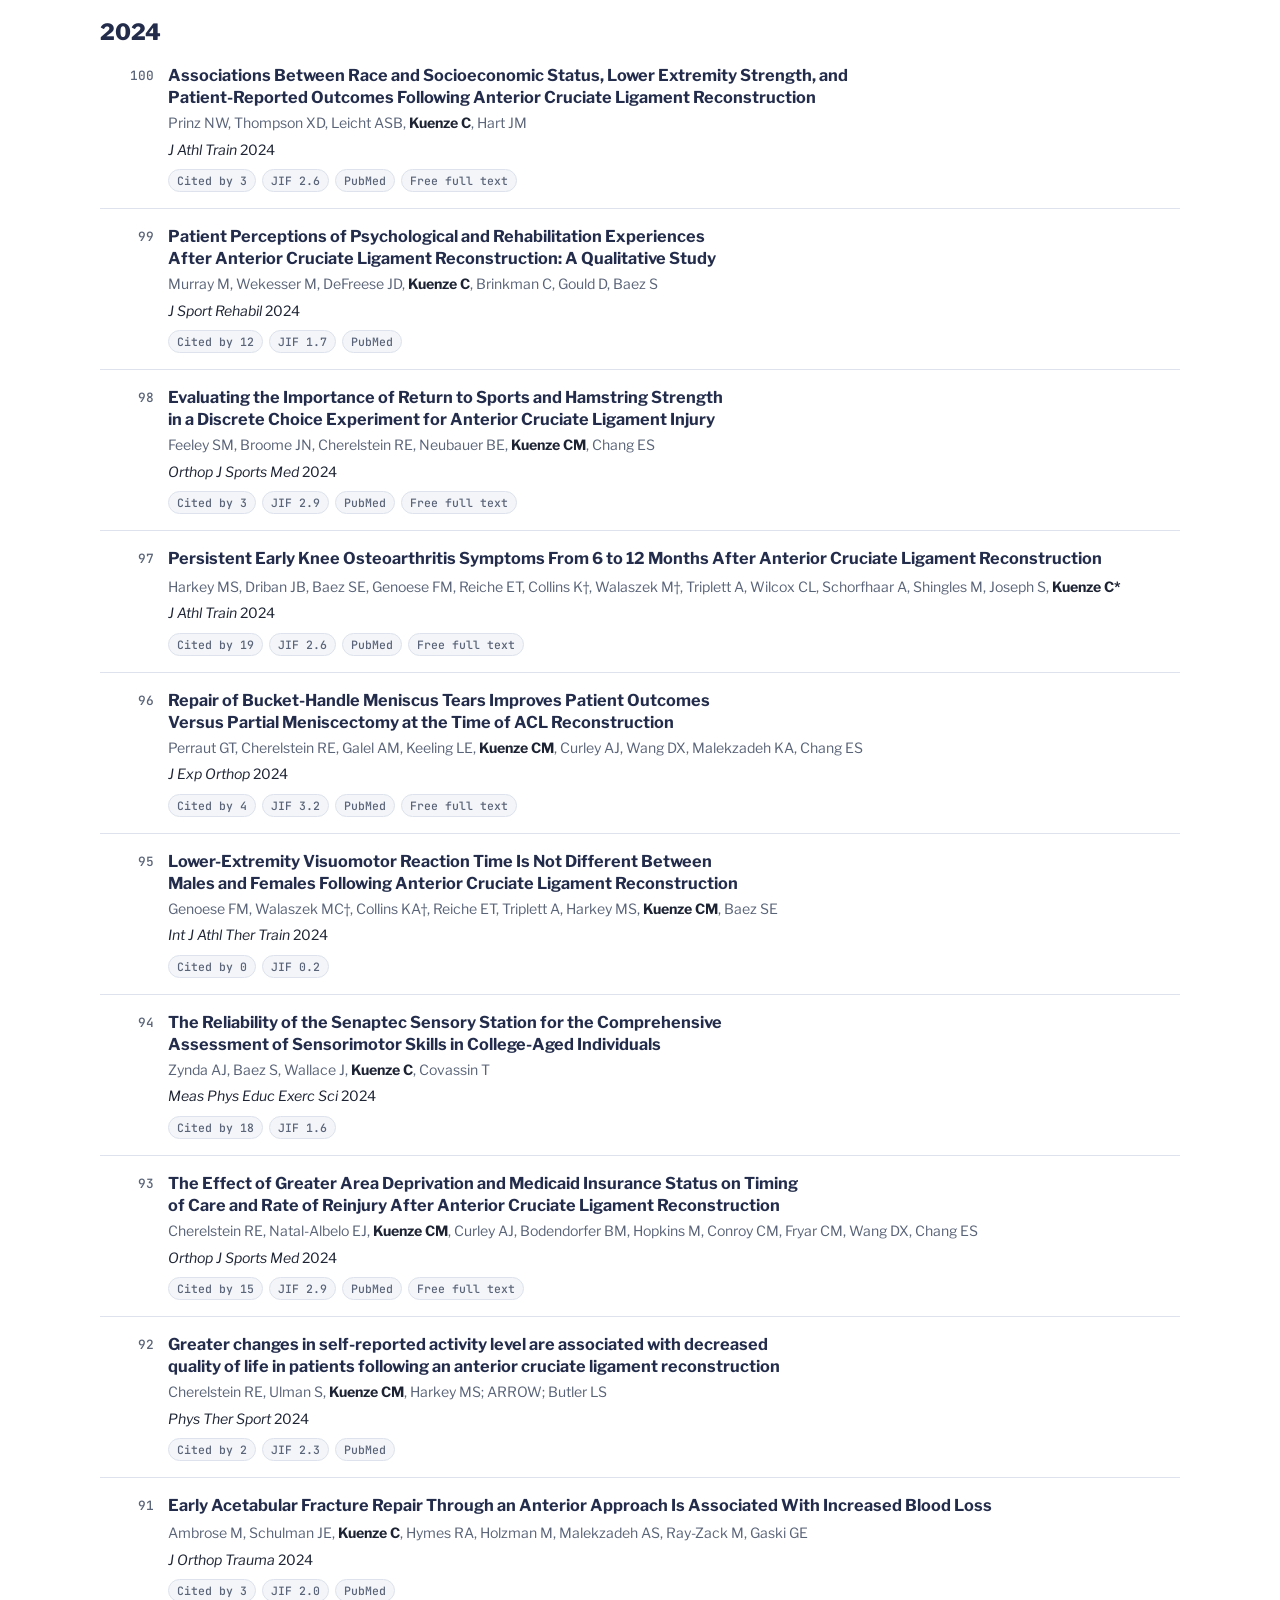
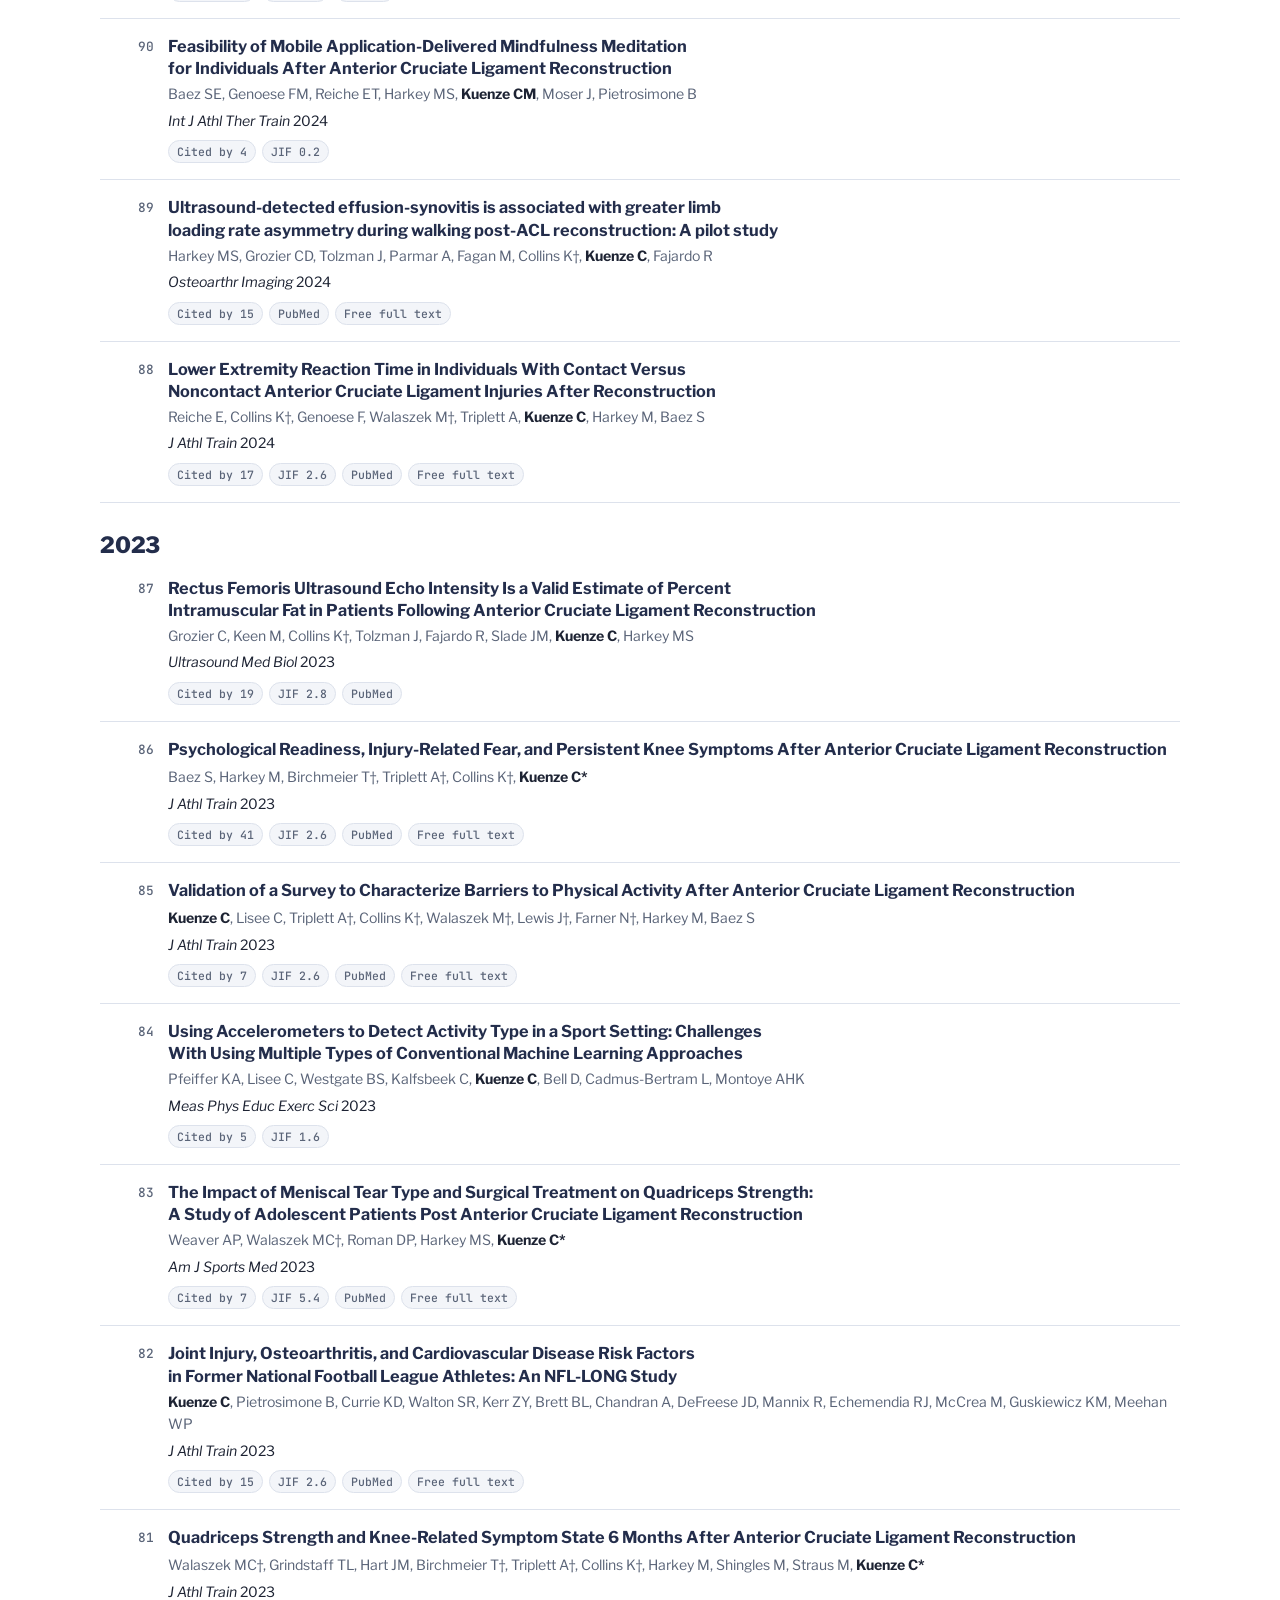
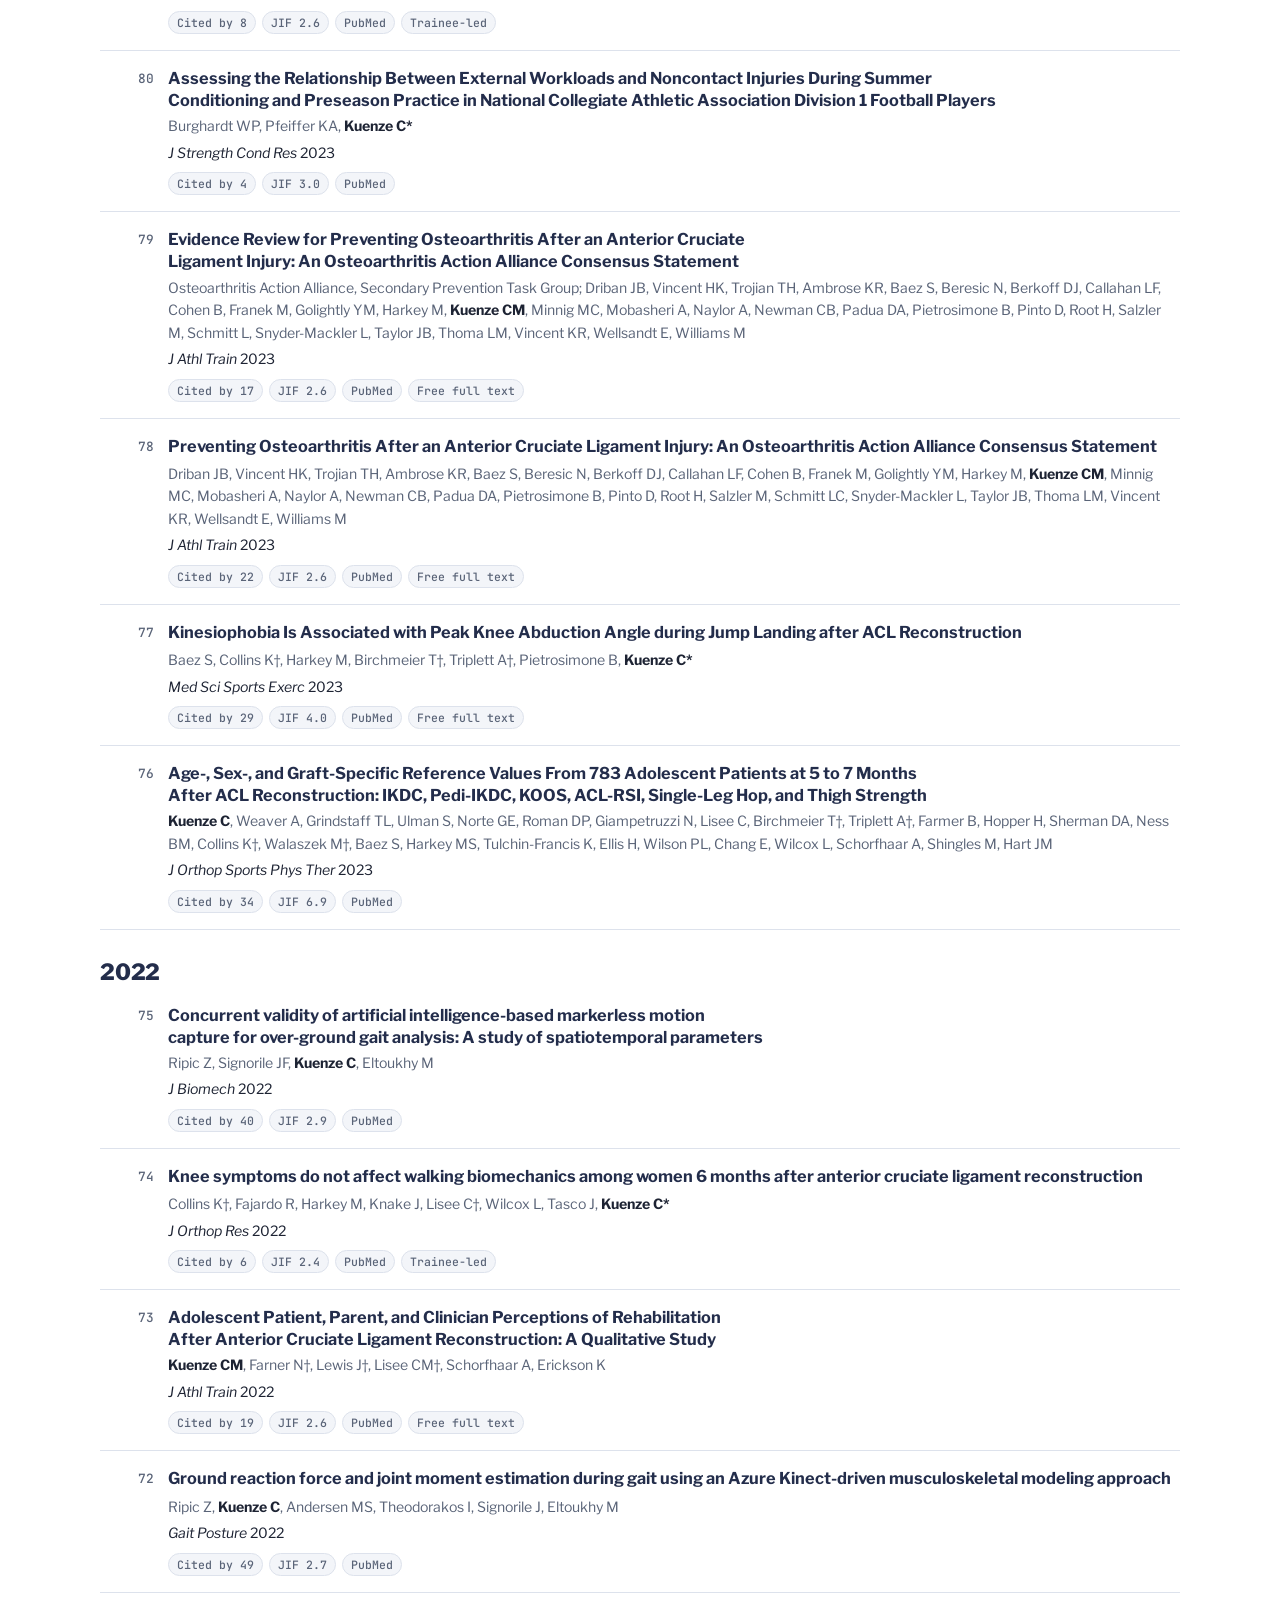
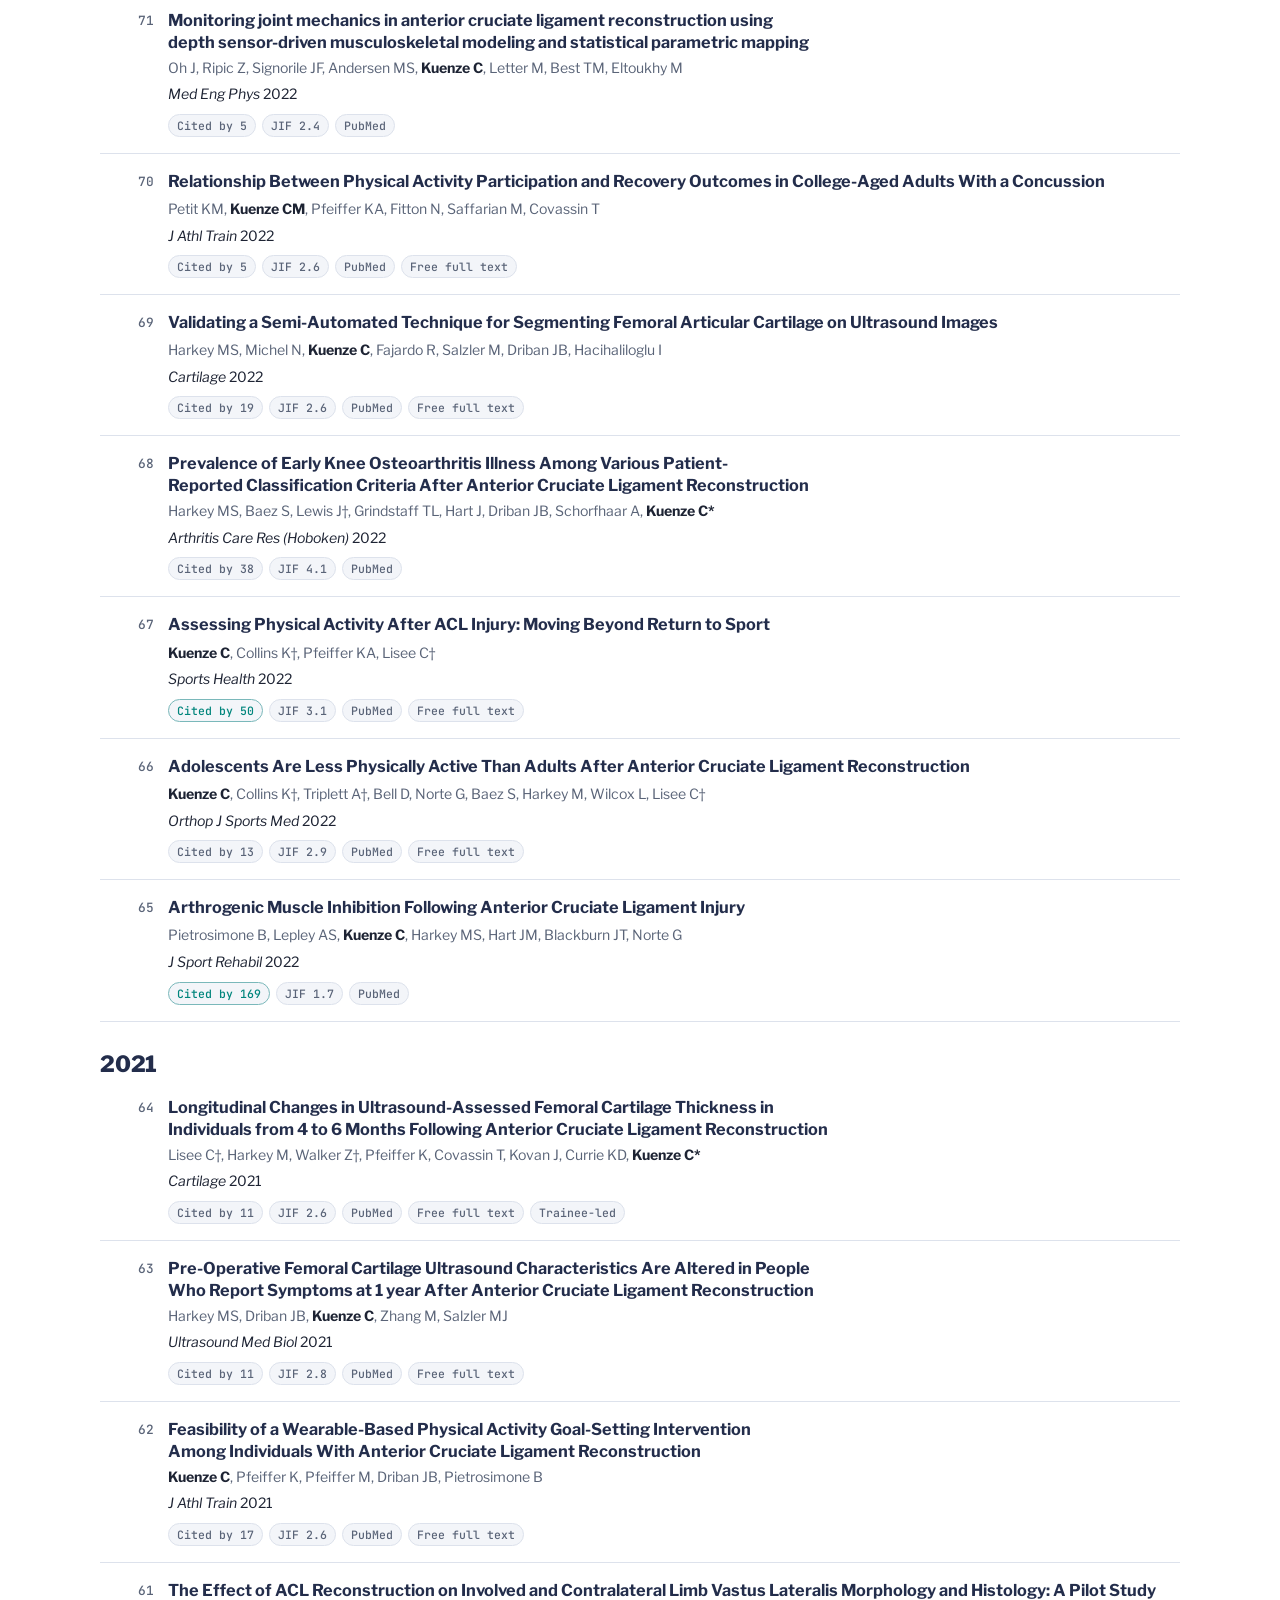
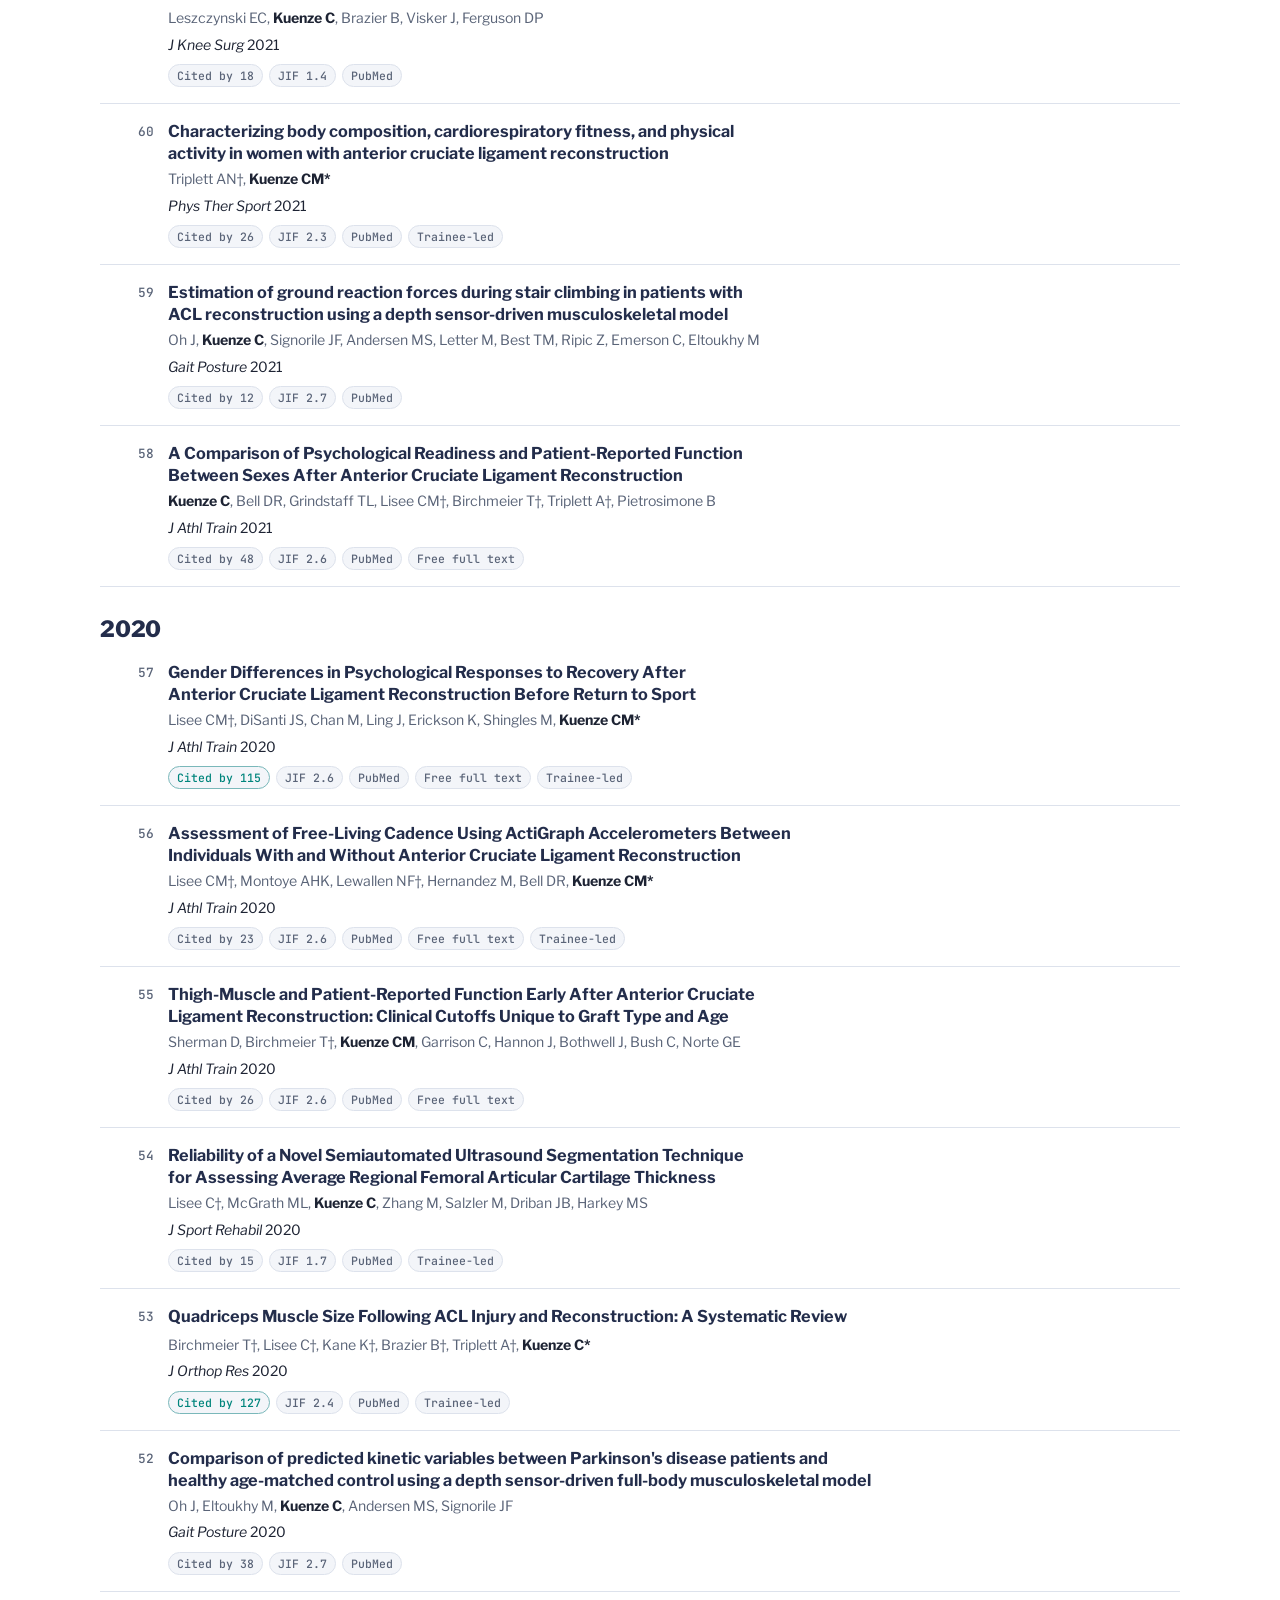
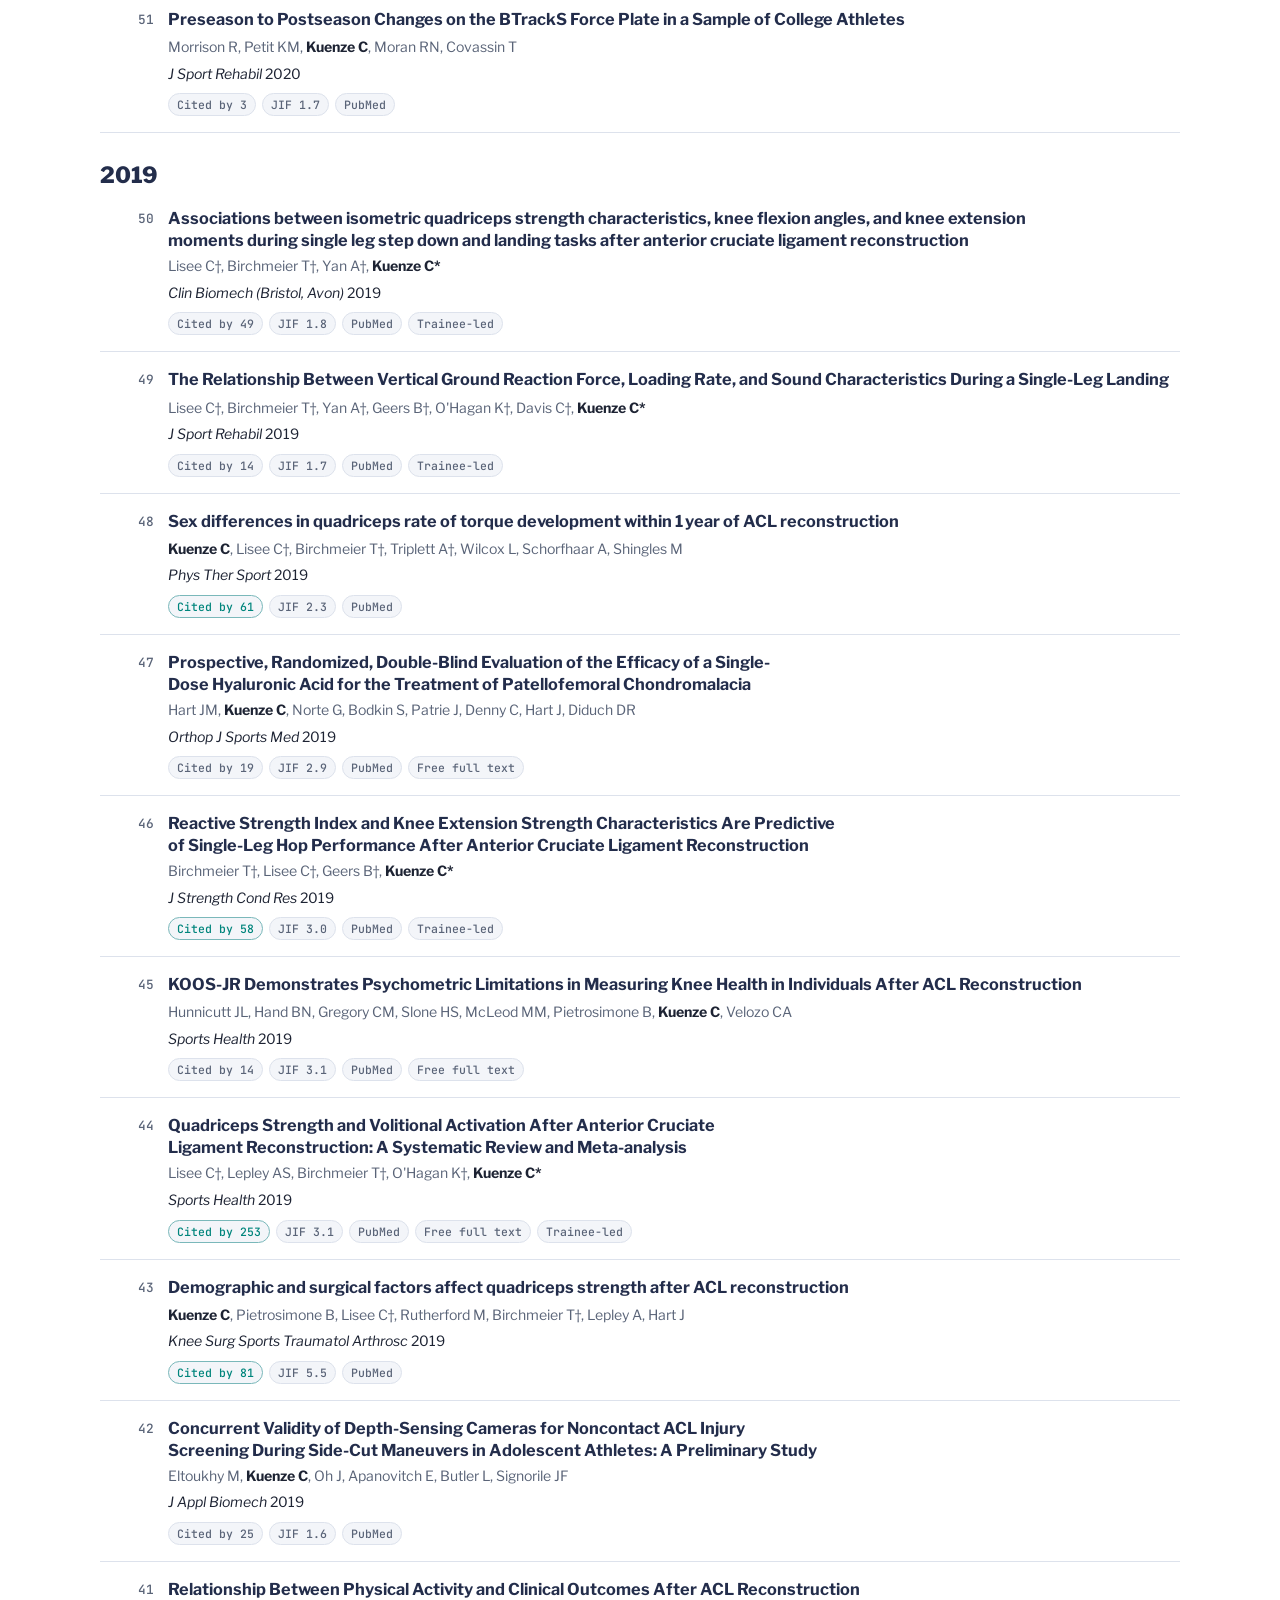
<file: publications.html>
<!doctype html>
<html lang="en">
<head>
<meta charset="utf-8">
<meta name="viewport" content="width=device-width, initial-scale=1, viewport-fit=cover">
<title>Publications · Christopher Kuenze</title>
<meta name="description" content="All peer-reviewed publications by Christopher Kuenze, searchable by topic, with citation counts updated monthly.">
<meta property="og:title" content="Publications · Christopher Kuenze">
<meta property="og:description" content="All peer-reviewed publications by Christopher Kuenze, searchable by topic, with citation counts updated monthly.">
<meta property="og:type" content="website">
<meta property="og:url" content="https://chriskuenze.com/publications.html">
<meta property="og:site_name" content="Christopher Kuenze">
<meta property="og:image" content="https://chriskuenze.com/assets/og-image.png">
<meta property="og:image:width" content="1200">
<meta property="og:image:height" content="630">
<meta property="og:image:alt" content="Christopher Kuenze, PhD, ATC, FNATA. Recovery after ACL reconstruction.">
<meta name="twitter:card" content="summary_large_image">
<link rel="canonical" href="https://chriskuenze.com/publications.html">
<link rel="icon" href="assets/favicon.svg" type="image/svg+xml">
<link rel="preconnect" href="https://fonts.googleapis.com"><link rel="preconnect" href="https://fonts.gstatic.com" crossorigin>
<link rel="stylesheet" href="https://fonts.googleapis.com/css2?family=Libre+Franklin:wght@400;600;700;800&family=JetBrains+Mono:wght@500;600&display=swap">
<link rel="stylesheet" href="assets/site.css">
<script defer src="https://static.cloudflareinsights.com/beacon.min.js" data-cf-beacon='{"token": "7c189cdaad5f4b2d9b883b14133355eb"}'></script>
</head>
<body data-root="">
<header class="top">
  <div class="wrap">
    <a class="brand" href="./"><i>CK</i>Chris Kuenze</a>
    <nav class="nav" aria-label="Main">
      <a href="research.html">Research</a>
      <a href="studies.html">Studies</a>
      <a href="publications.html" aria-current="page">Publications</a>
      <a href="teaching.html">Teaching</a>
      <a href="media.html">Media</a>
      <a href="mentoring.html">Mentoring</a>
      <a href="contact.html">Contact</a>
    </nav>
  </div>
</header>

<main>
<section class="hero">
  <div class="wrap" style="grid-template-columns:1fr">
    <div>
      <div class="eyebrow">Publications</div>
      <h1 style="font-size:clamp(2rem,4.4vw,3rem)">Peer-reviewed papers</h1>
      <div class="stat-boxes" aria-label="Publication metrics">
        <div><b data-stat="papers">136</b><span>Papers</span></div>
        <div><b data-stat="citations">5,304</b><span>Citations</span></div>
        <div><b data-stat="hindex">39</b><span>h-index</span></div>
        <div><b data-stat="i10">85</b><span>i10-index</span></div>
      </div>
      <p class="lede" style="margin-top:18px">Search by keyword or filter by topic. Links go to the publisher's page or PubMed.</p>
      <p class="legend-line">† trainee author · * senior author · ‡ group author (ARROW or ATOAC) · Citation counts from <span data-asof>Google Scholar</span> · JIF = 2025 Journal Impact Factor</p>
    </div>
  </div>
</section>
<div class="wrap">
  <div class="filters">
    <label class="sr" for="q" hidden>Search publications</label>
    <input id="q" type="search" placeholder="Search titles, authors, journals" autocomplete="off">
    <select id="sort" aria-label="Sort"><option value="year">Newest first</option><option value="cites">Most cited</option></select>
    <span class="count" id="count"></span>
    <div class="toggle" id="topics" role="group" aria-label="Topics"></div>
  </div>
  <div id="publist" style="padding-bottom:56px"></div>
</div>
</main>

<footer>
  <div class="wrap">
    <div>
      <h3>Contact</h3>
      <p><a href="contact.html">Send a message</a><br>ckuenze@virginia.edu<br><a href="assets/cv/Kuenze-CV.pdf">Curriculum vitae (PDF)</a></p>
      <p>Student Health and Wellness Center, Room 340A<br>550 Brandon Avenue, Charlottesville, VA 22903</p>
    </div>
    <div>
      <h3>Research</h3>
      <ul><li><a href="research.html#arrow">ARROW</a></li><li><a href="studies.html">Current studies</a></li><li><a href="https://acldashboard.com/" rel="noopener">ACL Dashboard</a></li><li><a href="teaching.html">Teaching tools</a></li><li><a href="media.html">Podcasts and media</a></li><li><a href="network/">Co-author network</a></li></ul>
    </div>
    <div>
      <h3>Elsewhere</h3>
      <ul><li><a href="https://education.virginia.edu/about/directory/chris-kuenze" rel="noopener">UVA faculty page</a></li><li><a href="https://education.virginia.edu/research-initiatives/research-centers-labs/research-labs/exercise-and-sport-injury-laboratory" rel="noopener">EASIL</a></li><li><a href="https://github.com/ckuenze" rel="noopener">GitHub</a></li><li><a href="https://scholar.google.com/citations?user=qaAtX5cAAAAJ" rel="noopener">Google Scholar</a></li><li><a href="https://orcid.org/0000-0001-9184-4636" rel="noopener">ORCID</a></li><li><a href="https://www.linkedin.com/in/chris-kuenze-a08b14a6/" rel="noopener">LinkedIn</a></li></ul>
    </div>
    <p class="fine">© <span data-year>2026</span> Christopher Kuenze. This is a personal website. Views expressed here are my own and do not represent the University of Virginia. Last updated <span data-updated>November 2026</span>. <a class="ynwa" href="https://www.youtube.com/watch?v=YhqiSO_UFxg" rel="noopener">You'll Never Walk Alone</a></p>
  </div>
</footer>
<script src="assets/site.js"></script>
</body>
</html>
</file>
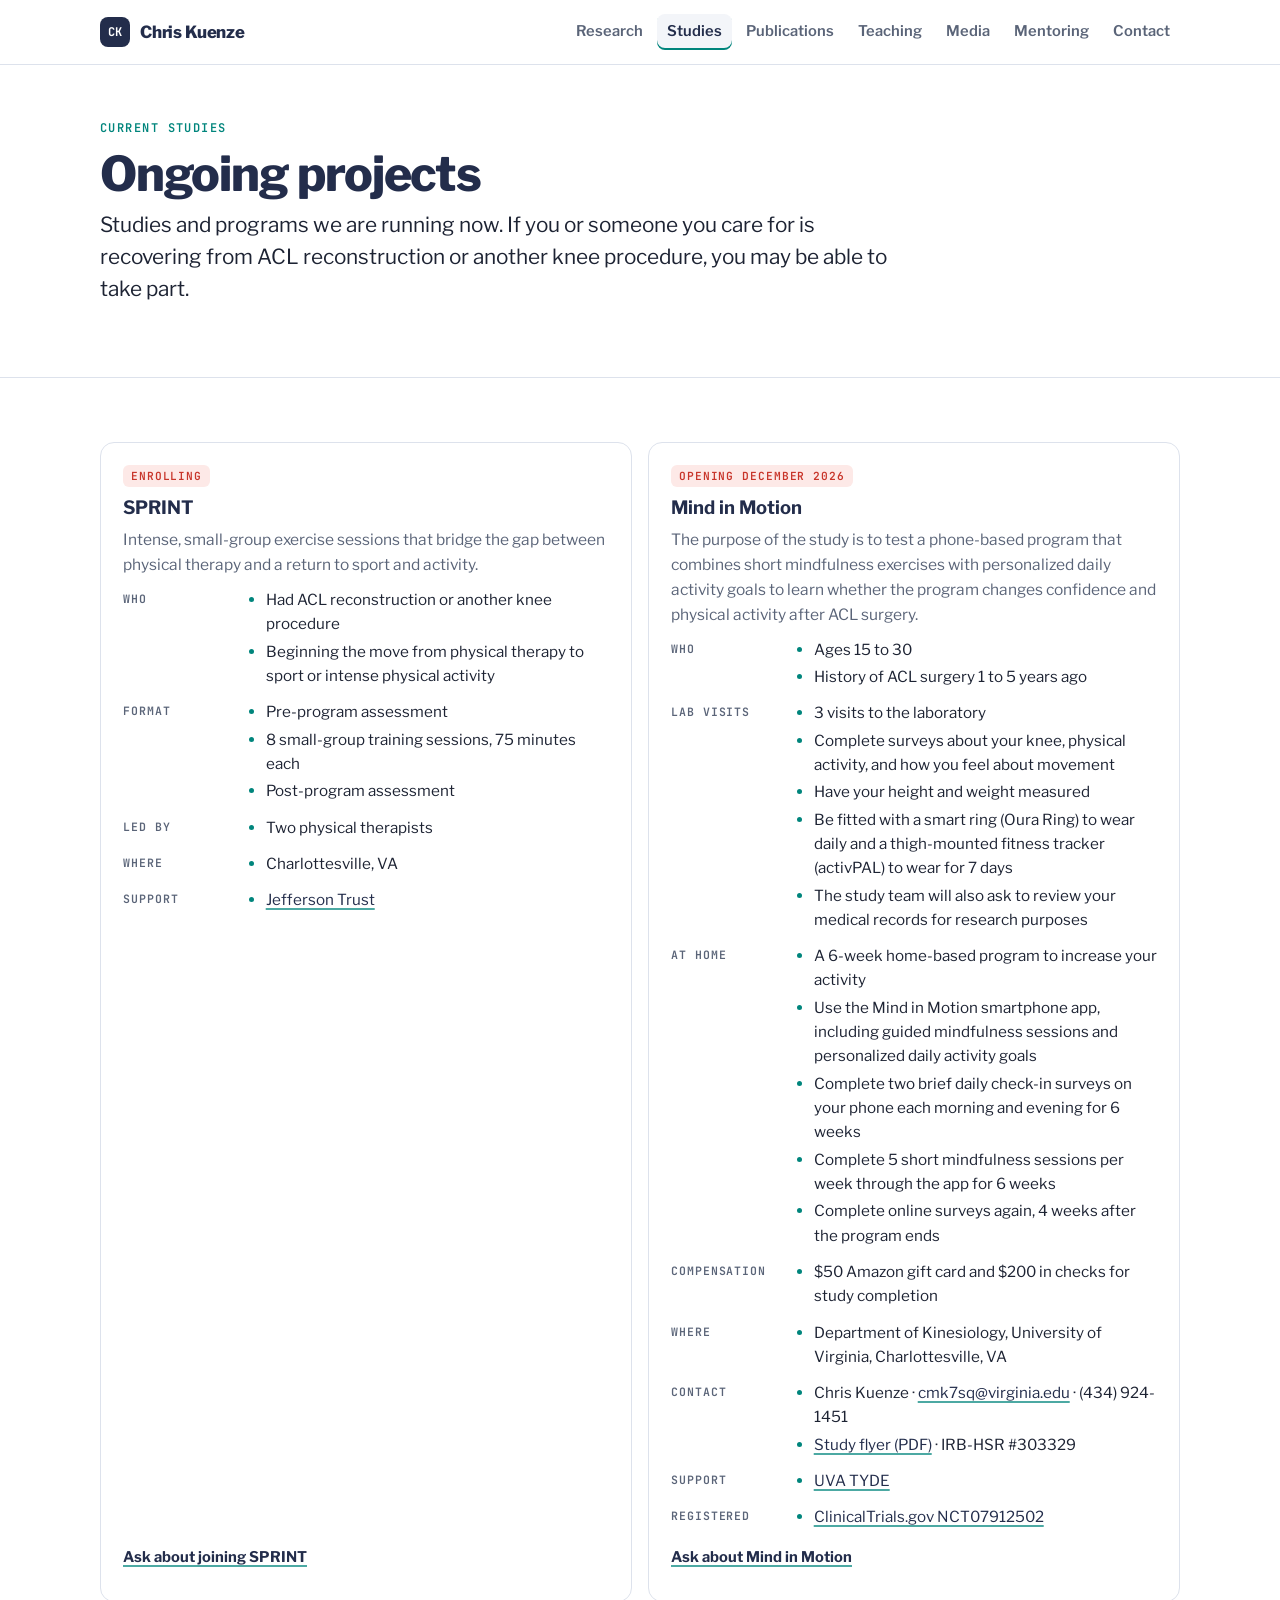
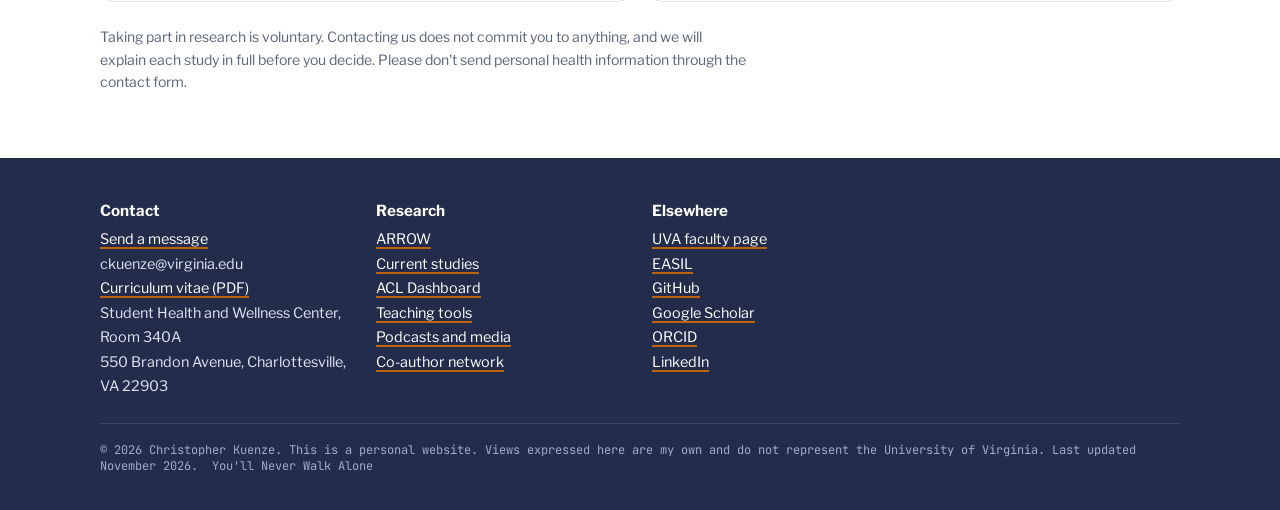
<file: studies.html>
<!doctype html>
<html lang="en">
<head>
<meta charset="utf-8">
<meta name="viewport" content="width=device-width, initial-scale=1, viewport-fit=cover">
<title>Current Studies · Christopher Kuenze</title>
<meta name="description" content="Ongoing research studies and programs led by Christopher Kuenze at the University of Virginia, including SPRINT and Mind in Motion.">
<meta property="og:title" content="Current Studies · Christopher Kuenze">
<meta property="og:description" content="Ongoing research studies and programs led by Christopher Kuenze at the University of Virginia, including SPRINT and Mind in Motion.">
<meta property="og:type" content="website">
<meta property="og:url" content="https://chriskuenze.com/studies.html">
<meta property="og:site_name" content="Christopher Kuenze">
<meta property="og:image" content="https://chriskuenze.com/assets/og-image.png">
<meta property="og:image:width" content="1200">
<meta property="og:image:height" content="630">
<meta property="og:image:alt" content="Christopher Kuenze, PhD, ATC, FNATA. Recovery after ACL reconstruction.">
<meta name="twitter:card" content="summary_large_image">
<link rel="canonical" href="https://chriskuenze.com/studies.html">
<link rel="icon" href="assets/favicon.svg" type="image/svg+xml">
<link rel="preconnect" href="https://fonts.googleapis.com"><link rel="preconnect" href="https://fonts.gstatic.com" crossorigin>
<link rel="stylesheet" href="https://fonts.googleapis.com/css2?family=Libre+Franklin:wght@400;600;700;800&family=JetBrains+Mono:wght@500;600&display=swap">
<link rel="stylesheet" href="assets/site.css">
<script defer src="https://static.cloudflareinsights.com/beacon.min.js" data-cf-beacon='{"token": "7c189cdaad5f4b2d9b883b14133355eb"}'></script>
</head>
<body data-root="">
<header class="top">
  <div class="wrap">
    <a class="brand" href="./"><i>CK</i>Chris Kuenze</a>
    <nav class="nav" aria-label="Main">
      <a href="research.html">Research</a>
      <a href="studies.html" aria-current="page">Studies</a>
      <a href="publications.html">Publications</a>
      <a href="teaching.html">Teaching</a>
      <a href="media.html">Media</a>
      <a href="mentoring.html">Mentoring</a>
      <a href="contact.html">Contact</a>
    </nav>
  </div>
</header>

<main>
<section class="hero">
  <div class="wrap" style="grid-template-columns:1fr">
    <div>
      <div class="eyebrow">Current studies</div>
      <h1 style="font-size:clamp(2rem,4.4vw,3rem)">Ongoing projects</h1>
      <p class="lede">Studies and programs we are running now. If you or someone you care for is recovering from ACL reconstruction or another knee procedure, you may be able to take part.</p>
    </div>
  </div>
</section>

<section class="band">
  <div class="wrap">
    <div class="grid two">
      <article class="project study" id="sprint">
        <span class="tag status">Enrolling</span>
        <h3>SPRINT</h3>
        <p>Intense, small-group exercise sessions that bridge the gap between physical therapy and a return to sport and activity.</p>
        <ul class="facts-list">
          <li><b>Who</b><ul class="mini"><li>Had ACL reconstruction or another knee procedure</li><li>Beginning the move from physical therapy to sport or intense physical activity</li></ul></li>
          <li><b>Format</b><ul class="mini"><li>Pre-program assessment</li><li>8 small-group training sessions, 75 minutes each</li><li>Post-program assessment</li></ul></li>
          <li><b>Led by</b><ul class="mini"><li>Two physical therapists</li></ul></li>
          <li><b>Where</b><ul class="mini"><li>Charlottesville, VA</li></ul></li>
          <li><b>Support</b><ul class="mini"><li><a href="https://jeffersontrust.org/" rel="noopener">Jefferson Trust</a></li></ul></li>
        </ul>
        <a class="more" href="contact.html?topic=sprint">Ask about joining SPRINT</a>
      </article>
      <article class="project study" id="mind-in-motion">
        <span class="tag status">Opening December 2026</span>
        <h3>Mind in Motion</h3>
        <p>The purpose of the study is to test a phone-based program that combines short mindfulness exercises with personalized daily activity goals to learn whether the program changes confidence and physical activity after ACL surgery.</p>
        <ul class="facts-list">
          <li><b>Who</b><ul class="mini"><li>Ages 15 to 30</li><li>History of ACL surgery 1 to 5 years ago</li></ul></li>
          <li><b>Lab visits</b><ul class="mini"><li>3 visits to the laboratory</li><li>Complete surveys about your knee, physical activity, and how you feel about movement</li><li>Have your height and weight measured</li><li>Be fitted with a smart ring (Oura Ring) to wear daily and a thigh-mounted fitness tracker (activPAL) to wear for 7 days</li><li>The study team will also ask to review your medical records for research purposes</li></ul></li>
          <li><b>At home</b><ul class="mini"><li>A 6-week home-based program to increase your activity</li><li>Use the Mind in Motion smartphone app, including guided mindfulness sessions and personalized daily activity goals</li><li>Complete two brief daily check-in surveys on your phone each morning and evening for 6 weeks</li><li>Complete 5 short mindfulness sessions per week through the app for 6 weeks</li><li>Complete online surveys again, 4 weeks after the program ends</li></ul></li>
          <li><b>Compensation</b><ul class="mini"><li>$50 Amazon gift card and $200 in checks for study completion</li></ul></li>
          <li><b>Where</b><ul class="mini"><li>Department of Kinesiology, University of Virginia, Charlottesville, VA</li></ul></li>
          <li><b>Contact</b><ul class="mini"><li>Chris Kuenze · <a href="mailto:cmk7sq@virginia.edu">cmk7sq@virginia.edu</a> · (434) 924-1451</li><li><a href="assets/studies/mind-in-motion-flyer.pdf">Study flyer (PDF)</a> · IRB-HSR #303329</li></ul></li>
          <li><b>Support</b><ul class="mini"><li><a href="https://tyde.virginia.edu/" rel="noopener">UVA TYDE</a></li></ul></li>
          <li><b>Registered</b><ul class="mini"><li><a href="https://clinicaltrials.gov/study/NCT07912502" rel="noopener">ClinicalTrials.gov NCT07912502</a></li></ul></li>
        </ul>
        <a class="more" href="contact.html?topic=mind">Ask about Mind in Motion</a>
      </article>
    </div>
    <p class="muted" style="margin-top:24px;font-size:.88rem;max-width:46em">Taking part in research is voluntary. Contacting us does not commit you to anything, and we will explain each study in full before you decide. Please don't send personal health information through the contact form.</p>
  </div>
</section>
</main>

<footer>
  <div class="wrap">
    <div>
      <h3>Contact</h3>
      <p><a href="contact.html">Send a message</a><br>ckuenze@virginia.edu<br><a href="assets/cv/Kuenze-CV.pdf">Curriculum vitae (PDF)</a></p>
      <p>Student Health and Wellness Center, Room 340A<br>550 Brandon Avenue, Charlottesville, VA 22903</p>
    </div>
    <div>
      <h3>Research</h3>
      <ul><li><a href="research.html#arrow">ARROW</a></li><li><a href="studies.html">Current studies</a></li><li><a href="https://acldashboard.com/" rel="noopener">ACL Dashboard</a></li><li><a href="teaching.html">Teaching tools</a></li><li><a href="media.html">Podcasts and media</a></li><li><a href="network/">Co-author network</a></li></ul>
    </div>
    <div>
      <h3>Elsewhere</h3>
      <ul><li><a href="https://education.virginia.edu/about/directory/chris-kuenze" rel="noopener">UVA faculty page</a></li><li><a href="https://education.virginia.edu/research-initiatives/research-centers-labs/research-labs/exercise-and-sport-injury-laboratory" rel="noopener">EASIL</a></li><li><a href="https://github.com/ckuenze" rel="noopener">GitHub</a></li><li><a href="https://scholar.google.com/citations?user=qaAtX5cAAAAJ" rel="noopener">Google Scholar</a></li><li><a href="https://orcid.org/0000-0001-9184-4636" rel="noopener">ORCID</a></li><li><a href="https://www.linkedin.com/in/chris-kuenze-a08b14a6/" rel="noopener">LinkedIn</a></li></ul>
    </div>
    <p class="fine">© <span data-year>2026</span> Christopher Kuenze. This is a personal website. Views expressed here are my own and do not represent the University of Virginia. Last updated <span data-updated>November 2026</span>. <a class="ynwa" href="https://www.youtube.com/watch?v=YhqiSO_UFxg" rel="noopener">You'll Never Walk Alone</a></p>
  </div>
</footer>
<script src="assets/site.js"></script>
</body>
</html>
</file>
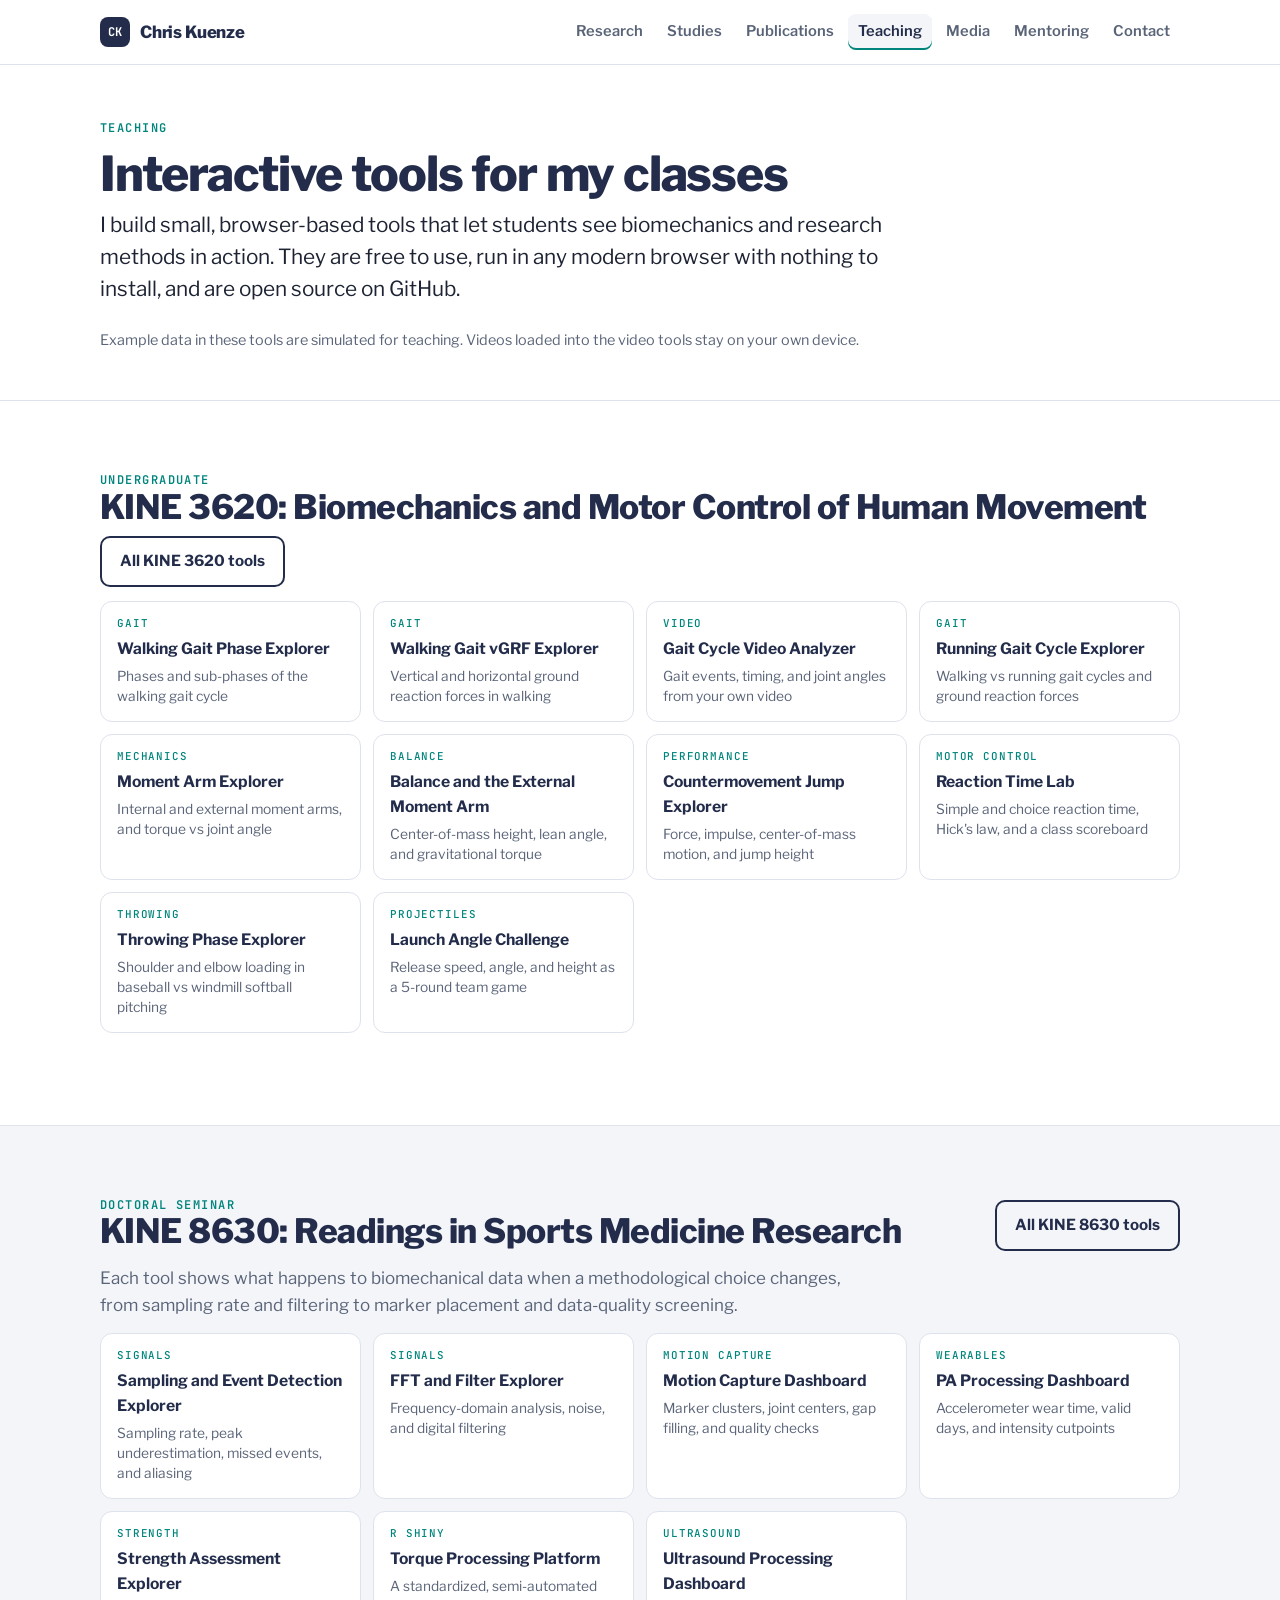
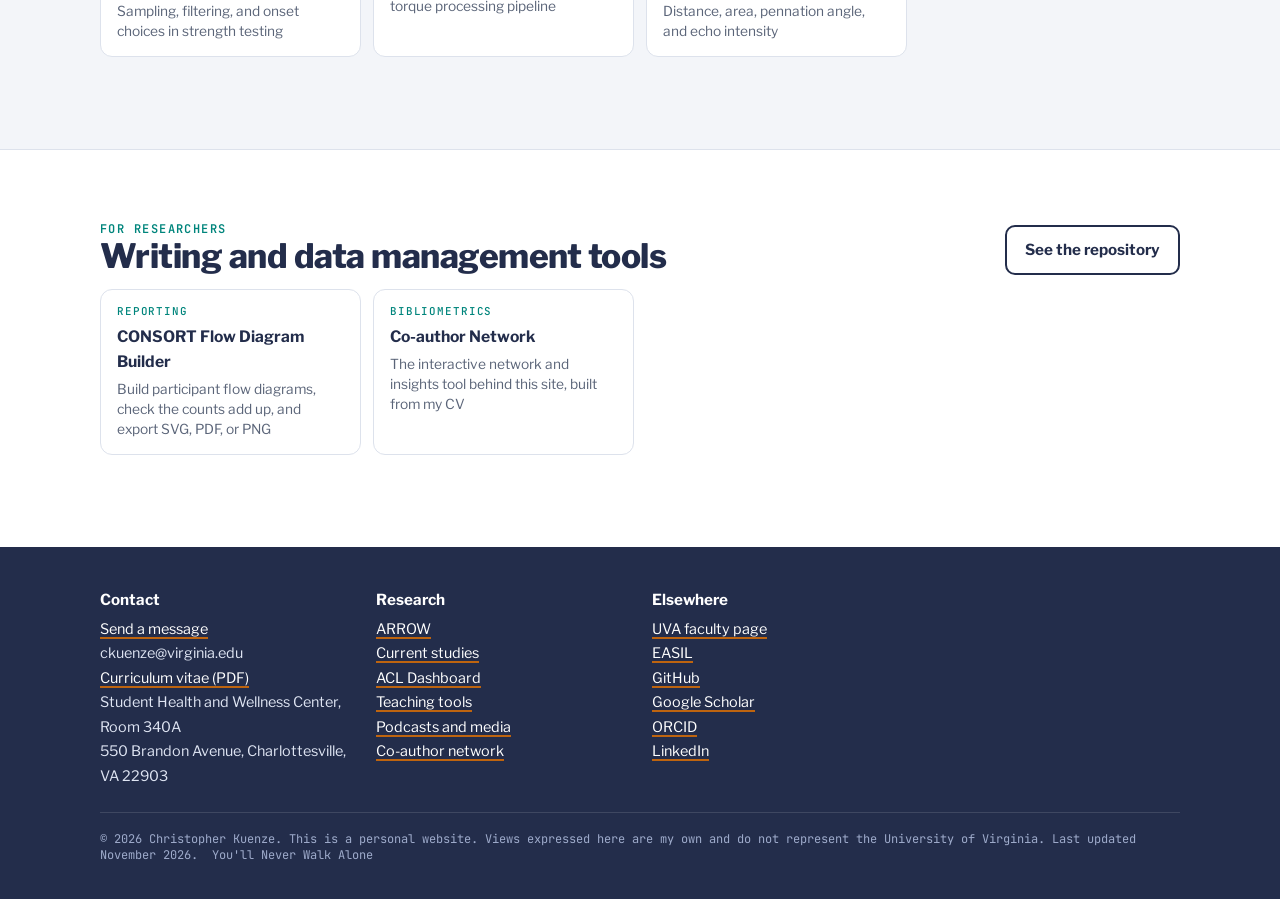
<file: teaching.html>
<!doctype html>
<html lang="en">
<head>
<meta charset="utf-8">
<meta name="viewport" content="width=device-width, initial-scale=1, viewport-fit=cover">
<title>Teaching · Christopher Kuenze</title>
<meta name="description" content="Free, browser-based teaching tools for biomechanics, motor control, and sports medicine research methods, built by Christopher Kuenze for courses at the University of Virginia.">
<meta property="og:title" content="Teaching · Christopher Kuenze">
<meta property="og:description" content="Free, browser-based teaching tools for biomechanics, motor control, and sports medicine research methods, built by Christopher Kuenze for courses at the University of Virginia.">
<meta property="og:type" content="website">
<meta property="og:url" content="https://chriskuenze.com/teaching.html">
<meta property="og:site_name" content="Christopher Kuenze">
<meta property="og:image" content="https://chriskuenze.com/assets/og-image.png">
<meta property="og:image:width" content="1200">
<meta property="og:image:height" content="630">
<meta property="og:image:alt" content="Christopher Kuenze, PhD, ATC, FNATA. Recovery after ACL reconstruction.">
<meta name="twitter:card" content="summary_large_image">
<link rel="canonical" href="https://chriskuenze.com/teaching.html">
<link rel="icon" href="assets/favicon.svg" type="image/svg+xml">
<link rel="preconnect" href="https://fonts.googleapis.com"><link rel="preconnect" href="https://fonts.gstatic.com" crossorigin>
<link rel="stylesheet" href="https://fonts.googleapis.com/css2?family=Libre+Franklin:wght@400;600;700;800&family=JetBrains+Mono:wght@500;600&display=swap">
<link rel="stylesheet" href="assets/site.css">
<script defer src="https://static.cloudflareinsights.com/beacon.min.js" data-cf-beacon='{"token": "7c189cdaad5f4b2d9b883b14133355eb"}'></script>
</head>
<body data-root="">
<header class="top">
  <div class="wrap">
    <a class="brand" href="./"><i>CK</i>Chris Kuenze</a>
    <nav class="nav" aria-label="Main">
      <a href="research.html">Research</a>
      <a href="studies.html">Studies</a>
      <a href="publications.html">Publications</a>
      <a href="teaching.html" aria-current="page">Teaching</a>
      <a href="media.html">Media</a>
      <a href="mentoring.html">Mentoring</a>
      <a href="contact.html">Contact</a>
    </nav>
  </div>
</header>

<main>
<section class="hero">
  <div class="wrap" style="grid-template-columns:1fr">
    <div>
      <div class="eyebrow">Teaching</div>
      <h1 style="font-size:clamp(2rem,4.4vw,3rem)">Interactive tools for my classes</h1>
      <p class="lede">I build small, browser-based tools that let students see biomechanics and research methods in action. They are free to use, run in any modern browser with nothing to install, and are open source on GitHub.</p>
      <p class="muted" style="font-size:.9rem;margin-top:10px">Example data in these tools are simulated for teaching. Videos loaded into the video tools stay on your own device.</p>
    </div>
  </div>
</section>

<section class="band">
  <div class="wrap course">
    <div class="course-head">
      <div><div class="eyebrow">Undergraduate</div><h2>KINE 3620: Biomechanics and Motor Control of Human Movement</h2></div>
      <a class="btn" href="https://github.com/ckuenze/KINE-3620-Explorers" rel="noopener">All KINE 3620 tools</a>
    </div>
    <div class="tools">
      <a class="tool" href="https://github.com/ckuenze/KINE-3620-Explorers/tree/main/walking-gait-phase-explorer" rel="noopener"><em>Gait</em><b>Walking Gait Phase Explorer</b><span>Phases and sub-phases of the walking gait cycle</span></a>
      <a class="tool" href="https://github.com/ckuenze/KINE-3620-Explorers/tree/main/walking-gait-vgrf-explorer" rel="noopener"><em>Gait</em><b>Walking Gait vGRF Explorer</b><span>Vertical and horizontal ground reaction forces in walking</span></a>
      <a class="tool" href="https://github.com/ckuenze/KINE-3620-Explorers/tree/main/gait-cycle-video-analyzer" rel="noopener"><em>Video</em><b>Gait Cycle Video Analyzer</b><span>Gait events, timing, and joint angles from your own video</span></a>
      <a class="tool" href="https://github.com/ckuenze/KINE-3620-Explorers/tree/main/running-gait-cycle-explorer" rel="noopener"><em>Gait</em><b>Running Gait Cycle Explorer</b><span>Walking vs running gait cycles and ground reaction forces</span></a>
      <a class="tool" href="https://github.com/ckuenze/KINE-3620-Explorers/tree/main/moment-arm-explorer" rel="noopener"><em>Mechanics</em><b>Moment Arm Explorer</b><span>Internal and external moment arms, and torque vs joint angle</span></a>
      <a class="tool" href="https://github.com/ckuenze/KINE-3620-Explorers/tree/main/balance-external-moment-arm" rel="noopener"><em>Balance</em><b>Balance and the External Moment Arm</b><span>Center-of-mass height, lean angle, and gravitational torque</span></a>
      <a class="tool" href="https://github.com/ckuenze/KINE-3620-Explorers/tree/main/countermovement-jump-explorer" rel="noopener"><em>Performance</em><b>Countermovement Jump Explorer</b><span>Force, impulse, center-of-mass motion, and jump height</span></a>
      <a class="tool" href="https://github.com/ckuenze/KINE-3620-Explorers/tree/main/reaction-time-lab" rel="noopener"><em>Motor control</em><b>Reaction Time Lab</b><span>Simple and choice reaction time, Hick's law, and a class scoreboard</span></a>
      <a class="tool" href="https://github.com/ckuenze/KINE-3620-Explorers/tree/main/throwing-phase-explorer" rel="noopener"><em>Throwing</em><b>Throwing Phase Explorer</b><span>Shoulder and elbow loading in baseball vs windmill softball pitching</span></a>
      <a class="tool" href="https://github.com/ckuenze/KINE-3620-Explorers/tree/main/launch-angle-challenge" rel="noopener"><em>Projectiles</em><b>Launch Angle Challenge</b><span>Release speed, angle, and height as a 5-round team game</span></a>
    </div>
  </div>
</section>

<section class="band alt">
  <div class="wrap course">
    <div class="course-head">
      <div><div class="eyebrow">Doctoral seminar</div><h2>KINE 8630: Readings in Sports Medicine Research</h2></div>
      <a class="btn" href="https://github.com/ckuenze/KINE-8630-Readings-in-Sports-Medicine-Research" rel="noopener">All KINE 8630 tools</a>
    </div>
    <p class="muted" style="max-width:46em">Each tool shows what happens to biomechanical data when a methodological choice changes, from sampling rate and filtering to marker placement and data-quality screening.</p>
    <div class="tools">
      <a class="tool" href="https://github.com/ckuenze/KINE-8630-Readings-in-Sports-Medicine-Research/tree/main/sampling-event-detection-explorer" rel="noopener"><em>Signals</em><b>Sampling and Event Detection Explorer</b><span>Sampling rate, peak underestimation, missed events, and aliasing</span></a>
      <a class="tool" href="https://github.com/ckuenze/KINE-8630-Readings-in-Sports-Medicine-Research/tree/main/fft-filter-explorer" rel="noopener"><em>Signals</em><b>FFT and Filter Explorer</b><span>Frequency-domain analysis, noise, and digital filtering</span></a>
      <a class="tool" href="https://github.com/ckuenze/KINE-8630-Readings-in-Sports-Medicine-Research/tree/main/motion-capture-dashboard" rel="noopener"><em>Motion capture</em><b>Motion Capture Dashboard</b><span>Marker clusters, joint centers, gap filling, and quality checks</span></a>
      <a class="tool" href="https://github.com/ckuenze/KINE-8630-Readings-in-Sports-Medicine-Research/tree/main/pa-processing-dashboard" rel="noopener"><em>Wearables</em><b>PA Processing Dashboard</b><span>Accelerometer wear time, valid days, and intensity cutpoints</span></a>
      <a class="tool" href="https://github.com/ckuenze/KINE-8630-Readings-in-Sports-Medicine-Research/tree/main/strength-assessment-explorer" rel="noopener"><em>Strength</em><b>Strength Assessment Explorer</b><span>Sampling, filtering, and onset choices in strength testing</span></a>
      <a class="tool" href="https://github.com/ckuenze/KINE-8630-Readings-in-Sports-Medicine-Research/tree/main/torque-processing-platform" rel="noopener"><em>R Shiny</em><b>Torque Processing Platform</b><span>A standardized, semi-automated torque processing pipeline</span></a>
      <a class="tool" href="https://github.com/ckuenze/KINE-8630-Readings-in-Sports-Medicine-Research/tree/main/ultrasound-processing-dashboard" rel="noopener"><em>Ultrasound</em><b>Ultrasound Processing Dashboard</b><span>Distance, area, pennation angle, and echo intensity</span></a>
    </div>
  </div>
</section>

<section class="band">
  <div class="wrap course">
    <div class="course-head">
      <div><div class="eyebrow">For researchers</div><h2>Writing and data management tools</h2></div>
      <a class="btn" href="https://github.com/ckuenze/Writing-and-Data-Management-Tools" rel="noopener">See the repository</a>
    </div>
    <div class="tools">
      <a class="tool" href="https://github.com/ckuenze/Writing-and-Data-Management-Tools/tree/main/consort-flow-builder" rel="noopener"><em>Reporting</em><b>CONSORT Flow Diagram Builder</b><span>Build participant flow diagrams, check the counts add up, and export SVG, PDF, or PNG</span></a>
      <a class="tool" href="network/"><em>Bibliometrics</em><b>Co-author Network</b><span>The interactive network and insights tool behind this site, built from my CV</span></a>
    </div>
  </div>
</section>
</main>

<footer>
  <div class="wrap">
    <div>
      <h3>Contact</h3>
      <p><a href="contact.html">Send a message</a><br>ckuenze@virginia.edu<br><a href="assets/cv/Kuenze-CV.pdf">Curriculum vitae (PDF)</a></p>
      <p>Student Health and Wellness Center, Room 340A<br>550 Brandon Avenue, Charlottesville, VA 22903</p>
    </div>
    <div>
      <h3>Research</h3>
      <ul><li><a href="research.html#arrow">ARROW</a></li><li><a href="studies.html">Current studies</a></li><li><a href="https://acldashboard.com/" rel="noopener">ACL Dashboard</a></li><li><a href="teaching.html">Teaching tools</a></li><li><a href="media.html">Podcasts and media</a></li><li><a href="network/">Co-author network</a></li></ul>
    </div>
    <div>
      <h3>Elsewhere</h3>
      <ul><li><a href="https://education.virginia.edu/about/directory/chris-kuenze" rel="noopener">UVA faculty page</a></li><li><a href="https://education.virginia.edu/research-initiatives/research-centers-labs/research-labs/exercise-and-sport-injury-laboratory" rel="noopener">EASIL</a></li><li><a href="https://github.com/ckuenze" rel="noopener">GitHub</a></li><li><a href="https://scholar.google.com/citations?user=qaAtX5cAAAAJ" rel="noopener">Google Scholar</a></li><li><a href="https://orcid.org/0000-0001-9184-4636" rel="noopener">ORCID</a></li><li><a href="https://www.linkedin.com/in/chris-kuenze-a08b14a6/" rel="noopener">LinkedIn</a></li></ul>
    </div>
    <p class="fine">© <span data-year>2026</span> Christopher Kuenze. This is a personal website. Views expressed here are my own and do not represent the University of Virginia. Last updated <span data-updated>November 2026</span>. <a class="ynwa" href="https://www.youtube.com/watch?v=YhqiSO_UFxg" rel="noopener">You'll Never Walk Alone</a></p>
  </div>
</footer>
<script src="assets/site.js"></script>
</body>
</html>
</file>
<file: assets/site.css>
/* chriskuenze.com
   Layout: one centered column (max 1120px) with a sticky top bar; sections alternate white / mist bands.
   Type: Libre Franklin (Franklin Gothic family, matching UVA print materials) + JetBrains Mono for data. */
:root {
  --ink: #232d4b;        /* UVA Blue */
  --accent: #00857c;     /* teal: main accent (text-safe on white) */
  --spark: #f24736;      /* 2021-22 kit trim red-orange: rare highlight (logo dot, doctoral students, study status) */
  --spark-ink: #c8352a;  /* same hue, deep enough for small text on white */
  --cyan: #5272b4;
  --bg: #ffffff;
  --band: #f3f5f9;
  --line: #dde2ec;
  --fg: #1d2333;
  --muted: #5a6478;
  --card: #ffffff;
  --sans: "Libre Franklin", "Franklin Gothic Medium", "Segoe UI", system-ui, sans-serif;
  --mono: "JetBrains Mono", Consolas, monospace;
  --max: 1120px;
  --map-land: var(--band); --map-edge: var(--line);
}
@media (prefers-color-scheme: dark) { :root:not([data-theme="light"]) { --map-land: #2c3866; --map-edge: #4d5d93 } }
:root[data-theme="dark"] { --map-land: #2c3866; --map-edge: #4d5d93 }
@media (prefers-color-scheme: dark) {
  :root:not([data-theme="light"]) { --ink: #c9d4f2; --accent: #3dd6c8; --spark: #f24736; --spark-ink: #ff7a6b; --cyan: #9fb3e8; --bg: #11172a; --band: #171f36; --line: #2a3555; --fg: #e8ecf5; --muted: #9aa6c2; --card: #1a2340; color-scheme: dark }
}
:root[data-theme="dark"] { --ink: #c9d4f2; --accent: #3dd6c8; --spark: #f24736; --spark-ink: #ff7a6b; --cyan: #9fb3e8; --bg: #11172a; --band: #171f36; --line: #2a3555; --fg: #e8ecf5; --muted: #9aa6c2; --card: #1a2340; color-scheme: dark }

* { box-sizing: border-box }
html { scroll-behavior: smooth }
body { margin: 0; background: var(--bg); color: var(--fg); font: 400 17px/1.6 var(--sans); -webkit-font-smoothing: antialiased }
img { max-width: 100%; display: block }
a { color: var(--ink); text-decoration-color: color-mix(in srgb, var(--accent) 70%, transparent); text-underline-offset: 3px; text-decoration-thickness: 2px }
a:hover { color: var(--accent) }
:focus-visible { outline: 3px solid var(--accent); outline-offset: 2px; border-radius: 3px }
h1, h2, h3 { font-family: var(--sans); line-height: 1.15; text-wrap: balance; margin: 0; color: var(--ink) }
h2 { font-size: clamp(1.6rem, 3vw, 2.1rem); font-weight: 800; letter-spacing: -0.015em }
h3 { font-size: 1.15rem; font-weight: 700 }
p { margin: 0 }
.wrap { max-width: var(--max); margin: 0 auto; padding-left: max(20px, env(safe-area-inset-left, 0px)); padding-right: max(20px, env(safe-area-inset-right, 0px)) }
.eyebrow { font: 600 0.75rem/1.2 var(--mono); letter-spacing: 0.12em; text-transform: uppercase; color: var(--accent) }
.lede { font-size: clamp(1.1rem, 2vw, 1.3rem); line-height: 1.55; color: var(--fg); max-width: 38em }
.muted { color: var(--muted) }
.prose { max-width: 42em; display: grid; gap: 1em }

/* top bar */
.top { position: sticky; top: env(safe-area-inset-top, 0px); z-index: 20; background: color-mix(in srgb, var(--bg) 88%, transparent); backdrop-filter: saturate(1.4) blur(10px); border-bottom: 1px solid var(--line) }
body::before { content: ""; position: fixed; inset: 0 0 auto; height: env(safe-area-inset-top, 0px); z-index: 21; background: var(--bg) }
.top .wrap { display: flex; align-items: center; justify-content: space-between; gap: 16px; min-height: 64px; flex-wrap: wrap }
.brand { display: flex; align-items: center; gap: 10px; text-decoration: none; color: var(--ink); font-weight: 800; letter-spacing: -0.01em; font-size: 1.05rem }
/* CK initials badge: white on navy in light mode, white on kit orange in dark mode */
.brand i { width: 30px; height: 30px; border-radius: 8px; background: #232d4b; color: #ffffff; display: grid; place-items: center; font: 700 0.75rem var(--mono); font-style: normal }
@media (prefers-color-scheme: dark) { :root:not([data-theme="light"]) .brand i { background: var(--spark) } }
:root[data-theme="dark"] .brand i { background: var(--spark) }
.nav { display: flex; gap: 4px; flex-wrap: wrap }
.nav a { text-decoration: none; color: var(--muted); font-weight: 600; font-size: 0.92rem; padding: 6px 10px; border-radius: 8px }
.nav a:hover { color: var(--ink); background: var(--band) }
.nav a[aria-current="page"] { color: var(--ink); background: var(--band); box-shadow: inset 0 -2px 0 var(--accent) }

/* hero */
.hero { position: relative; overflow: hidden; border-bottom: 1px solid var(--line) }
.hero .wrap { display: grid; grid-template-columns: minmax(0, 1.05fr) minmax(0, 1fr); gap: 32px; align-items: center; padding-block: 56px 48px }
.hero h1 { font-size: clamp(2.2rem, 5vw, 3.6rem); font-weight: 800; letter-spacing: -0.025em; margin: 12px 0 6px }
.hero .cred { font: 600 0.95rem var(--mono); color: var(--muted); margin-bottom: 20px }
.hero .lede { margin-bottom: 24px }
.hero-art { position: relative; max-width: 520px; width: 100%; justify-self: center; margin: 0; display: flex; flex-direction: column; align-items: center; gap: 10px }
.hero-art-link { display: block; width: 100%; aspect-ratio: 1 / 1; border-radius: 12px; cursor: pointer }
.hero-art canvas { width: 100%; height: 100%; display: block }
.hero-art figcaption { text-align: center; margin-top: 4px; position: relative }
.net-cta { --cta-ink: #fff; display: inline-flex; align-items: center; gap: 8px; padding: 11px 18px; border: 2px solid var(--accent); border-radius: 10px; background: var(--accent); color: var(--cta-ink); font: 700 .95rem var(--sans); text-decoration: none; box-shadow: 0 4px 14px color-mix(in srgb, var(--accent) 30%, transparent); transition: background .15s, border-color .15s, box-shadow .15s }
.net-cta span { transition: transform .15s }
.net-cta:hover, .net-cta:focus-visible, .hero-art-link:hover + figcaption .net-cta { background: var(--spark); border-color: var(--spark); color: #fff; box-shadow: 0 4px 14px color-mix(in srgb, var(--spark) 35%, transparent) }
.net-cta:hover span, .hero-art-link:hover + figcaption .net-cta span { transform: translateX(3px) }
@media (prefers-color-scheme: dark) { :root:not([data-theme="light"]) .net-cta { --cta-ink: #11172a } }
:root[data-theme="dark"] .net-cta { --cta-ink: #11172a }
@media (max-width: 820px) { .hero .wrap { grid-template-columns: 1fr; padding-block: 36px 28px } .hero-art { max-width: 360px } }
.btns { display: flex; gap: 10px; flex-wrap: wrap }
.btn { display: inline-flex; align-items: center; gap: 8px; text-decoration: none; font-weight: 700; font-size: 0.95rem; padding: 11px 18px; border-radius: 10px; border: 2px solid var(--ink); color: var(--ink) }
.btn.primary { background: var(--ink); color: var(--bg) }
.btn:hover { border-color: var(--accent); color: var(--accent) }
.btn.primary:hover { background: var(--accent); color: #fff }

/* stats */
.stats { display: grid; grid-template-columns: repeat(4, minmax(0, 1fr)); border-bottom: 1px solid var(--line) }
.stats > div { padding: 22px 20px; border-right: 1px solid var(--line); min-width: 0 }
.stats > div:last-child { border-right: 0 }
.stats b { display: block; font-size: clamp(1.6rem, 3.4vw, 2.4rem); font-weight: 800; color: var(--ink); font-variant-numeric: tabular-nums; letter-spacing: -0.02em }
.stats span { font: 500 0.72rem var(--mono); letter-spacing: 0.08em; text-transform: uppercase; color: var(--muted) }
@media (max-width: 700px) { .stats { grid-template-columns: repeat(2, minmax(0, 1fr)) } .stats > div:nth-child(2) { border-right: 0 } .stats > div:nth-child(-n+2) { border-bottom: 1px solid var(--line) } }

/* sections */
section.band { padding-block: 64px }
section.band.alt { background: var(--band); border-block: 1px solid var(--line) }
.sec-head { display: grid; gap: 10px; margin-bottom: 28px; max-width: 46em }
.grid { display: grid; gap: 16px }
.grid.two { grid-template-columns: repeat(auto-fit, minmax(300px, 1fr)) }
.grid.three { grid-template-columns: repeat(auto-fit, minmax(240px, 1fr)) }
.grid.four { grid-template-columns: repeat(4, minmax(0, 1fr)); gap: 8px 24px }
.grid.four .theme { grid-row: span 3; grid-template-rows: subgrid; align-content: start }
@media (max-width: 980px) { .grid.four { grid-template-columns: repeat(2, minmax(0, 1fr)) } }
@media (max-width: 560px) { .grid.four { grid-template-columns: 1fr } }
.theme { padding: 4px 0 0; border-top: 3px solid var(--ink); display: grid; gap: 8px; align-content: start }
.theme .k { font: 600 0.72rem var(--mono); color: var(--accent); letter-spacing: 0.1em; text-transform: uppercase; margin-top: 12px }
.theme p { color: var(--muted); font-size: 0.97rem }
.project { background: var(--card); border: 1px solid var(--line); border-radius: 14px; padding: 22px; display: grid; gap: 10px; grid-template-rows: auto auto 1fr auto; align-content: start }
.project .more { align-self: end; padding-top: 6px }
.project.study { grid-template-rows: auto auto auto auto 1fr auto }
.project.study .facts-list { align-self: start; gap: 12px }
.facts-list ul.mini { margin: 0; padding-left: 1.1em; display: grid; gap: 3px; list-style: disc }
.facts-list ul.mini li { display: list-item; grid-template-columns: none }
.facts-list ul.mini li::marker { color: var(--accent) }
.tag.status { color: var(--spark-ink) !important; background: color-mix(in srgb, var(--spark) 12%, var(--card)) !important }
.project .tag { justify-self: start; font: 600 0.7rem var(--mono); letter-spacing: 0.08em; text-transform: uppercase; color: var(--ink); background: var(--band); padding: 4px 8px; border-radius: 6px }
.project p { color: var(--muted); font-size: 0.97rem }
.project a.more { font-weight: 700; font-size: 0.92rem }
.figure-row { display: grid; grid-template-columns: minmax(0, 1fr) minmax(0, 1.2fr); gap: 32px; align-items: center }
@media (max-width: 820px) { .figure-row { grid-template-columns: 1fr } }

/* recent work */
/* cards share row heights through subgrid: tag row, data panel, title, summary all line up across a row of cards */
.recent-grid { display: grid; grid-template-columns: repeat(auto-fill, minmax(250px, 1fr)); grid-auto-rows: auto; gap: 16px }
.recent-card { background: var(--card); border: 1px solid var(--line); border-radius: 14px; padding: 20px; display: grid; grid-row: span 4; grid-template-rows: subgrid; row-gap: 12px; min-width: 0 }
.rc-top { display: grid; gap: 6px; align-content: start }
.recent-card .tag { justify-self: start; font: 600 0.68rem/1 var(--mono); letter-spacing: 0.08em; text-transform: uppercase; color: var(--ink); background: var(--band); padding: 6px 8px; border-radius: 6px; white-space: nowrap }
.rc-src { font: 500 0.72rem var(--mono); color: var(--muted) }
.rc-data { display: grid; align-content: start; gap: 8px; min-height: 118px; padding: 12px 14px; border-radius: 10px; background: var(--band) }
.rc-stat b { display: block; font-size: 1.9rem; font-weight: 800; color: var(--accent); letter-spacing: -0.02em; line-height: 1.1 }
.rc-stat small { display: block; font-size: 0.8rem; line-height: 1.35; color: var(--muted) }
.rc-vis svg { width: 100%; max-width: 220px; height: 60px; overflow: visible }
.trk { background: var(--card) }
.mini-bars { display: grid; gap: 6px }
.rc-facts { display: grid; gap: 6px; border-top: 1px solid var(--line); padding-top: 8px }
.rc-facts div { display: grid; grid-template-columns: 3.7em minmax(0, 1fr); gap: 8px; align-items: baseline }
.rc-facts b { font-weight: 800; font-size: 1.05rem; color: var(--accent) }
.rc-facts span { font-size: 0.78rem; line-height: 1.35; color: var(--muted) }
.mb { display: grid; grid-template-columns: minmax(0, 1fr) 3em; gap: 8px; align-items: center }
.trk { height: 10px; border-radius: 5px; background: var(--band); overflow: hidden }
.trk span { display: block; height: 100%; border-radius: 5px; background: var(--accent) }
.mini-bars em { font: 500 0.7rem var(--mono); color: var(--muted); font-style: normal }
.recent-card h3 { font-size: 1rem; line-height: 1.35 }
.recent-card h3 a { text-decoration: none; color: var(--ink) }
.recent-card h3 a:hover { color: var(--accent) }
.recent-card p { font-size: 0.93rem; color: var(--muted) }

/* links grid */
.links { display: grid; grid-template-columns: repeat(auto-fit, minmax(220px, 1fr)); gap: 12px }
.linkcard { display: grid; grid-template-columns: 40px minmax(0, 1fr); gap: 4px 12px; align-items: center; padding: 14px 16px; border: 1px solid var(--line); border-radius: 12px; background: var(--card); text-decoration: none; color: var(--fg) }
.linkcard:hover { border-color: var(--accent); color: var(--fg) }
.linkcard i { grid-row: span 2; width: 40px; height: 40px; border-radius: 10px; background: var(--band); display: grid; place-items: center; font: 700 0.8rem var(--mono); font-style: normal; color: var(--ink) }
.linkcard b { font-size: 0.98rem; color: var(--ink) }
.linkcard span { font-size: 0.82rem; color: var(--muted) }

/* profile link row under the bio */
.profile-links { display: flex; flex-wrap: wrap; gap: 8px; padding-top: 6px }
.profile-links a { display: inline-flex; align-items: center; gap: 8px; padding: 6px 12px 6px 6px; border: 1px solid var(--line); border-radius: 999px; background: var(--card); text-decoration: none; color: var(--ink); font-weight: 600; font-size: 0.88rem }
.profile-links a:hover { border-color: var(--accent); color: var(--accent) }
.profile-links i { min-width: 26px; height: 26px; padding: 0 6px; border-radius: 999px; background: var(--band); display: grid; place-items: center; font: 700 0.66rem var(--mono); font-style: normal; color: var(--ink) }

/* stat boxes (Publications page), matching the co-author network header */
.stat-boxes { display: grid; grid-template-columns: repeat(4, minmax(0, 1fr)); gap: 12px; margin-top: 22px; max-width: 760px }
@media (max-width: 560px) { .stat-boxes { grid-template-columns: repeat(2, minmax(0, 1fr)) } }
.stat-boxes > div { background: var(--card); border: 1px solid var(--line); border-radius: 12px; padding: 14px 16px; display: grid; gap: 4px; min-width: 0 }
.stat-boxes b { font-size: clamp(1.6rem, 3vw, 2.1rem); font-weight: 800; color: var(--ink); font-variant-numeric: tabular-nums; letter-spacing: -0.02em; line-height: 1.05 }
.stat-boxes span { font: 500 0.7rem var(--mono); letter-spacing: 0.08em; text-transform: uppercase; color: var(--muted) }

/* ARROW site map */
.map-row { display: grid; grid-template-columns: minmax(0, 1fr); gap: 18px }
.map-row .map-fig { max-width: 900px; width: 100%; justify-self: center }
.map-fig { position: relative; margin: 0; background: var(--card); border: 1px solid var(--line); border-radius: 14px; padding: 12px; min-width: 0 }
.map-fig svg { width: 100%; height: auto; display: block }
.map-land { fill: var(--map-land); stroke: var(--map-edge); stroke-width: 1.2 }
.map-borders { fill: none; stroke: var(--map-edge); stroke-width: 1 }
.site-dot { cursor: pointer; outline: none }
.site-dot .core { fill: var(--accent); stroke: var(--card); stroke-width: 2.5 }
.site-dot .halo { fill: var(--accent); opacity: 0; transition: opacity .15s }
.site-dot.lead .core, .site-dot.lead .halo { fill: var(--spark) }
.site-dot.active .halo, .site-dot:focus .halo { opacity: .22 }
@media (max-width: 600px) { .site-dot .core, .site-dot .halo { transform: scale(1.9) } .site-dot .core { stroke-width: 1.8 } }
.map-tip { position: absolute; pointer-events: none; background: var(--card); border: 1px solid var(--line); border-radius: 10px; padding: 8px 11px; font-size: .82rem; line-height: 1.35; box-shadow: 0 6px 18px rgba(0,0,0,.12); max-width: 260px; display: grid }
.map-tip span { color: var(--muted); font-size: .76rem }
.site-list { list-style: none; margin: 0; padding: 0; display: grid; grid-template-columns: repeat(auto-fill, minmax(230px, 1fr)); gap: 10px; font-size: .88rem }
.site-list li { display: flex; flex-direction: column; gap: 2px; padding: 10px 12px; background: var(--card); border: 1px solid var(--line); border-left: 3px solid var(--line); border-radius: 10px; transition: border-color .15s, background .15s }
.site-list li .pi { margin-top: auto; padding-top: 4px }
.site-list li.lead { border-color: color-mix(in srgb, var(--spark) 45%, var(--line)); border-left-color: var(--spark); background: color-mix(in srgb, var(--spark) 7%, var(--card)) }
.site-list li.lead.active { border-left-color: var(--spark); background: color-mix(in srgb, var(--spark) 12%, var(--card)) }
.site-list li b { color: var(--ink); font-weight: 600 }
.site-list li span { color: var(--muted); font-size: .78rem }
.site-list li.active { background: var(--band); border-left-color: var(--accent) }
.map-tip .pi { color: var(--ink); margin-top: 3px; overflow-wrap: anywhere }
.map-tip .hint { font-size: .7rem; color: var(--accent); margin-top: 2px }
.site-list li .pi { color: var(--ink); font-size: .8rem; line-height: 1.35 }
.site-list li .pi a { color: var(--accent); text-decoration: none; border-bottom: 1px dotted currentColor }
.site-list li .pi a:hover, .site-list li .pi a:focus-visible { border-bottom-style: solid }

/* contact form */
.form { display: grid; gap: 14px; max-width: 640px }
.form label { display: grid; gap: 6px; font-weight: 600; font-size: 0.92rem; color: var(--ink) }
.form input, .form select, .form textarea { font: inherit; font-size: 1rem; padding: 11px 13px; border: 1px solid var(--line); border-radius: 10px; background: var(--card); color: var(--fg); width: 100% }
.form textarea { min-height: 160px; resize: vertical }
.form .row2 { display: grid; grid-template-columns: repeat(auto-fit, minmax(220px, 1fr)); gap: 14px }
.form button { justify-self: start; font: 700 0.98rem var(--sans); padding: 12px 22px; border-radius: 10px; border: 0; background: var(--ink); color: var(--bg); cursor: pointer }
.form button:hover { background: var(--accent); color: #fff }
.form .hp { position: absolute; left: -9999px }
.form-status { font-size: 0.92rem }

/* about */
.about { display: grid; grid-template-columns: 220px minmax(0, 1fr); gap: 36px; align-items: start }
.portrait { width: 220px; aspect-ratio: 4 / 5; border-radius: 16px; background: linear-gradient(160deg, var(--ink), #3a4a78); display: grid; place-items: center; color: #fff; font: 800 3rem var(--sans); overflow: hidden }
.portrait img { width: 100%; height: 100%; object-fit: cover }
@media (max-width: 700px) { .about { grid-template-columns: 1fr } .portrait { width: 160px } }
.facts-list { list-style: none; margin: 0; padding: 0; display: grid; gap: 8px; font-size: 0.95rem }
.facts-list li { display: grid; grid-template-columns: 7.5em minmax(0, 1fr); gap: 12px }
.facts-list b { font: 600 0.72rem/1.9 var(--mono); letter-spacing: 0.08em; text-transform: uppercase; color: var(--muted) }

/* publications */
.pub { display: grid; grid-template-columns: 3.2em minmax(0, 1fr); gap: 4px 14px; padding: 16px 0; border-bottom: 1px solid var(--line) }
.pub .num { font: 500 0.8rem/1.9 var(--mono); color: var(--muted); text-align: right }
.pub h3 { font-size: 1.02rem; font-weight: 700; line-height: 1.35 }
.pub h3 a { text-decoration: none; color: var(--ink) }
.pub h3 a:hover { color: var(--accent) }
.pub .au { font-size: 0.88rem; color: var(--muted); grid-column: 2 }
.pub .au strong { color: var(--fg); font-weight: 700 }
.pub .src { font-size: 0.88rem; grid-column: 2 }
.pub .src em { font-style: italic }
.pub .meta { grid-column: 2; display: flex; flex-wrap: wrap; gap: 6px; margin-top: 4px }
.chip { font: 500 0.72rem var(--mono); padding: 3px 8px; border-radius: 999px; background: var(--band); color: var(--muted); border: 1px solid var(--line); text-decoration: none }
a.chip:hover { color: var(--accent); border-color: var(--accent) }
.chip.hot { color: var(--accent); border-color: color-mix(in srgb, var(--accent) 45%, var(--line)) }
.filters { display: flex; flex-wrap: wrap; gap: 10px 14px; align-items: center; padding: 14px 0 18px; position: sticky; top: calc(env(safe-area-inset-top, 0px) + 64px); background: var(--bg); z-index: 5; border-bottom: 1px solid var(--line) }
.filters input[type="search"] { flex: 1 1 240px; min-width: 0; font: inherit; font-size: 0.95rem; padding: 9px 12px; border: 1px solid var(--line); border-radius: 10px; background: var(--card); color: var(--fg) }
.filters select { font: inherit; font-size: 0.9rem; padding: 8px 10px; border: 1px solid var(--line); border-radius: 10px; background: var(--card); color: var(--fg) }
.toggle { display: flex; flex-wrap: wrap; gap: 6px }
.toggle button { font: 600 0.8rem var(--sans); padding: 6px 11px; border-radius: 999px; border: 1px solid var(--line); background: var(--card); color: var(--muted); cursor: pointer }
.toggle button[aria-pressed="true"] { background: var(--ink); color: var(--bg); border-color: var(--ink) }
.count { font: 500 0.8rem var(--mono); color: var(--muted) }
.yearhead { font: 800 1.4rem var(--sans); color: var(--ink); padding-top: 28px; margin-bottom: 2px; letter-spacing: -0.01em }
.legend-line { font-size: 0.85rem; color: var(--muted) }

/* people */
.person { background: var(--card); border: 1px solid var(--line); border-radius: 14px; padding: 18px; display: grid; gap: 4px; align-content: start }
.person b { font-size: 1.05rem; color: var(--ink) }
.person span { font-size: 0.9rem; color: var(--muted) }
.person .yr { font: 500 0.75rem var(--mono); color: var(--accent) }
.person.has-photo { grid-template-columns: 72px minmax(0, 1fr); gap: 14px; align-items: center }
.person.has-photo > div:last-child { display: grid; gap: 4px; min-width: 0 }
.avatar { width: 72px; height: 72px; border-radius: 50%; background: var(--band); color: var(--ink); display: grid; place-items: center; font: 700 1.1rem var(--sans); overflow: hidden; border: 2px solid var(--line) }
.avatar img { width: 100%; height: 100%; object-fit: cover }

/* media list */
.media-item { display: grid; grid-template-columns: 7.5em minmax(0, 1fr); gap: 4px 18px; padding: 18px 0; border-bottom: 1px solid var(--line) }
.media-item .when { font: 500 0.78rem/1.9 var(--mono); color: var(--muted) }
.media-item h3 { font-size: 1.05rem; line-height: 1.35 }
.media-item h3 a { text-decoration: none; color: var(--ink) }
.media-item h3 a:hover { color: var(--accent) }
.media-item p { grid-column: 2; font-size: 0.9rem; color: var(--muted) }
.media-item .meta { grid-column: 2; display: flex; flex-wrap: wrap; gap: 6px }
@media (max-width: 560px) { .media-item { grid-template-columns: 1fr } .media-item p, .media-item .meta { grid-column: 1 } }

/* teaching */
.course { display: grid; gap: 14px; padding-block: 8px 28px }
.course-head { display: flex; flex-wrap: wrap; justify-content: space-between; align-items: end; gap: 10px }
.tools { display: grid; grid-template-columns: repeat(auto-fill, minmax(230px, 1fr)); gap: 12px }
.tool { display: grid; gap: 6px; align-content: start; padding: 14px 16px; border: 1px solid var(--line); border-radius: 12px; background: var(--card); text-decoration: none; color: var(--fg) }
.tool:hover { border-color: var(--accent); color: var(--fg) }
.tool b { color: var(--ink); font-size: 0.98rem }
.tool span { color: var(--muted); font-size: 0.86rem; line-height: 1.45 }
.tool em { font: 500 0.68rem var(--mono); font-style: normal; letter-spacing: 0.08em; text-transform: uppercase; color: var(--accent) }

/* mobile: one-line scrolling nav, non-sticky filters */
@media (max-width: 680px) {
  .top .wrap { min-height: 0; padding-block: 10px 0; gap: 6px }
  .nav { flex-wrap: nowrap; overflow-x: auto; width: 100%; padding-bottom: 6px; scrollbar-width: none }
  .nav::-webkit-scrollbar { display: none }
  .nav a { white-space: nowrap; padding: 8px 10px }
  .filters { position: static }
  section.band { padding-block: 44px }
  body { font-size: 16px }
}

/* footer */
footer { background: var(--ink); color: #dfe5f3; padding-block: 44px 36px; margin-top: 0 }
:root[data-theme="dark"] footer { background: #0b1020 }
@media (prefers-color-scheme: dark) { :root:not([data-theme="light"]) footer { background: #0b1020 } }
footer .wrap { display: grid; grid-template-columns: repeat(auto-fit, minmax(220px, 1fr)); gap: 24px }
footer h3 { color: #fff; font-size: 0.95rem; margin-bottom: 8px }
footer a { color: #fff; text-decoration-color: rgba(229, 114, 0, 0.8) }
footer a:hover { color: #ffb066 }
footer p, footer li { font-size: 0.9rem; line-height: 1.7 }
footer ul { list-style: none; margin: 0; padding: 0 }
footer .fine a.ynwa { color: inherit; text-decoration: none; margin-left: 0.6em; transition: color 0.25s ease }
footer .fine a.ynwa:hover, footer .fine a.ynwa:focus-visible { color: #f0323f }
footer .fine { grid-column: 1 / -1; font: 400 0.75rem var(--mono); color: #9eabcb; border-top: 1px solid rgba(255,255,255,0.12); padding-top: 18px }
@media (prefers-reduced-motion: reduce) { html { scroll-behavior: auto } * { transition: none !important; animation: none !important } }
</file>
